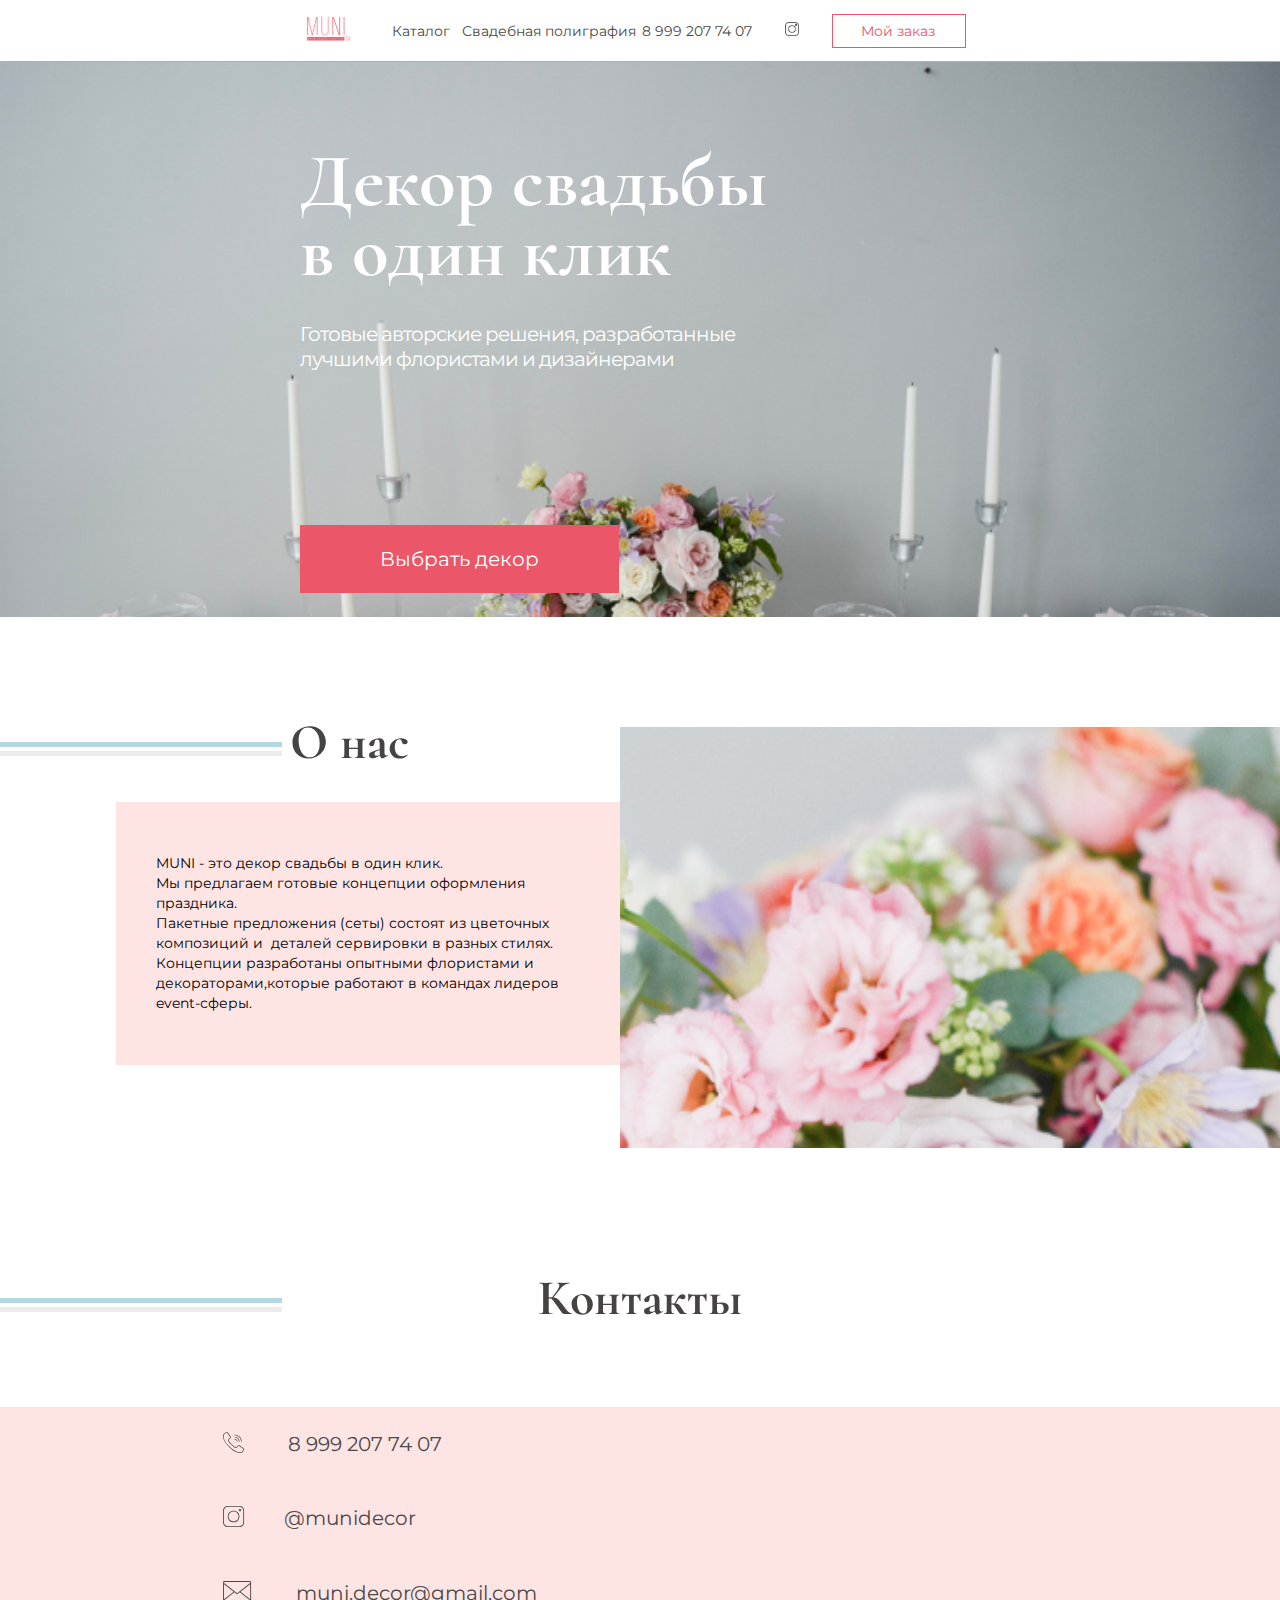
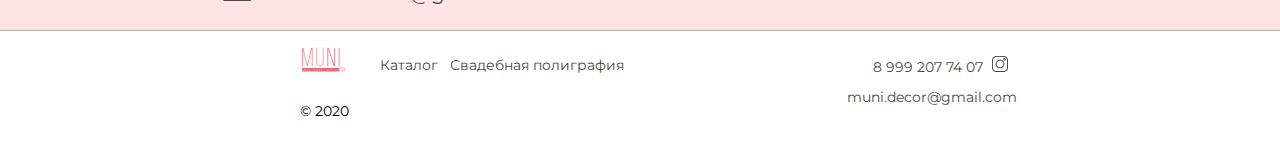
<file: index.html>
<!DOCTYPE html>
<html lang="en">

<head>
	<meta charset="UTF-8">
	<meta http-equiv="X-UA-Compatible" content="IE=edge">
	<meta name="viewport" content="width=device-width, initial-scale=1.0">
	<link rel="preconnect" href="https://fonts.gstatic.com">
	<link rel="preconnect" href="https://fonts.gstatic.com">
	<link
		href="https://fonts.googleapis.com/css2?family=Cormorant:wght@700&family=Montserrat:wght@400;500;700&family=Roboto:wght@400;500&display=swap"
		rel="stylesheet">
	<link rel="stylesheet" href="css/reset.css">
	<link rel="stylesheet" href="css/style.css">
	<link rel="stylesheet" href="css/media.css">
	<title>Main</title>
</head>

<body>
	<div class="wrapper">
		<header class="header">
			<div class="container">
				<div class="header__inner">
					<div class="header__inner-logo">
						<a class="logo" href="index.html"><img class="header__logo" src="images/main/logo.svg"
								alt="logo"></a>
					</div>
					<div class="header__inner-menu">
						<nav class="menu">
							<ul class="menu__list">
								<li class="menu__list-logo">
									<a class="logo" href="index.html"><img class="menu__logo"
											src="images/main/mobile-logo.svg" alt="logo"></a>
								</li>
								<li class="menu__list-item">
									<a class="menu__list-link" href="styles.html">Каталог</a>
								</li>
								<li class="menu__list-item">
									<a class="menu__list-link" href="polygraphy.html">Свадебная полиграфия</a>
								</li>
							</ul>
					</div>
					<div class="header__inner-phone">
						<a class="header__inner-phone-link" href="tel:89992077407">8 999 207 74 07 </a>
					</div>
					<div class="header__inner-insta">
						<a class="insta-link" href="https://www.instagram.com/munidecor/"><img class="header__insta"
								src="images/main/insta-logo.png" alt="instagram"></a>
					</div>
					<div class="header__inner-btn">
						<a class="header__inner-link" href="order.html">Мой заказ</a>
					</div>
					<div class="btn__hide"></div>
					<div class="menu__btn">
						<span></span>
					</div>
				</div>
			</div>
		</header>
		<section class="top">
			<div class="container">
				<div class="top__inner">
					<h1 class="top__inner-title">Декор свадьбы<br> в один клик</h1>
					<h3 class="top__inner-text">Готовые авторские решения, разработанные<br> лучшими флористами и
						дизайнерами
					</h3>
					<a class="top__inner-btn" href="styles.html">Выбрать декор</a>
				</div>
			</div>
		</section>
		<section class="about">
			<div class="about__wrapper">
				<div class="about__content">
					<h2 class="about__title">О нас</h2>
					<div class="about__description">
						<p class="about__text">MUNI - это декор свадьбы в один клик.&nbsp;</p>
						<p class="about__text">Мы предлагаем готовые концепции оформления&nbsp; праздника.</p>
						<p class="about__text">Пакетные предложения (сеты) состоят из цветочных&nbsp; композиций и&nbsp;
							деталей
							сервировки в разных стилях.</p>
						<p class="about__text">Концепции разработаны опытными флористами и декораторами,которые
							работают в командах лидеров event-сферы.</p>
					</div>
				</div>
				<div class="about__image">
				</div>
			</div>
		</section>
		<section class="contact">
			<div class="contact__wrapper">
				<div class="contact__title">Контакты</div>
				<div class="contact__content">
					<a class="contact__phone" href="index.html">8 999 207 74 07 </a>
					<a class="contact__instagram" href="https://www.instagram.com/munidecor/">@munidecor</a>
					<a class="contact__mail" href="index.html">muni.decor@gmail.com</a>
				</div>
			</div>
	</div>
	</section>
	<footer class="footer">
		<div class="container">
			<div class="footer__wrapper">
				<div class="footer__logo">
					<a class="logo" href="index.html"><img class="header__logo" src="images/main/logo.svg"
							alt="logo"></a>
				</div>
				<div class="footer__menu">
					<nav class="menu">
						<ul class="menu__list">
							<li class="menu__list-item">
								<a class="menu__list-link foot" href="styles.html">Каталог</a>
							</li>
							<li class="menu__list-item">
								<a class="menu__list-link foot" href="polygraphy.html">Свадебная полиграфия</a>
							</li>
						</ul>
				</div>
				<div class="footer__contacts">
					<div class="footer__phone">
						<a class="footer__phone-link" href="tel:89992077407">8 999 207 74 07 </a>
						<a class="footer__insta-link" href="https://www.instagram.com/munidecor/">
							<img src="images/main/insta16.png" alt="instagram"></a>
					</div>
					<div class="footer__mail">
						<a class="footer__link" href="index.html">muni.decor@gmail.com</a>
					</div>
				</div>
			</div>
			<div class="footer__year">
				<p class="footer__text">© 2020</p>
			</div>
		</div>
	</footer>
	</div>
	<script src="js/jquery.fancybox.min.js"></script>
	<script src="js/script.js"></script>
</body>

</html>
</file>
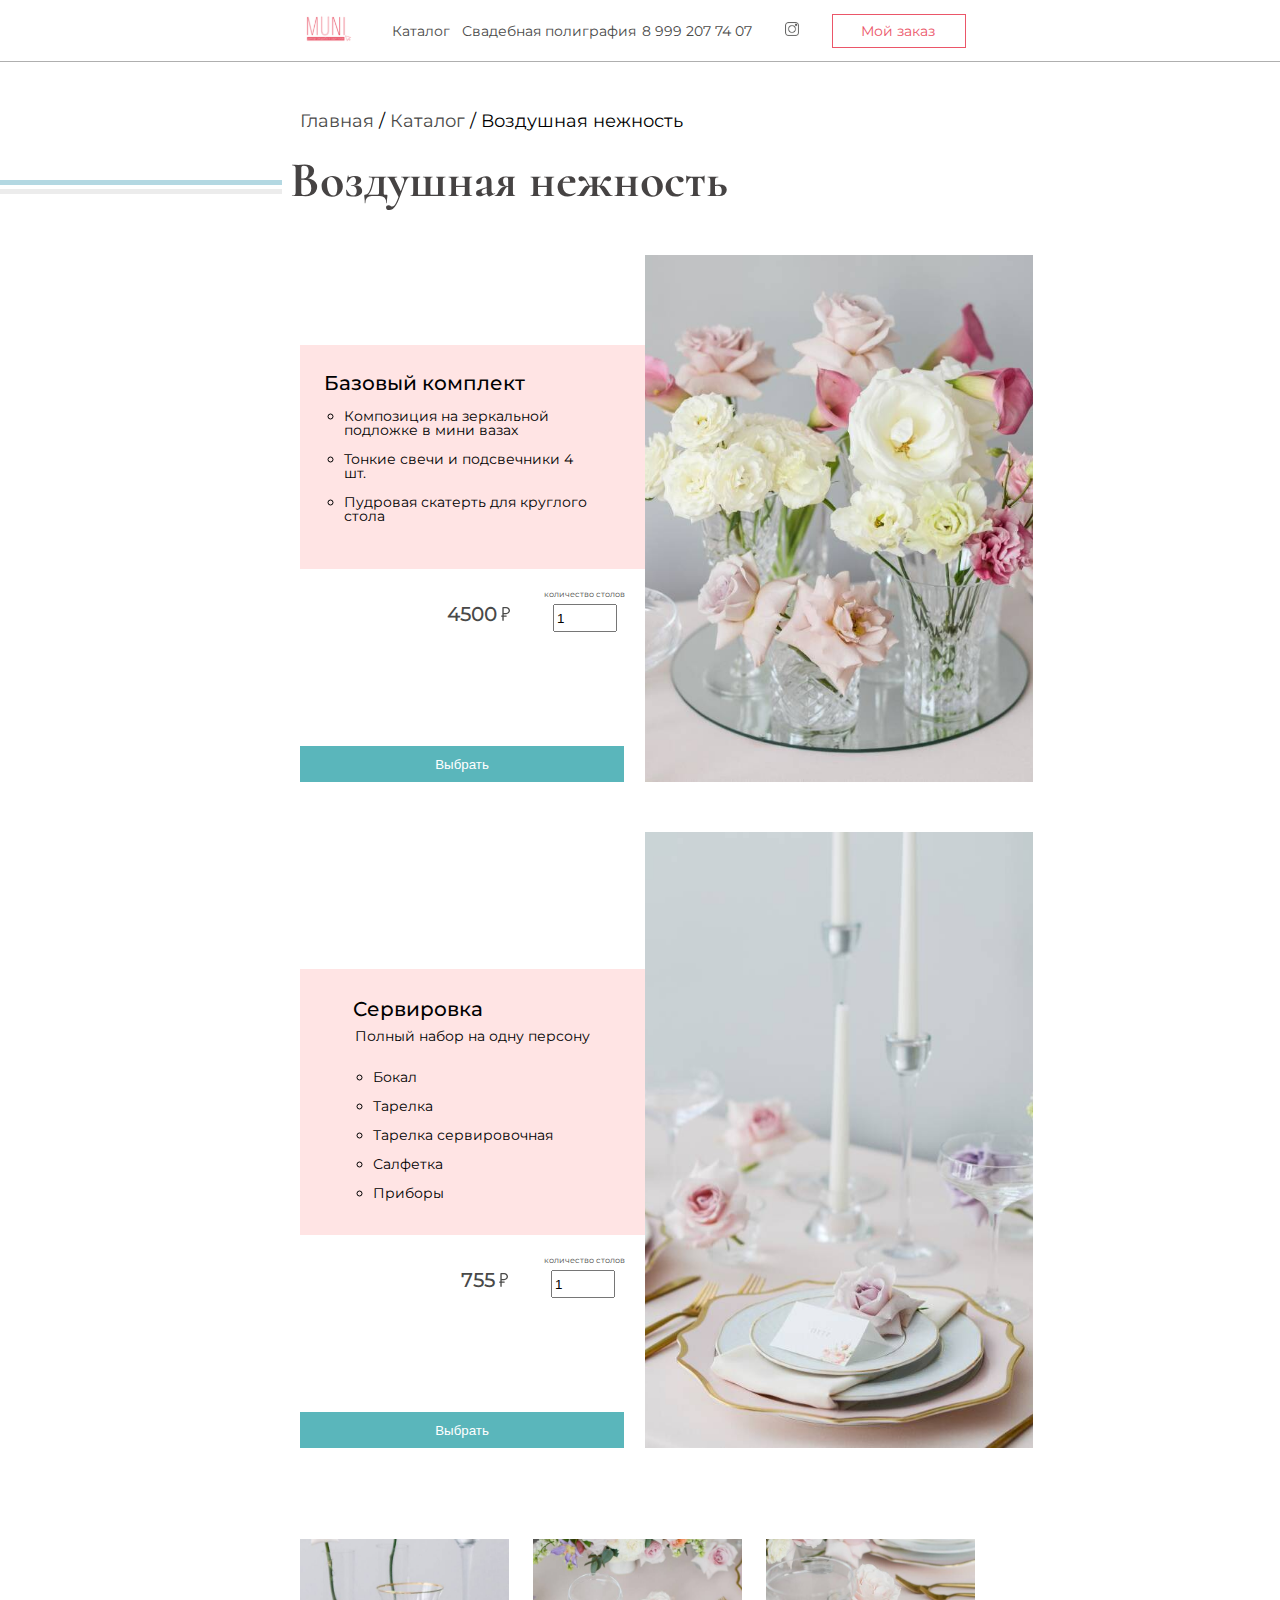
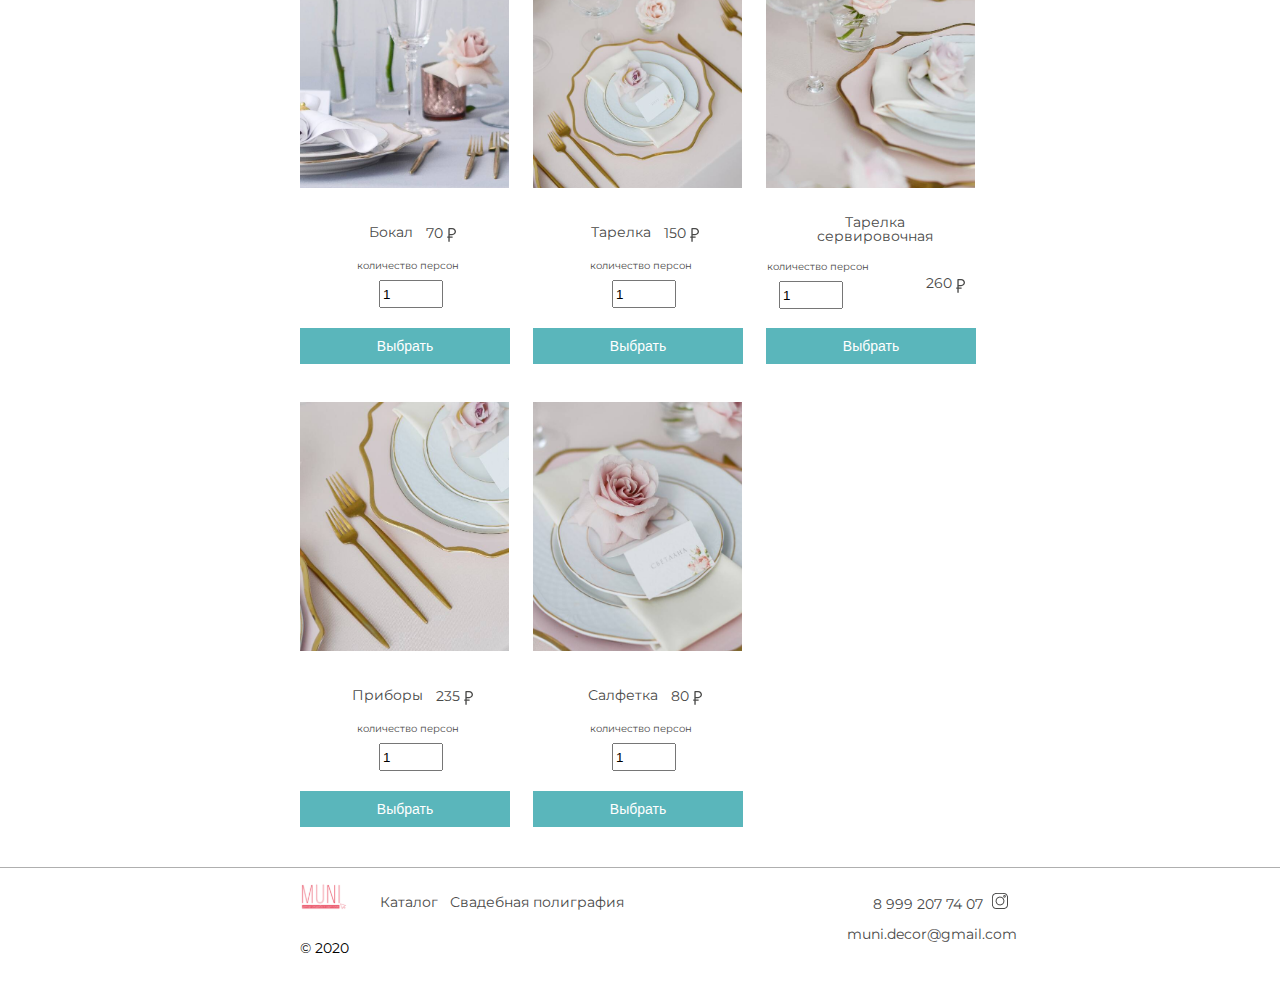
<file: air.html>
<!DOCTYPE html>
<html lang="en">
<head>
	<meta charset="UTF-8">
	<meta http-equiv="X-UA-Compatible" content="IE=edge">
	<meta name="viewport" content="width=device-width, initial-scale=1.0">
	<link rel="preconnect" href="https://fonts.gstatic.com">
	<link rel="preconnect" href="https://fonts.gstatic.com">
	<link
		href="https://fonts.googleapis.com/css2?family=Cormorant:wght@700&family=Montserrat:wght@400;500;700&family=Roboto:wght@400;500&display=swap"
		rel="stylesheet">
	<link rel="stylesheet" href="css/reset.css">
	<link rel="stylesheet" href="css/style.css">
	<link rel="stylesheet" href="css/media.css">
	<title>Air</title>
</head>
<body>
	<div class="wrapper">
		<header class="header">
			<div class="container">
				<div class="header__inner">
					<div class="header__inner-logo">
						<a class="logo" href="index.html"><img class="header__logo" src="images/main/logo.svg" alt="logo"></a>
					</div>
					<div class="header__inner-menu">
						<nav class="menu">
							<ul class="menu__list">
								<li class="menu__list-logo">
									<a class="logo" href="index.html"><img class="menu__logo" src="images/main/mobile-logo.svg"
											alt="logo"></a>
								</li>
								<li class="menu__list-item">
									<a class="menu__list-link" href="styles.html">Каталог</a>
								</li>
								<li class="menu__list-item">
									<a class="menu__list-link" href="polygraphy.html">Свадебная полиграфия</a>
								</li>
							</ul>
					</div>
					<div class="header__inner-phone">
						<a class="header__inner-phone-link" href="tel:89992077407">8 999 207 74 07 </a>
					</div>
					<div class="header__inner-insta">
						<a class="insta-link" href="https://www.instagram.com/munidecor/"><img class="header__insta"
								src="images/main/insta-logo.png" alt="instagram"></a>
					</div>
					<div class="header__inner-btn">
						<a class="header__inner-link" href="order.html">Мой заказ</a>
					</div>
					<div class="btn__hide"></div>
					<div class="menu__btn">
						<span></span>
					</div>
				</div>
			</div>
		</header>
		<section class="air__top">
			<div class="container">
				<div class="wed__nav">
					<a href="index.html" class="wed__nav-main">Главная</a>
					<span class="wed__nav-slash">/</span>
					<a href="styles.html" class="wed__nav-styles">Каталог</a>
					<span class="wed__nav-slash">/</span>
					<span class="wed__nav-styles">Воздушная нежность</span>
				</div>
			</div>
			<div class="styles">
				<h2 class="about__title title softness__title">Воздушная нежность</h2>
			</div>
	</div>
	</section>
	<section class="air__base">
		<div class="container">
			<div class="wed__base-inner">
				<div class="wed__base-content">
					<div class="wed__base-content-items">
						<div class="wed__base-wrapper">
						<h3 class="wed__base-title">Базовый комплект</h3>
						<ul class="wed__base-description">
							<li class="wed__base-item">Композиция на зеркальной подложке в мини вазах</li>
							<li class="wed__base-item">Тонкие свечи и подсвечники 4 шт. </li>
							<li class="wed__base-item">Пудровая скатерть для круглого стола</li>
						</ul>
					</div>
					</div>
					<div class="wed__base-inner-content">
						<h6 class="wed__base-inner-subtext">количество столов</h6>
						<div class="wed__base-price-content">
							<span class="wed__base-price">4500</span>
							<input class="wed__base-number" type="number" min="0" value="1">
						</div>
						<div class="wed__base-btn btn">
							<button class="wed__base-btn-link">Выбрать</button>
						</div>
					</div>
				</div>
				<img class="wed__base-image" src="images/air/air-base.jpg" alt="image">
			</div>
		</div>
	</section>
	<section class="air__service">
		<div class="container">
			<div class="wed__service-inner">
				<div class="modern__service-content">
					<div class="wed__service-content-items item-content">
						<div class="wed__service-wrapper">
						<h3 class="wed__service-title">Сервировка</h3>
						<h3 class="wed__service-subtitle">Полный набор на одну персону</h3>
						<ul class="wed__service-description">
							<li class="wed__service-item">Бокал</li>
							<li class="wed__service-item">Тарелка</li>
							<li class="wed__service-item">Тарелка сервировочная</li>
							<li class="wed__service-item">Салфетка</li>
							<li class="wed__service-item">Приборы</li>
						</ul>
						</div>
					</div>
					<div class="wed__service-inner-content">
						<h6 class="wed__service-inner-subtext">количество столов</h6>
						<div class="wed__service-price-content">
							<span class="wed__service-price">755</span>
							<input class="wed__service-number" type="number" min="0" value="1">
						</div>
						<div class="wed__service-btn btn">
							<button class="wed__service-btn-link">Выбрать</button>
						</div>
					</div>
				</div>
				<img class="wed__base-image" src="images/air/air-service.jpg" alt="image">
			</div>
		</div>
	</section>
	<section class="air__service-goods">
		<div class="container">
			<div class="wed__item-elements">
				<div class="wed__item-element">
					<img class="wed__items-img" src="images/modern/glass.jpg" alt="image">
					<div class="wed__items-inner-content">
						<h3 class="wed__items-inner-title">Бокал</h3>
						<div class="wed__items-price-content">
							<span class="wed__items-price">70</span>
						</div>
					</div>
					<h6 class="wed__items-inner-subtext">количество персон</h6>
					<input class="wed__items-number" type="number" min="0" value="1">
					<div class="wed__items-btn">
						<button class="wed__items-btn-link">Выбрать</button>
					</div>
				</div>
				<div class="wed__items-element">
					<img class="wed__items-img" src="images/modern/plate.jpg" alt="image">
					<div class="wed__items-inner-content">
						<h3 class="wed__items-inner-title">Тарелка</h3>
						<div class="wed__items-price-content">
							<span class="wed__items-price">150</span>
						</div>
					</div>
					<h6 class="wed__items-inner-subtext">количество персон</h6>
					<input class="wed__items-number" type="number" min="0" value="1">
					<div class="wed__items-btn">
						<button class="wed__items-btn-link">Выбрать</button>
					</div>
				</div>
				<div class="wed__items-element">
					<img class="wed__items-img" src="images/modern/service-plate.jpg" alt="image">
					<div class="wed__items-inner-content inner__content">
						<h3 class="wed__items-inner-title inner__title">Тарелка сервировочная</h3>
						<div class="wed__items-price-content">
							<span class="wed__items-price item__price">260</span>
						</div>
					</div>
					<h6 class="wed__items-inner-subtext subtext__inner">количество персон</h6>
					<input class="wed__items-number item__number" type="number" min="0" value="1">
					<div class="wed__items-btn">
						<button class="wed__items-btn-link">Выбрать</button>
					</div>
				</div>
				<div class="wed__items-element">
					<img class="wed__items-img" src="images/modern/cutlery.jpg" alt="image">
					<div class="wed__items-inner-content">
						<h3 class="wed__items-inner-title">Приборы</h3>
						<div class="wed__items-price-content">
							<span class="wed__items-price">235</span>
						</div>
					</div>
					<h6 class="wed__items-inner-subtext">количество персон</h6>
					<input class="wed__items-number" type="number" min="0" value="1">
					<div class="wed__items-btn">
						<button class="wed__items-btn-link">Выбрать</button>
					</div>
				</div>
				<div class="wed__items-element">
					<img class="wed__items-img" src="images/modern/napkin.jpg" alt="image">
					<div class="wed__items-inner-content">
						<h3 class="wed__items-inner-title">Салфетка</h3>
						<div class="wed__items-price-content">
							<span class="wed__items-price">80</span>
						</div>
					</div>
					<h6 class="wed__items-inner-subtext">количество персон</h6>
					<input class="wed__items-number" type="number" min="0" value="1">
					<div class="wed__items-btn">
						<button class="wed__items-btn-link">Выбрать</button>
					</div>
				</div>
			</div>
		</div>
	</section>
<footer class="footer">
		<div class="container">
			<div class="footer__wrapper">
				<div class="footer__logo">
					<a class="logo" href="index.html"><img class="header__logo" src="images/main/logo.svg" alt="logo"></a>
				</div>
				<div class="footer__menu">
					<nav class="menu">
						<ul class="menu__list">
							<li class="menu__list-item">
								<a class="menu__list-link foot" href="styles.html">Каталог</a>
							</li>
							<li class="menu__list-item">
								<a class="menu__list-link foot" href="polygraphy.html">Свадебная полиграфия</a>
							</li>
						</ul>
				</div>
				<div class="footer__contacts">
					<div class="footer__phone">
						<a class="footer__phone-link" href="tel:89992077407">8 999 207 74 07 </a>
						<a class="footer__insta-link" href="https://www.instagram.com/munidecor/">
							<img src="images/main/insta16.png" alt="instagram"></a>
					</div>
					<div class="footer__mail">
						<a class="footer__link" href="index.html">muni.decor@gmail.com</a>
					</div>
				</div>
			</div>
			<div class="footer__year">
				<p class="footer__text">© 2020</p>
			</div>
		</div>
	</footer>
		</div>
	<script src="js/jquery.fancybox.min.js"></script>
	<script src="js/script.js"></script>
</body>
</html>
</file>
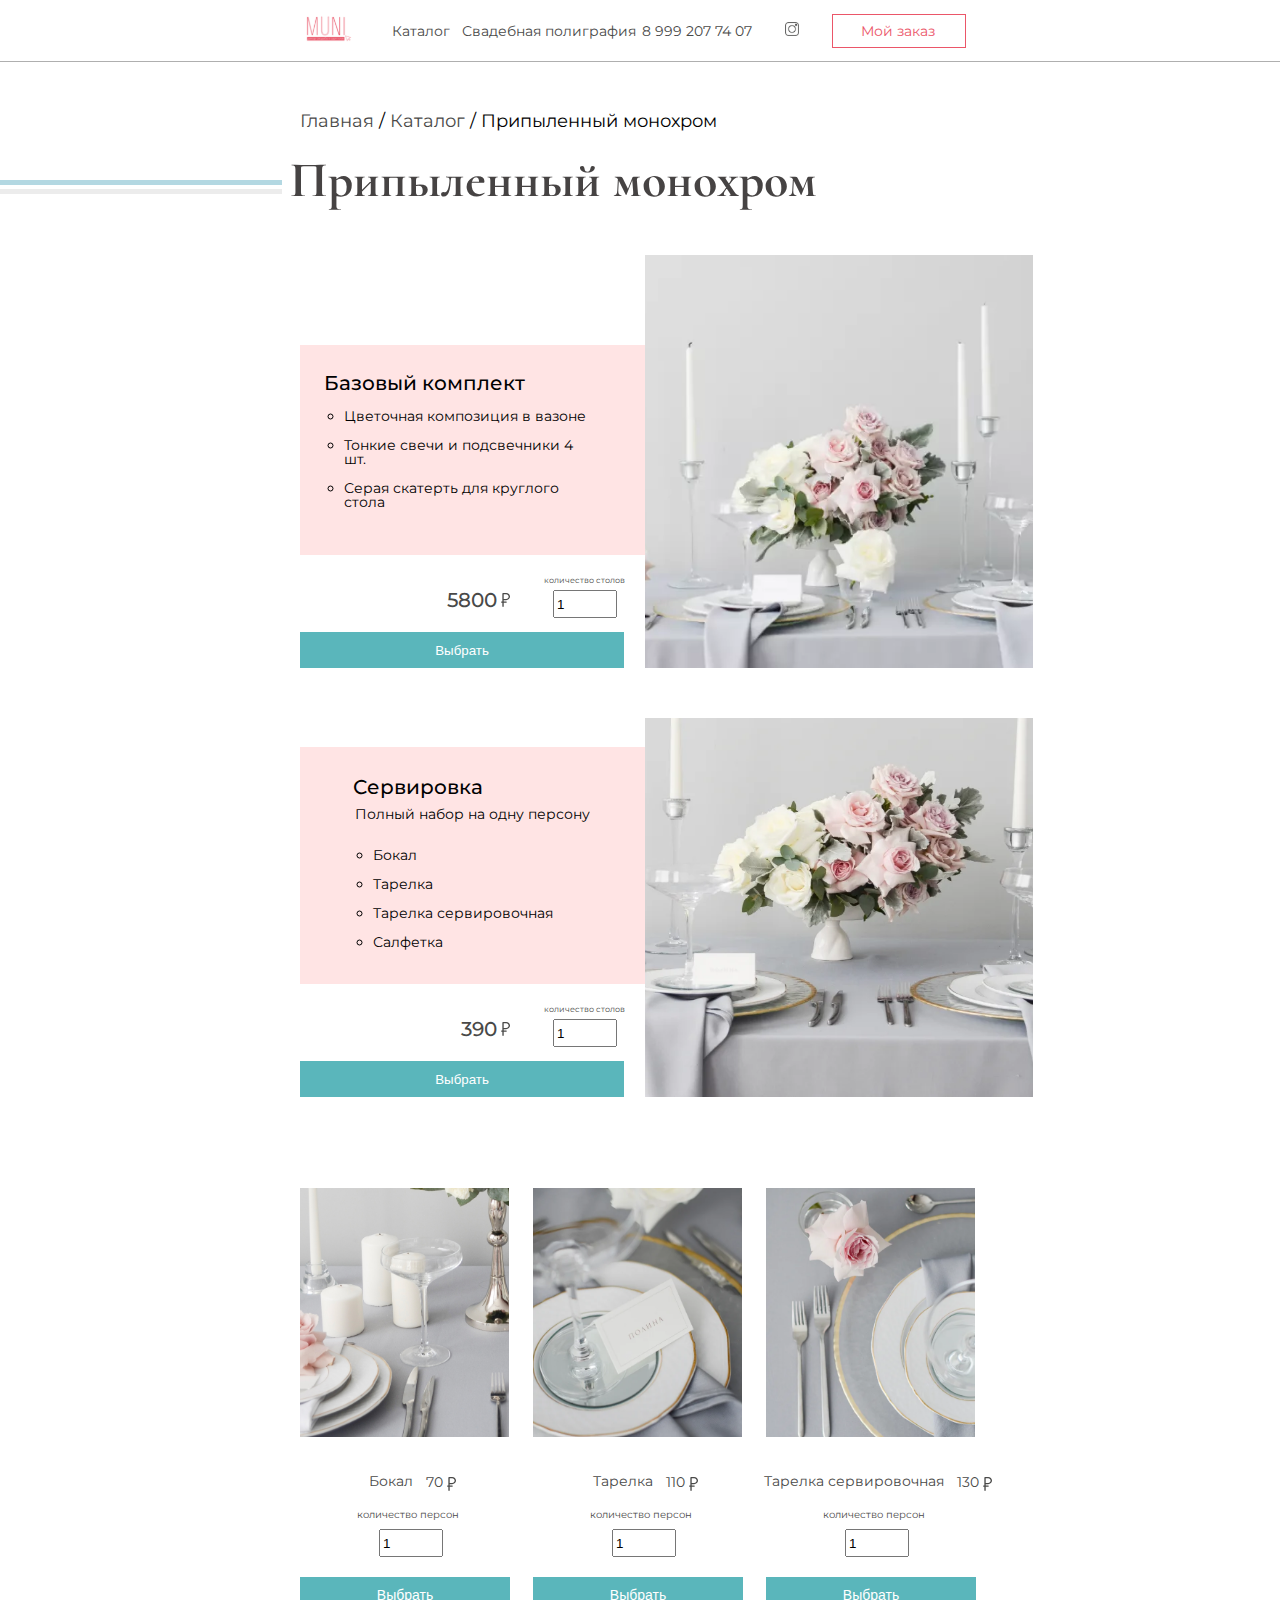
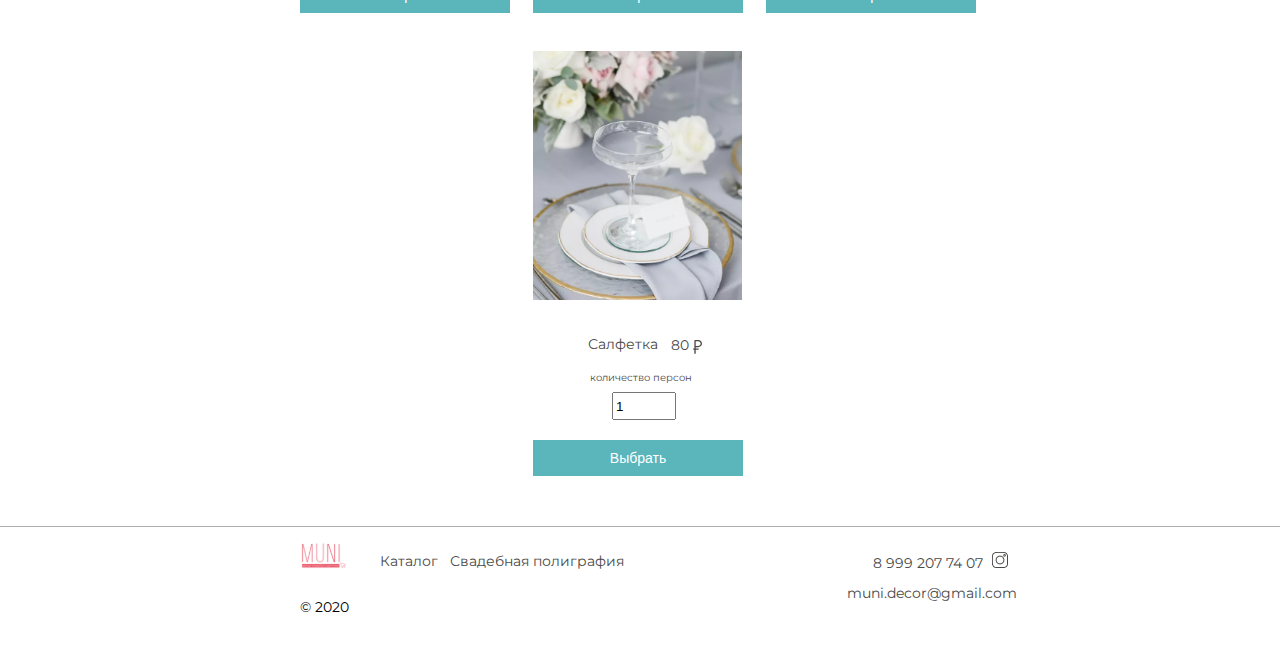
<file: dusty.html>
<!DOCTYPE html>
<html lang="en">

<head>
	<meta charset="UTF-8">
	<meta http-equiv="X-UA-Compatible" content="IE=edge">
	<meta name="viewport" content="width=device-width, initial-scale=1.0">
	<link rel="preconnect" href="https://fonts.gstatic.com">
	<link rel="preconnect" href="https://fonts.gstatic.com">
	<link
		href="https://fonts.googleapis.com/css2?family=Cormorant:wght@700&family=Montserrat:wght@400;500;700&family=Roboto:wght@400;500&display=swap"
		rel="stylesheet">
	<link rel="stylesheet" href="css/reset.css">
	<link rel="stylesheet" href="css/style.css">
	<link rel="stylesheet" href="css/media.css">
	<title>Dusty</title>
</head>

<body>
	<div class="wrapper">
		<header class="header">
			<div class="container">
				<div class="header__inner">
					<div class="header__inner-logo">
						<a class="logo" href="index.html"><img class="header__logo" src="images/main/logo.svg"
								alt="logo"></a>
					</div>
					<div class="header__inner-menu">
						<nav class="menu">
							<ul class="menu__list">
								<li class="menu__list-logo">
									<a class="logo" href="index.html"><img class="menu__logo"
											src="images/main/mobile-logo.svg" alt="logo"></a>
								</li>
								<li class="menu__list-item">
									<a class="menu__list-link" href="styles.html">Каталог</a>
								</li>
								<li class="menu__list-item">
									<a class="menu__list-link" href="polygraphy.html">Свадебная полиграфия</a>
								</li>
							</ul>
					</div>
					<div class="header__inner-phone">
						<a class="header__inner-phone-link" href="tel:89992077407">8 999 207 74 07 </a>
					</div>
					<div class="header__inner-insta">
						<a class="insta-link" href="https://www.instagram.com/munidecor/"><img class="header__insta"
								src="images/main/insta-logo.png" alt="instagram"></a>
					</div>
					<div class="header__inner-btn">
						<a class="header__inner-link" href="order.html">Мой заказ</a>
					</div>
					<div class="btn__hide"></div>
					<div class="menu__btn">
						<span></span>
					</div>
				</div>
			</div>
		</header>
		<section class="dusty__top">
			<div class="container">
				<div class="wed__nav">
					<a href="index.html" class="wed__nav-main">Главная</a>
					<span class="wed__nav-slash">/</span>
					<a href="styles.html" class="wed__nav-styles">Каталог</a>
					<span class="wed__nav-slash">/</span>
					<span class="wed__nav-styles">Припыленный монохром</span>
				</div>
			</div>
	</div>
	<div class="styles">
		<h2 class="about__title title dusty__title">Припыленный монохром</h2>
	</div>
	<section class="dusty__base">
		<div class="container">
			<div class="wed__base-inner">
				<div class="wed__base-content">
					<div class="wed__base-content-items">
						<div class="wed__base-wrapper">
							<h3 class="wed__base-title">Базовый комплект</h3>
							<ul class="wed__base-description">
								<li class="wed__base-item">Цветочная композиция в вазоне</li>
								<li class="wed__base-item">Тонкие свечи и подсвечники 4 шт. </li>
								<li class="wed__base-item">Серая скатерть для круглого стола</li>
							</ul>
						</div>
					</div>
					<div class="wed__base-inner-content">
						<h6 class="wed__base-inner-subtext">количество столов</h6>
						<div class="wed__base-price-content">
							<span class="wed__base-price">5800</span>
							<input class="wed__base-number" type="number" min="0" value="1">
						</div>
						<div class="wed__base-btn">
							<button class="wed__base-btn-link">Выбрать</button>
						</div>
					</div>
				</div>
				<img class="wed__base-image" src="images/dusty/dusty-base.webp" alt="image">
			</div>
		</div>
	</section>
	<section class="dusty__service">
		<div class="container">
			<div class="wed__service-inner">
				<div class="wed__service-content">
					<div class="wed__service-content-items">
						<div class="wed__service-wrapper">
							<h3 class="wed__service-title">Сервировка</h3>
							<h3 class="wed__service-subtitle">Полный набор на одну персону</h3>
							<ul class="wed__service-description">
								<li class="wed__service-item">Бокал</li>
								<li class="wed__service-item">Тарелка</li>
								<li class="wed__service-item">Тарелка сервировочная</li>
								<li class="wed__service-item">Салфетка</li>
							</ul>
						</div>
					</div>
					<div class="wed__service-inner-content">
						<h6 class="wed__service-inner-subtext">количество столов</h6>
						<div class="wed__service-price-content">
							<span class="wed__service-price">390</span>
							<input class="wed__service-number" type="number" min="0" value="1">
						</div>
						<div class="wed__service-btn">
							<button class="wed__service-btn-link">Выбрать</button>
						</div>
					</div>
				</div>
				<img class="wed__base-image" src="images/dusty/dusty-service.webp" alt="image">
			</div>
		</div>
	</section>
	<section class="wed__service-goods">
		<div class="container">
			<div class="wed__item-elements">
				<div class="wed__item-element">
					<img class="wed__items-img" src="images/violet/glass.jpg" alt="image">
					<div class="wed__items-inner-content">
						<h3 class="wed__items-inner-title">Бокал</h3>
						<div class="wed__items-price-content">
							<span class="wed__items-price">70</span>
						</div>
					</div>
					<h6 class="wed__items-inner-subtext">количество персон</h6>
					<input class="wed__items-number" type="number" min="0" value="1">
					<div class="wed__items-btn">
						<button class="wed__items-btn-link">Выбрать</button>
					</div>
				</div>
				<div class="wed__items-element">
					<img class="wed__items-img" src="images/dusty/plate.webp" alt="image">
					<div class="wed__items-inner-content">
						<h3 class="wed__items-inner-title">Тарелка</h3>
						<div class="wed__items-price-content">
							<span class="wed__items-price">110</span>
						</div>
					</div>
					<h6 class="wed__items-inner-subtext">количество персон</h6>
					<input class="wed__items-number" type="number" min="0" value="1">
					<div class="wed__items-btn">
						<button class="wed__items-btn-link">Выбрать</button>
					</div>
				</div>
				<div class="wed__items-element">
					<img class="wed__items-img" src="images/dusty/service-plate.webp" alt="image">
					<div class="wed__items-inner-content">
						<h3 class="wed__items-inner-title">Тарелка сервировочная</h3>
						<div class="wed__items-price-content">
							<span class="wed__items-price">130</span>
						</div>
					</div>
					<h6 class="wed__items-inner-subtext">количество персон</h6>
					<input class="wed__items-number" type="number" min="0" value="1">
					<div class="wed__items-btn">
						<button class="wed__items-btn-link">Выбрать</button>
					</div>
				</div>
				<div class="wed__items-element element__item">
					<img class="wed__items-img" src="images/dusty/napkin.webp" alt="image">
					<div class="wed__items-inner-content">
						<h3 class="wed__items-inner-title">Салфетка</h3>
						<div class="wed__items-price-content">
							<span class="wed__items-price">80</span>
						</div>
					</div>
					<h6 class="wed__items-inner-subtext">количество персон</h6>
					<input class="wed__items-number" type="number" min="0" value="1">
					<div class="wed__items-btn">
						<button class="wed__items-btn-link">Выбрать</button>
					</div>
				</div>
			</div>
		</div>
	</section>
	<footer class="footer">
		<div class="container">
			<div class="footer__wrapper">
				<div class="footer__logo">
					<a class="logo" href="index.html"><img class="header__logo" src="images/main/logo.svg"
							alt="logo"></a>
				</div>
				<div class="footer__menu">
					<nav class="menu">
						<ul class="menu__list">
							<li class="menu__list-item">
								<a class="menu__list-link foot" href="styles.html">Каталог</a>
							</li>
							<li class="menu__list-item">
								<a class="menu__list-link foot" href="polygraphy.html">Свадебная полиграфия</a>
							</li>
						</ul>
				</div>
				<div class="footer__contacts">
					<div class="footer__phone">
						<a class="footer__phone-link" href="tel:89992077407">8 999 207 74 07 </a>
						<a class="footer__insta-link" href="https://www.instagram.com/munidecor/">
							<img src="images/main/insta16.png" alt="instagram"></a>
					</div>
					<div class="footer__mail">
						<a class="footer__link" href="index.html">muni.decor@gmail.com</a>
					</div>
				</div>
			</div>
			<div class="footer__year">
				<p class="footer__text">© 2020</p>
			</div>
		</div>
	</footer>
	</div>
	<script src="js/jquery.fancybox.min.js"></script>
	<script src="js/script.js"></script>
</body>

</html
</file>
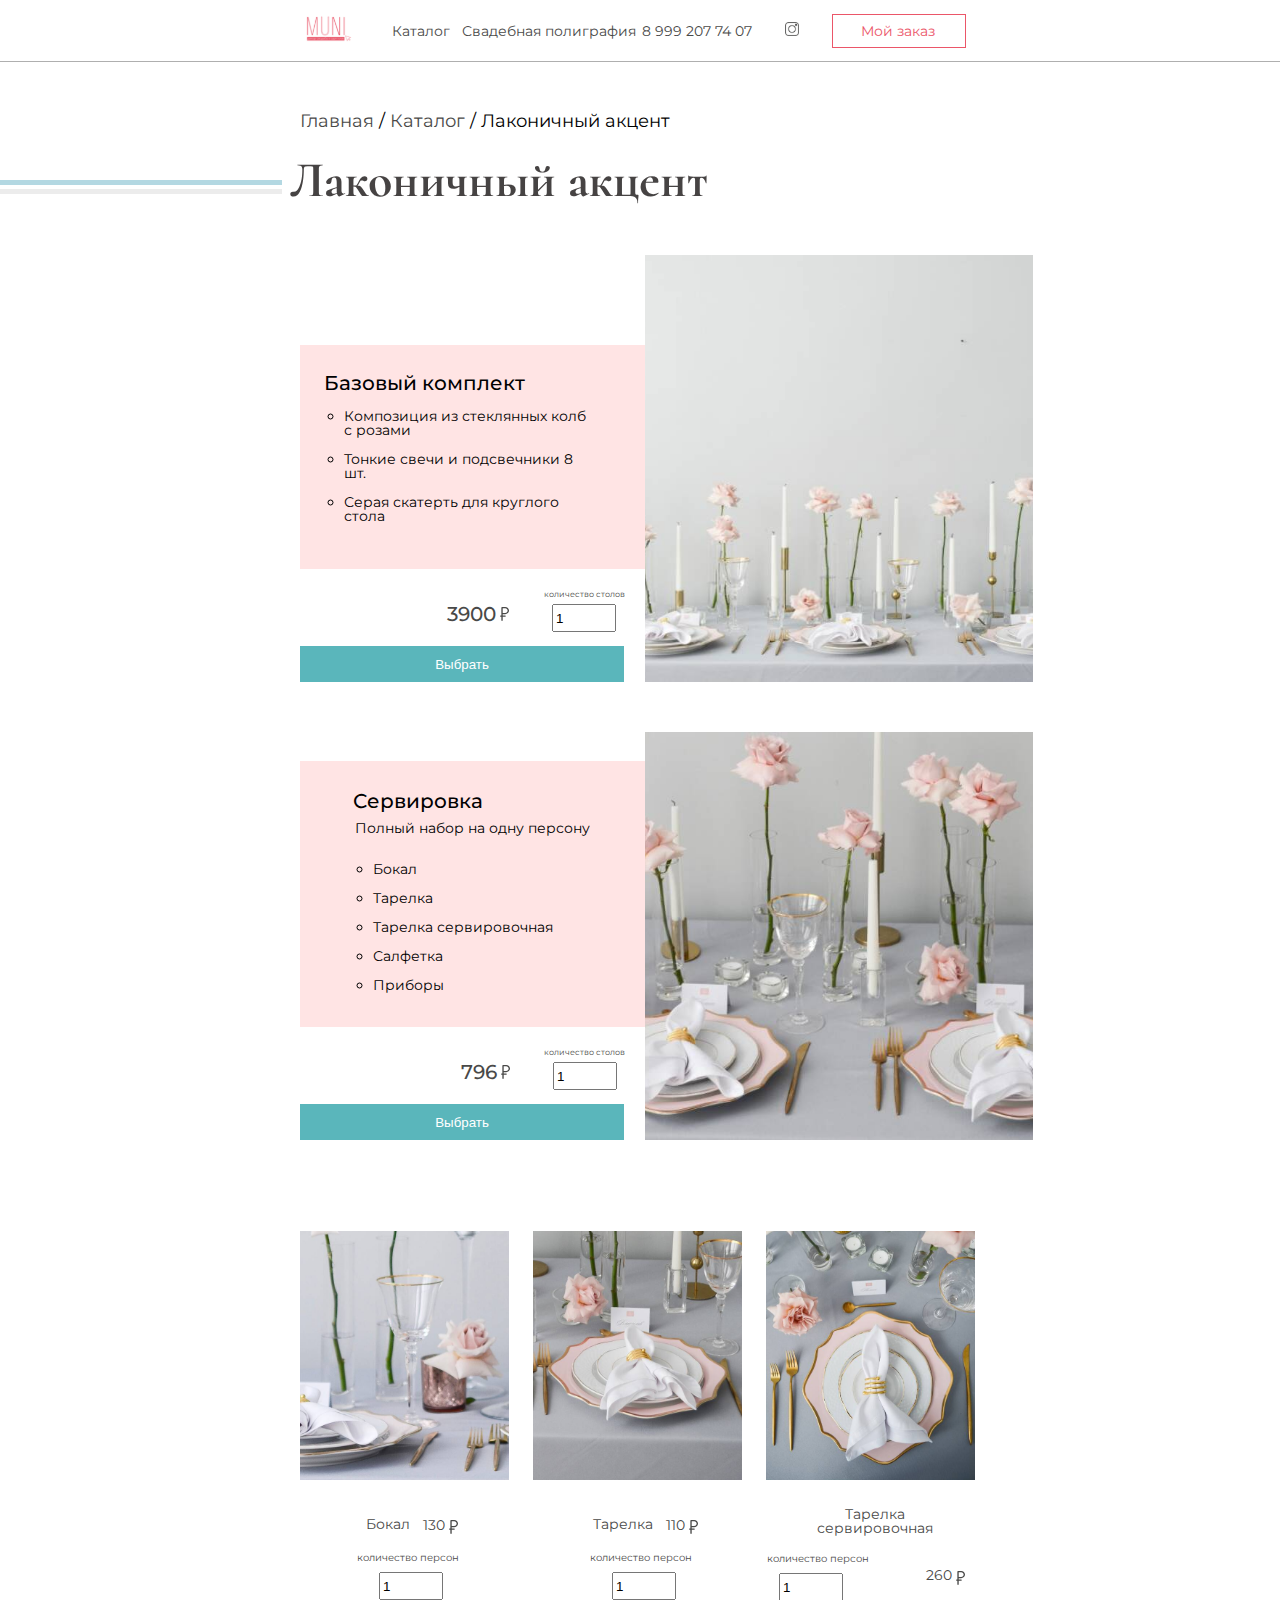
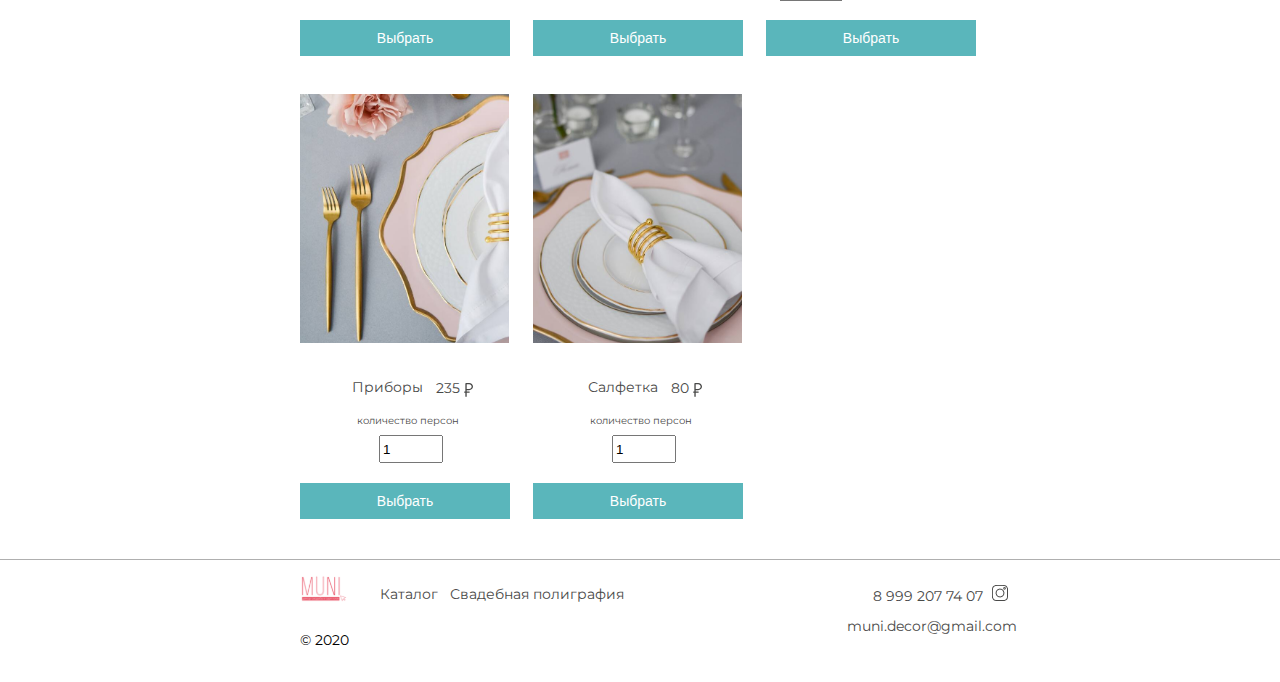
<file: laconic.html>
<!DOCTYPE html>
<html lang="en">

<head>
	<meta charset="UTF-8">
	<meta http-equiv="X-UA-Compatible" content="IE=edge">
	<meta name="viewport" content="width=device-width, initial-scale=1.0">
	<link rel="preconnect" href="https://fonts.gstatic.com">
	<link rel="preconnect" href="https://fonts.gstatic.com">
	<link
		href="https://fonts.googleapis.com/css2?family=Cormorant:wght@700&family=Montserrat:wght@400;500;700&family=Roboto:wght@400;500&display=swap"
		rel="stylesheet">
	<link rel="stylesheet" href="css/reset.css">
	<link rel="stylesheet" href="css/style.css">
	<link rel="stylesheet" href="css/media.css">
	<title>laconic</title>
</head>

<body>
	<div class="wrapper">
		<header class="header">
			<div class="container">
				<div class="header__inner">
					<div class="header__inner-logo">
						<a class="logo" href="index.html"><img class="header__logo" src="images/main/logo.svg"
								alt="logo"></a>
					</div>
					<div class="header__inner-menu">
						<nav class="menu">
							<ul class="menu__list">
								<li class="menu__list-logo">
									<a class="logo" href="index.html"><img class="menu__logo"
											src="images/main/mobile-logo.svg" alt="logo"></a>
								</li>
								<li class="menu__list-item">
									<a class="menu__list-link" href="styles.html">Каталог</a>
								</li>
								<li class="menu__list-item">
									<a class="menu__list-link" href="polygraphy.html">Свадебная полиграфия</a>
								</li>
							</ul>
					</div>
					<div class="header__inner-phone">
						<a class="header__inner-phone-link" href="tel:89992077407">8 999 207 74 07 </a>
					</div>
					<div class="header__inner-insta">
						<a class="insta-link" href="https://www.instagram.com/munidecor/"><img class="header__insta"
								src="images/main/insta-logo.png" alt="instagram"></a>
					</div>
					<div class="header__inner-btn">
						<a class="header__inner-link" href="order.html">Мой заказ</a>
					</div>
					<div class="btn__hide"></div>
					<div class="menu__btn">
						<span></span>
					</div>
				</div>
			</div>
		</header>
		<section class="laconic__top">
			<div class="container">
				<div class="wed__nav">
					<a class="wed__nav-main" href="index.html">Главная</a>
					<span class="wed__nav-slash">/</span>
					<a class="wed__nav-styles" href="styles.html">Каталог</a>
					<span class="wed__nav-slash">/</span>
					<span class="wed__nav-styles">Лаконичный акцент</span>
				</div>
			</div>
	</div>
	<div class="styles">
		<h2 class="about__title title softness__title">Лаконичный акцент</h2>
	</div>
	</section>
	<section class="laconic__base">
		<div class="container">
			<div class="wed__base-inner">
				<div class="wed__base-content">
					<div class="wed__base-content-items">
						<div class="wed__base-wrapper">
							<h3 class="wed__base-title">Базовый комплект</h3>
							<ul class="wed__base-description">
								<li class="wed__base-item">Композиция из стеклянных колб с розами</li>
								<li class="wed__base-item">Тонкие свечи и подсвечники 8 шт. </li>
								<li class="wed__base-item">Серая скатерть для круглого стола</li>
							</ul>
						</div>
					</div>
					<div class="wed__base-inner-content">
						<h6 class="wed__base-inner-subtext">количество столов</h6>
						<div class="wed__base-price-content">
							<span class="wed__base-price">3900</span>
							<input class="wed__base-number" type="number" min="0" value="1">
						</div>
						<div class="wed__base-btn">
							<button class="wed__base-btn-link">Выбрать</button>
						</div>
					</div>
				</div>
				<img class="wed__base-image" src="images/laconic/laconic-base.jpg" alt="image">
			</div>
		</div>
	</section>
	<section class="laconic__service">
		<div class="container">
			<div class="wed__service-inner">
				<div class="wed__service-content">
					<div class="wed__service-content-items">
						<div class="wed__service-wrapper">
							<h3 class="wed__service-title">Сервировка</h3>
							<h3 class="wed__service-subtitle">Полный набор на одну персону</h3>
							<ul class="wed__service-description">
								<li class="wed__service-item">Бокал</li>
								<li class="wed__service-item">Тарелка</li>
								<li class="wed__service-item">Тарелка сервировочная</li>
								<li class="wed__service-item">Салфетка</li>
								<li class="wed__service-item">Приборы</li>
							</ul>
						</div>
					</div>
					<div class="wed__service-inner-content">
						<h6 class="wed__service-inner-subtext">количество столов</h6>
						<div class="wed__service-price-content">
							<span class="wed__service-price">796</span>
							<input class="wed__service-number" type="number" min="0" value="1">
						</div>
						<div class="wed__service-btn">
							<button class="wed__service-btn-link">Выбрать</button>
						</div>
					</div>
				</div>
				<img class="wed__base-image" src="images/laconic/laconic-service.jpg" alt="image">
			</div>
		</div>
	</section>
	<section class="laconic__service-goods">
		<div class="container">
			<div class="wed__item-elements">
				<div class="wed__item-element">
					<img class="wed__items-img" src="images/laconic/glass.jpg" alt="image">
					<div class="wed__items-inner-content">
						<h3 class="wed__items-inner-title">Бокал</h3>
						<div class="wed__items-price-content">
							<span class="wed__items-price">130</span>
						</div>
					</div>
					<h6 class="wed__items-inner-subtext">количество персон</h6>
					<input class="wed__items-number" type="number" min="0" value="1">
					<div class="wed__items-btn">
						<button class="wed__items-btn-link">Выбрать</button>
					</div>
				</div>
				<div class="wed__items-element">
					<img class="wed__items-img" src="images/laconic/plate.jpg" alt="image">
					<div class="wed__items-inner-content">
						<h3 class="wed__items-inner-title">Тарелка</h3>
						<div class="wed__items-price-content">
							<span class="wed__items-price">110</span>
						</div>
					</div>
					<h6 class="wed__items-inner-subtext">количество персон</h6>
					<input class="wed__items-number" type="number" min="0" value="1">
					<div class="wed__items-btn">
						<button class="wed__items-btn-link">Выбрать</button>
					</div>
				</div>
				<div class="wed__items-element">
					<img class="wed__items-img" src="images/laconic/service-plate.jpg" alt="image">
					<div class="wed__items-inner-content inner__content">
						<h3 class="wed__items-inner-title inner__title">Тарелка сервировочная</h3>
						<div class="wed__items-price-content">
							<span class="wed__items-price item__price">260</span>
						</div>
					</div>
					<h6 class="wed__items-inner-subtext subtext__inner">количество персон</h6>
					<input class="wed__items-number item__number" type="number" min="0" value="1">
					<div class="wed__items-btn">
						<button class="wed__items-btn-link">Выбрать</button>
					</div>
				</div>
				<div class="wed__items-element">
					<img class="wed__items-img" src="images/laconic/cutlery.jpg" alt="image">
					<div class="wed__items-inner-content">
						<h3 class="wed__items-inner-title">Приборы</h3>
						<div class="wed__items-price-content">
							<span class="wed__items-price">235</span>
						</div>
					</div>
					<h6 class="wed__items-inner-subtext">количество персон</h6>
					<input class="wed__items-number" type="number" min="0" value="1">
					<div class="wed__items-btn">
						<button class="wed__items-btn-link">Выбрать</button>
					</div>
				</div>
				<div class="wed__items-element">
					<img class="wed__items-img" src="images/laconic/napkin.jpg" alt="image">
					<div class="wed__items-inner-content">
						<h3 class="wed__items-inner-title">Салфетка</h3>
						<div class="wed__items-price-content">
							<span class="wed__items-price">80</span>
						</div>
					</div>
					<h6 class="wed__items-inner-subtext">количество персон</h6>
					<input class="wed__items-number" type="number" min="0" value="1">
					<div class="wed__items-btn">
						<button class="wed__items-btn-link">Выбрать</button>
					</div>
				</div>
			</div>
		</div>
	</section>
	<footer class="footer">
		<div class="container">
			<div class="footer__wrapper">
				<div class="footer__logo">
					<a class="logo" href="index.html"><img class="header__logo" src="images/main/logo.svg"
							alt="logo"></a>
				</div>
				<div class="footer__menu">
					<nav class="menu">
						<ul class="menu__list">
							<li class="menu__list-item">
								<a class="menu__list-link foot" href="styles.html">Каталог</a>
							</li>
							<li class="menu__list-item">
								<a class="menu__list-link foot" href="polygraphy.html">Свадебная полиграфия</a>
							</li>
						</ul>
				</div>
				<div class="footer__contacts">
					<div class="footer__phone">
						<a class="footer__phone-link" href="tel:89992077407">8 999 207 74 07 </a>
						<a class="footer__insta-link" href="https://www.instagram.com/munidecor/">
							<img src="images/main/insta16.png" alt="instagram"></a>
					</div>
					<div class="footer__mail">
						<a class="footer__link" href="index.html">muni.decor@gmail.com</a>
					</div>
				</div>
			</div>
			<div class="footer__year">
				<p class="footer__text">© 2020</p>
			</div>
		</div>
	</footer>
	</div>
	<script src="js/jquery.fancybox.min.js"></script>
	<script src="js/script.js"></script>
</body>

</html>
</file>
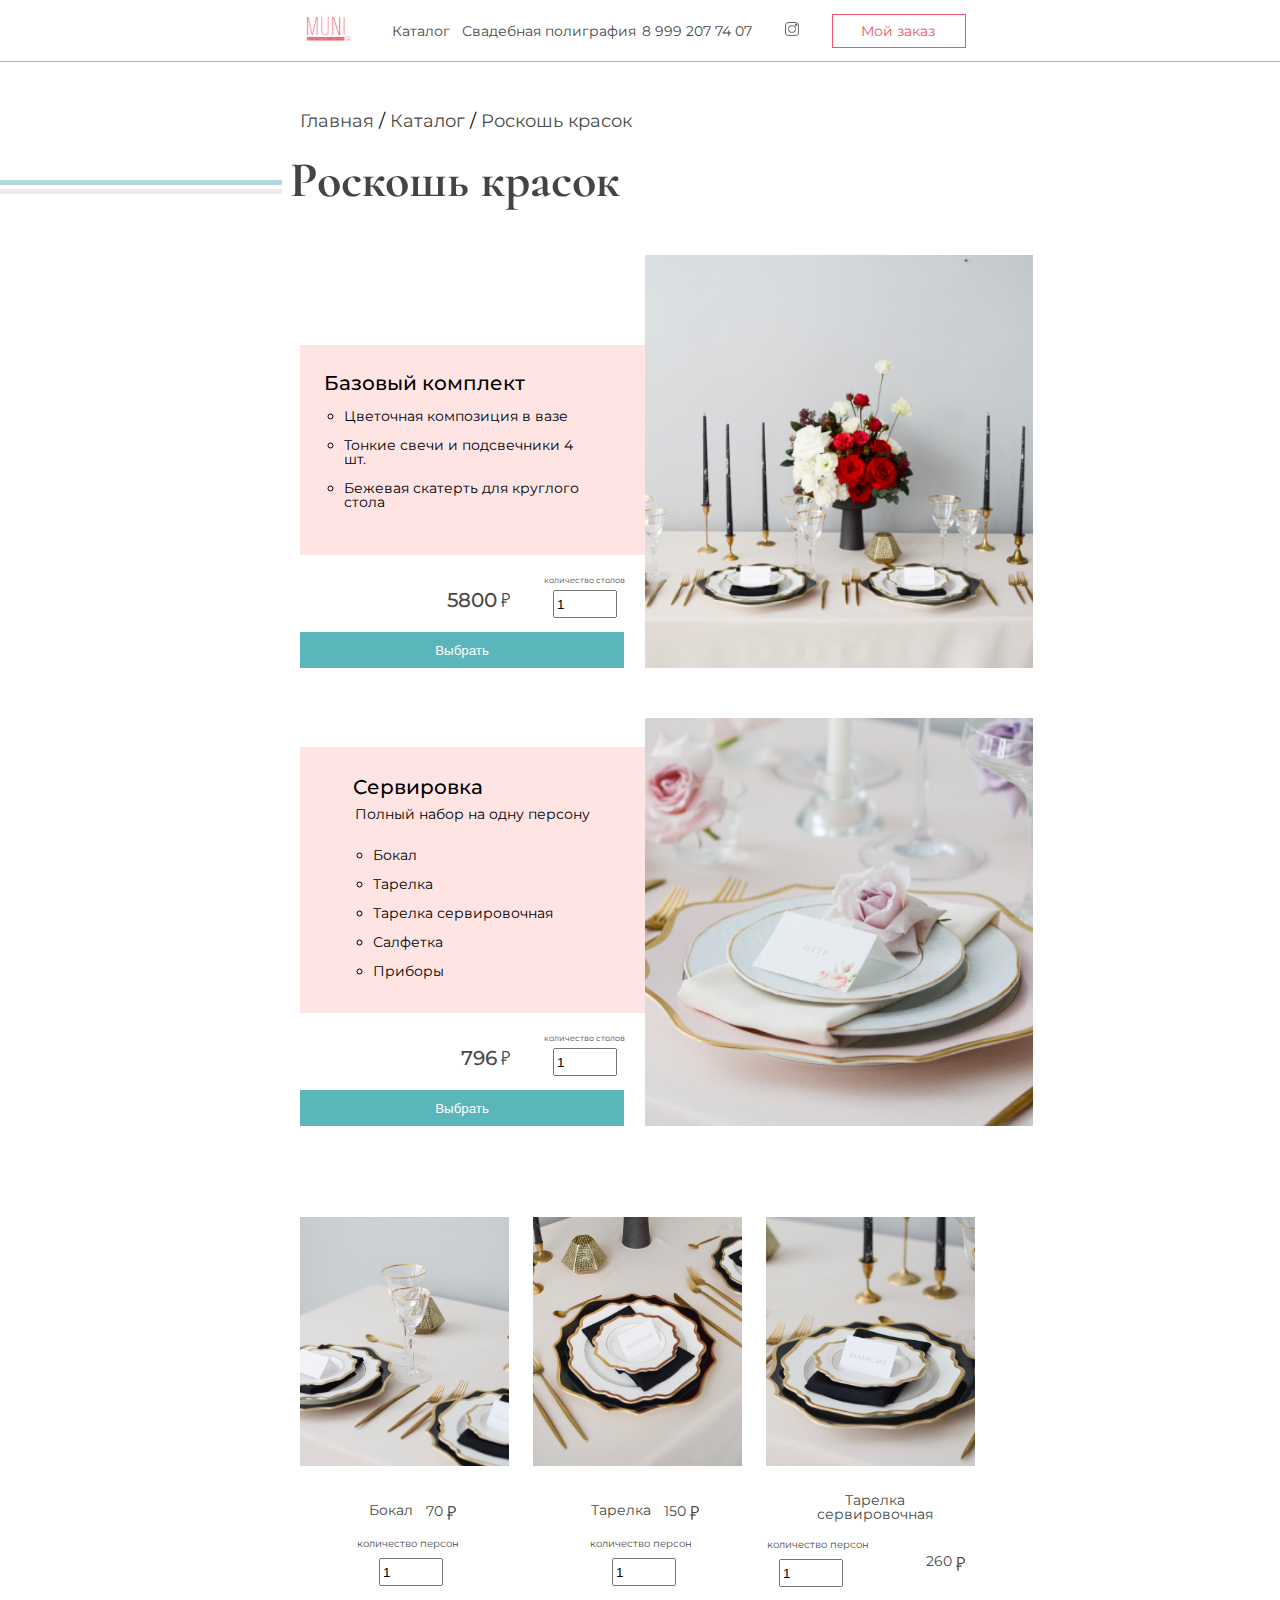
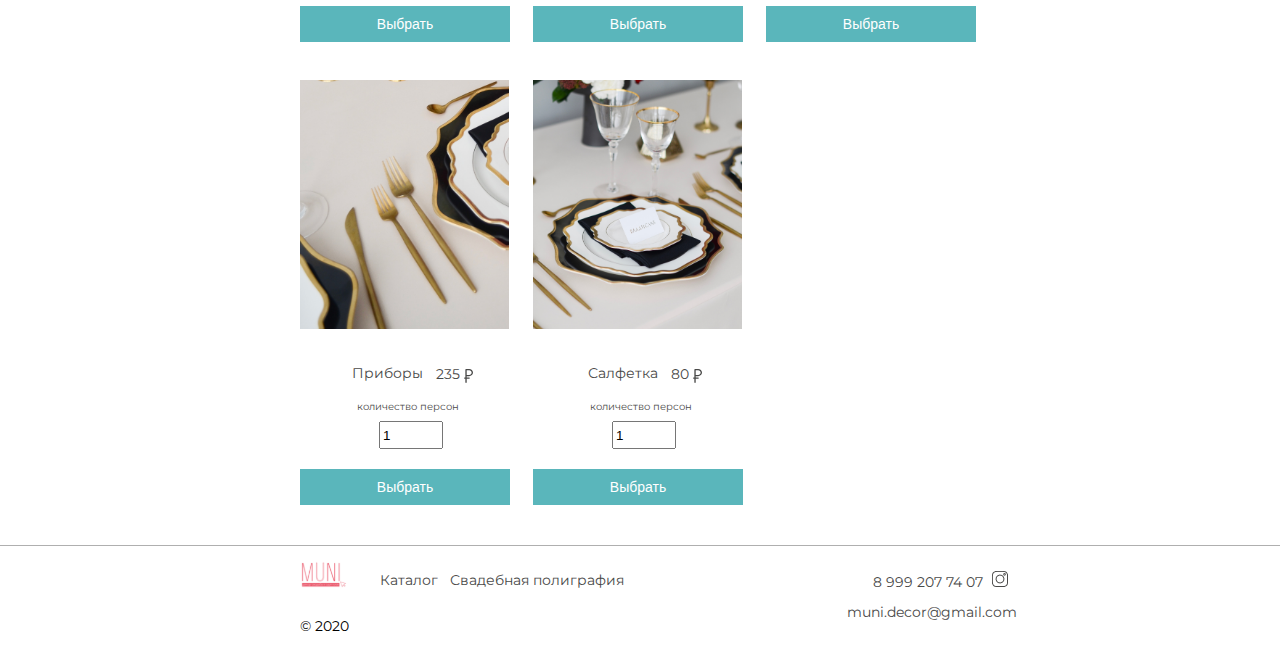
<file: luxury.html>
<!DOCTYPE html>
<html lang="en">

<head>
	<meta charset="UTF-8">
	<meta http-equiv="X-UA-Compatible" content="IE=edge">
	<meta name="viewport" content="width=device-width, initial-scale=1.0">
	<link rel="preconnect" href="https://fonts.gstatic.com">
	<link rel="preconnect" href="https://fonts.gstatic.com">
	<link
		href="https://fonts.googleapis.com/css2?family=Cormorant:wght@700&family=Montserrat:wght@400;500;700&family=Roboto:wght@400;500&display=swap"
		rel="stylesheet">
	<link rel="stylesheet" href="css/reset.css">
	<link rel="stylesheet" href="css/style.css">
	<link rel="stylesheet" href="css/media.css">
	<title>Luxury</title>
</head>

<body>
	<div class="wrapper">
		<header class="header">
			<div class="container">
				<div class="header__inner">
					<div class="header__inner-logo">
						<a class="logo" href="index.html"><img class="header__logo" src="images/main/logo.svg"
								alt="logo"></a>
					</div>
					<div class="header__inner-menu">
						<nav class="menu">
							<ul class="menu__list">
								<li class="menu__list-logo">
									<a class="logo" href="index.html"><img class="menu__logo"
											src="images/main/mobile-logo.svg" alt="logo"></a>
								</li>
								<li class="menu__list-item">
									<a class="menu__list-link" href="styles.html">Каталог</a>
								</li>
								<li class="menu__list-item">
									<a class="menu__list-link" href="polygraphy.html">Свадебная полиграфия</a>
								</li>
							</ul>
					</div>
					<div class="header__inner-phone">
						<a class="header__inner-phone-link" href="tel:89992077407">8 999 207 74 07 </a>
					</div>
					<div class="header__inner-insta">
						<a class="insta-link" href="https://www.instagram.com/munidecor/"><img class="header__insta"
								src="images/main/insta-logo.png" alt="instagram"></a>
					</div>
					<div class="header__inner-btn">
						<a class="header__inner-link" href="order.html">Мой заказ</a>
					</div>
					<div class="btn__hide"></div>
					<div class="menu__btn">
						<span></span>
					</div>
				</div>
			</div>
		</header>
		<section class="luxury__top">
			<div class="container">
				<div class="wed__nav">
					<a href="index.html" class="wed__nav-main">Главная</a>
					<span class="wed__nav-slash">/</span>
					<a href="styles.html" class="wed__nav-styles">Каталог</a>
					<span class="wed__nav-slash">/</span>
					<a href="#" class="wed__nav-styles">Роскошь красок</a>
				</div>
			</div>
			<div class="styles">
				<h2 class="about__title title luxury__title">Роскошь красок</h2>
			</div>
	</div>
	</section>
	<section class="luxury__base">
		<div class="container">
			<div class="wed__base-inner">
				<div class="wed__base-content">
					<div class="wed__base-content-items">
						<div class="wed__base-wrapper">
							<h3 class="wed__base-title">Базовый комплект</h3>
							<ul class="wed__base-description">
								<li class="wed__base-item">Цветочная композиция в вазе</li>
								<li class="wed__base-item">Тонкие свечи и подсвечники 4 шт. </li>
								<li class="wed__base-item">Бежевая скатерть для круглого стола</li>
							</ul>
						</div>
					</div>
					<div class="wed__base-inner-content">
						<h6 class="wed__base-inner-subtext">количество столов</h6>
						<div class="wed__base-price-content">
							<span class="wed__base-price">5800</span>
							<input class="wed__base-number" type="number" min="0" value="1">
						</div>
						<div class="wed__base-btn">
							<button class="wed__base-btn-link">Выбрать</button>
						</div>
					</div>
				</div>
				<img class="wed__base-image" src="images/luxury/base-set.jpg" alt="image">
			</div>
		</div>
	</section>
	<section class="luxury__service">
		<div class="container">
			<div class="wed__service-inner">
				<div class="wed__service-content">
					<div class="wed__service-content-items">
						<div class="wed__service-wrapper">
							<h3 class="wed__service-title">Сервировка</h3>
							<h3 class="wed__service-subtitle">Полный набор на одну персону</h3>
							<ul class="wed__service-description">
								<li class="wed__service-item">Бокал</li>
								<li class="wed__service-item">Тарелка</li>
								<li class="wed__service-item">Тарелка сервировочная</li>
								<li class="wed__service-item">Салфетка</li>
								<li class="wed__service-item">Приборы</li>
							</ul>
						</div>
					</div>
					<div class="wed__service-inner-content">
						<h6 class="wed__service-inner-subtext">количество столов</h6>
						<div class="wed__service-price-content">
							<span class="wed__service-price">796</span>
							<input class="wed__service-number" type="number" min="0" value="1">
						</div>
						<div class="wed__service-btn">
							<button class="wed__service-btn-link">Выбрать</button>
						</div>
					</div>
				</div>
				<img class="wed__base-image" src="images/softness/service.jpg" alt="image">
			</div>
		</div>
	</section>
	<section class="wed__service-goods">
		<div class="container">
			<div class="wed__item-elements">
				<div class="wed__item-element">
					<img class="wed__items-img" src="images/luxury/glass.jpg" alt="image">
					<div class="wed__items-inner-content">
						<h3 class="wed__items-inner-title">Бокал</h3>
						<div class="wed__items-price-content">
							<span class="wed__items-price">70</span>
						</div>
					</div>
					<h6 class="wed__items-inner-subtext">количество персон</h6>
					<input class="wed__items-number" type="number" min="0" value="1">
					<div class="wed__items-btn">
						<button class="wed__items-btn-link">Выбрать</button>
					</div>
				</div>
				<div class="wed__items-element">
					<img class="wed__items-img" src="images/luxury/plate.jpg" alt="image">
					<div class="wed__items-inner-content">
						<h3 class="wed__items-inner-title">Тарелка</h3>
						<div class="wed__items-price-content">
							<span class="wed__items-price">150</span>
						</div>
					</div>
					<h6 class="wed__items-inner-subtext">количество персон</h6>
					<input class="wed__items-number" type="number" min="0" value="1">
					<div class="wed__items-btn">
						<button class="wed__items-btn-link">Выбрать</button>
					</div>
				</div>
				<div class="wed__items-element">
					<img class="wed__items-img" src="images/luxury/service-plate.jpg" alt="image">
					<div class="wed__items-inner-content inner__content">
						<h3 class="wed__items-inner-title inner__title">Тарелка сервировочная</h3>
						<div class="wed__items-price-content">
							<span class="wed__items-price item__price">260</span>
						</div>
					</div>
					<h6 class="wed__items-inner-subtext subtext__inner">количество персон</h6>
					<input class="wed__items-number item__number" type="number" min="0" value="1">
					<div class="wed__items-btn">
						<button class="wed__items-btn-link">Выбрать</button>
					</div>
				</div>
				<div class="wed__items-element">
					<img class="wed__items-img" src="images/luxury/cutlery.jpg" alt="image">
					<div class="wed__items-inner-content">
						<h3 class="wed__items-inner-title">Приборы</h3>
						<div class="wed__items-price-content">
							<span class="wed__items-price">235</span>
						</div>
					</div>
					<h6 class="wed__items-inner-subtext">количество персон</h6>
					<input class="wed__items-number" type="number" min="0" value="1">
					<div class="wed__items-btn">
						<button class="wed__items-btn-link">Выбрать</button>
					</div>
				</div>
				<div class="wed__items-element">
					<img class="wed__items-img" src="images/luxury/napkin.jpg" alt="image">
					<div class="wed__items-inner-content">
						<h3 class="wed__items-inner-title">Салфетка</h3>
						<div class="wed__items-price-content">
							<span class="wed__items-price">80</span>
						</div>
					</div>
					<h6 class="wed__items-inner-subtext">количество персон</h6>
					<input class="wed__items-number" type="number" min="0" value="1">
					<div class="wed__items-btn">
						<button class="wed__items-btn-link">Выбрать</button>
					</div>
				</div>
			</div>
		</div>
	</section>
	<footer class="footer">
		<div class="container">
			<div class="footer__wrapper">
				<div class="footer__logo">
					<a class="logo" href="index.html"><img class="header__logo" src="images/main/logo.svg"
							alt="logo"></a>
				</div>
				<div class="footer__menu">
					<nav class="menu">
						<ul class="menu__list">
							<li class="menu__list-item">
								<a class="menu__list-link foot" href="styles.html">Каталог</a>
							</li>
							<li class="menu__list-item">
								<a class="menu__list-link foot" href="polygraphy.html">Свадебная полиграфия</a>
							</li>
						</ul>
				</div>
				<div class="footer__contacts">
					<div class="footer__phone">
						<a class="footer__phone-link" href="tel:89992077407">8 999 207 74 07 </a>
						<a class="footer__insta-link" href="https://www.instagram.com/munidecor/">
							<img src="images/main/insta16.png" alt="instagram"></a>
					</div>
					<div class="footer__mail">
						<a class="footer__link" href="index.html">muni.decor@gmail.com</a>
					</div>
				</div>
			</div>
			<div class="footer__year">
				<p class="footer__text">© 2020</p>
			</div>
		</div>
	</footer>
	</div>
	<script src="js/jquery.fancybox.min.js"></script>
	<script src="js/script.js"></script>
</body>

</html>
</file>
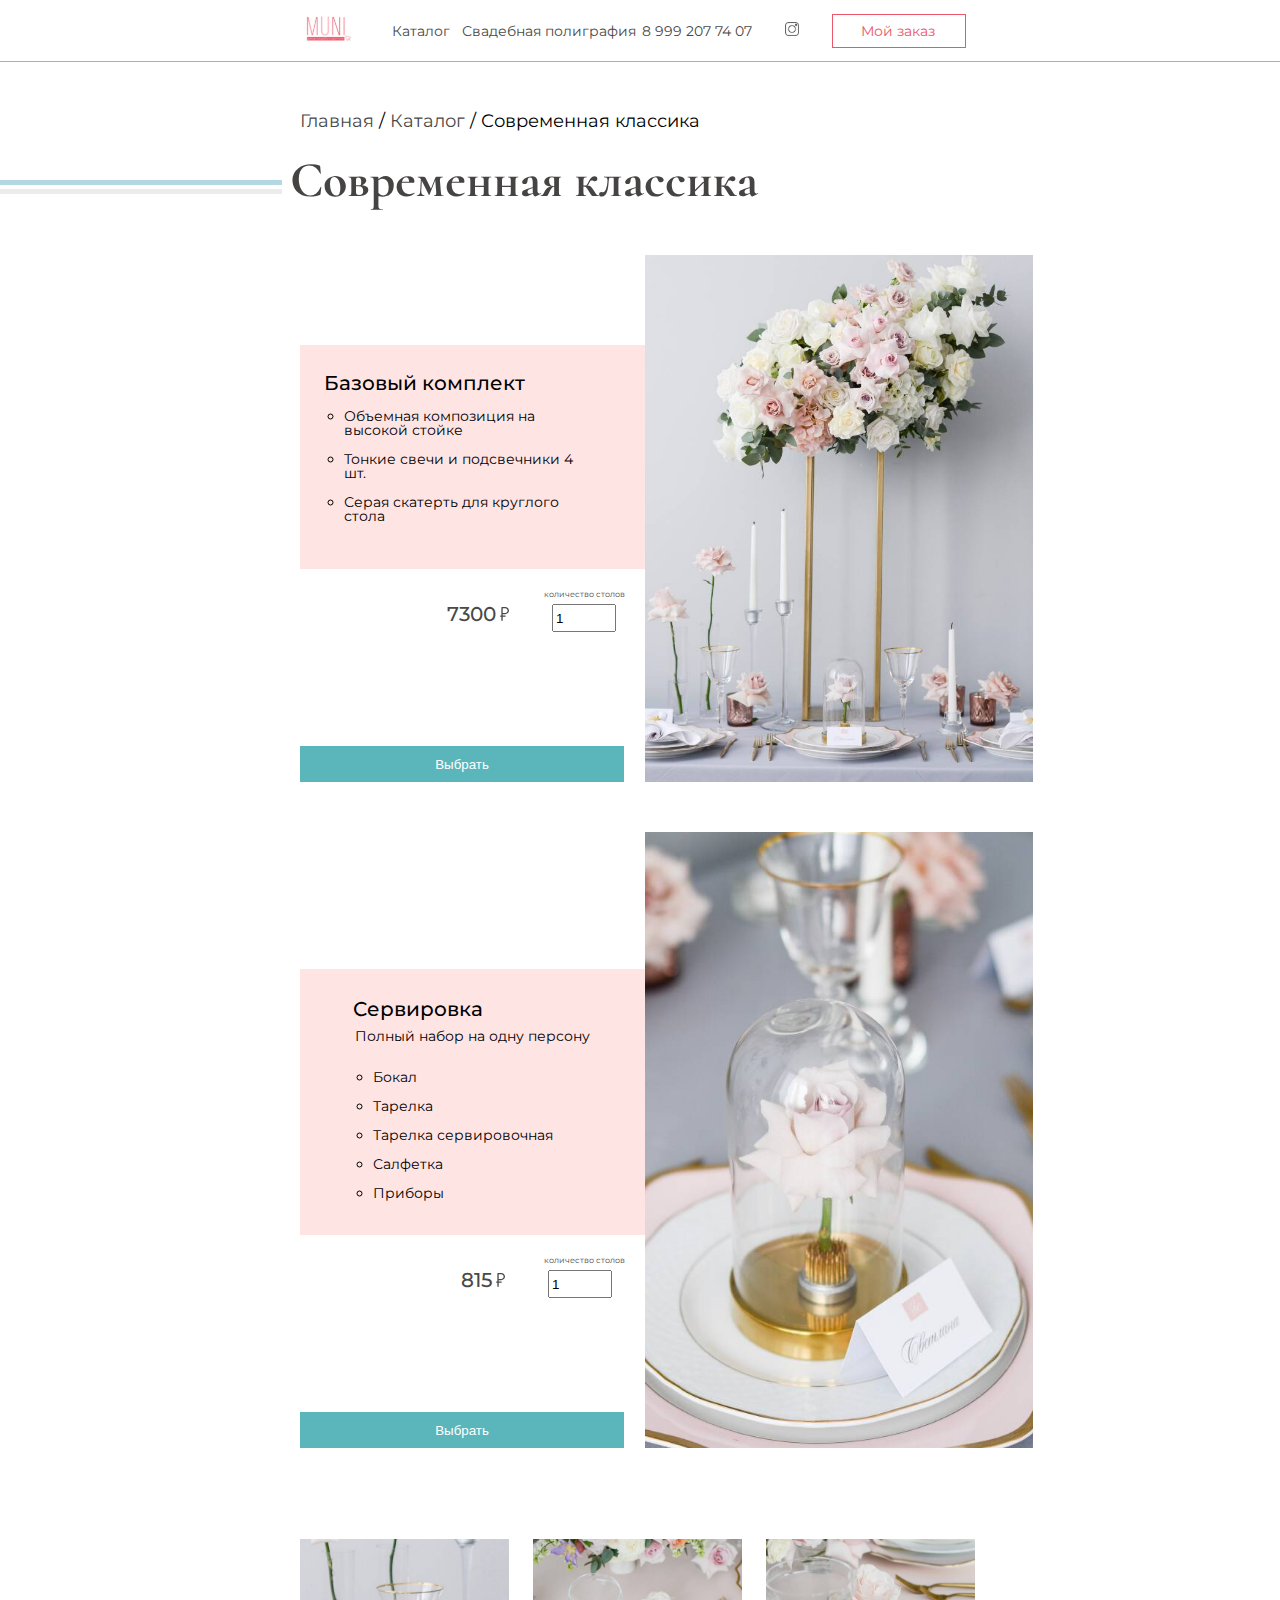
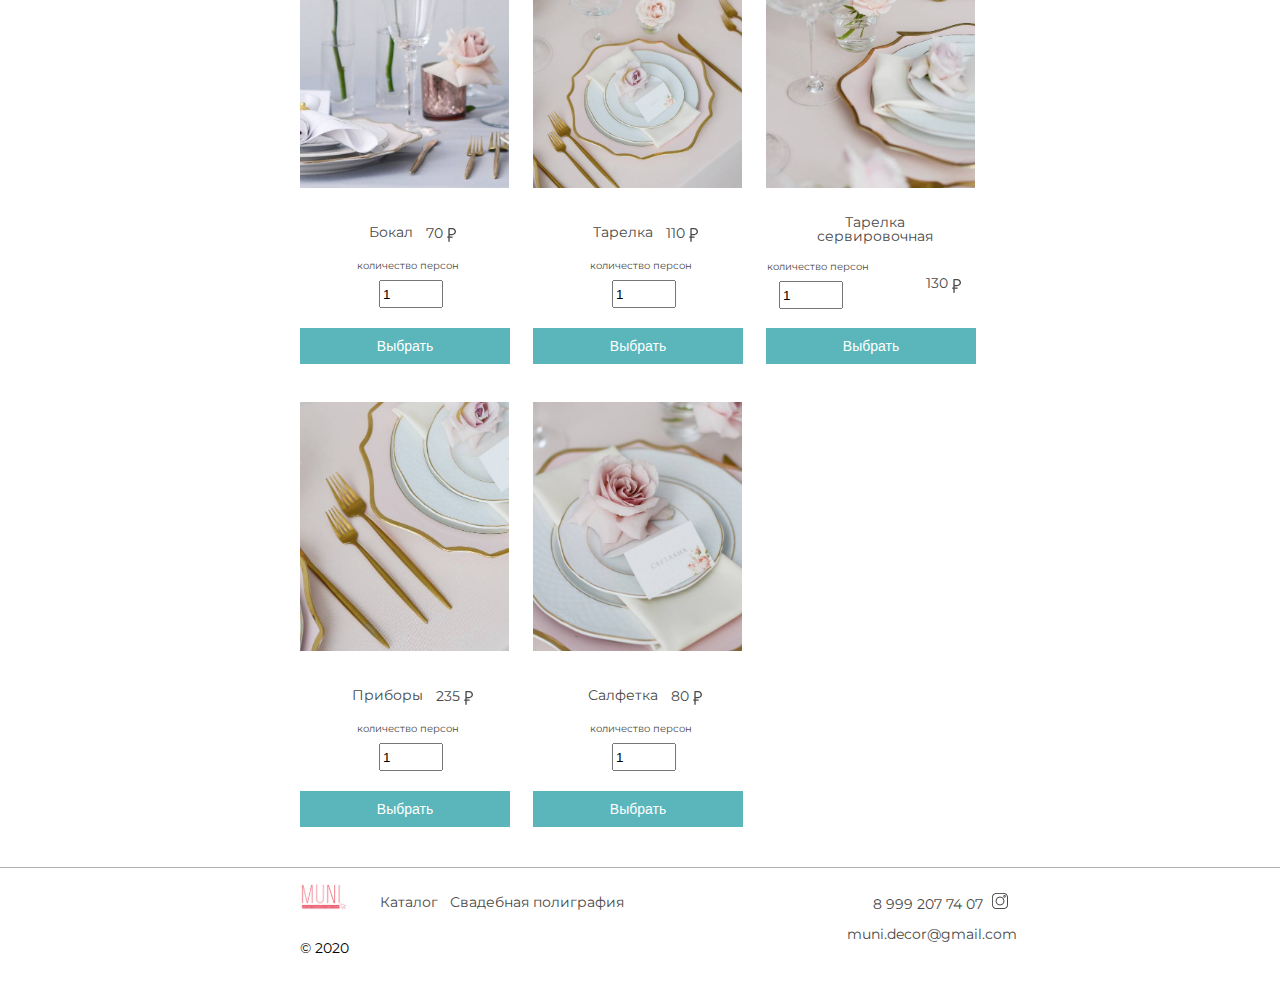
<file: moderm.html>
<!DOCTYPE html>
<html lang="en">

<head>
	<meta charset="UTF-8">
	<meta http-equiv="X-UA-Compatible" content="IE=edge">
	<meta name="viewport" content="width=device-width, initial-scale=1.0">
	<link rel="preconnect" href="https://fonts.gstatic.com">
	<link rel="preconnect" href="https://fonts.gstatic.com">
	<link
		href="https://fonts.googleapis.com/css2?family=Cormorant:wght@700&family=Montserrat:wght@400;500;700&family=Roboto:wght@400;500&display=swap"
		rel="stylesheet">
	<link rel="stylesheet" href="css/reset.css">
	<link rel="stylesheet" href="css/style.css">
	<link rel="stylesheet" href="css/media.css">
	<title>Modern</title>
</head>

<body>
	<div class="wrapper">
		<header class="header">
			<div class="container">
				<div class="header__inner">
					<div class="header__inner-logo">
						<a class="logo" href="index.html"><img class="header__logo" src="images/main/logo.svg"
								alt="logo"></a>
					</div>
					<div class="header__inner-menu">
						<nav class="menu">
							<ul class="menu__list">
								<li class="menu__list-logo">
									<a class="logo" href="index.html"><img class="menu__logo"
											src="images/main/mobile-logo.svg" alt="logo"></a>
								</li>
								<li class="menu__list-item">
									<a class="menu__list-link" href="styles.html">Каталог</a>
								</li>
								<li class="menu__list-item">
									<a class="menu__list-link" href="polygraphy.html">Свадебная полиграфия</a>
								</li>
							</ul>
					</div>
					<div class="header__inner-phone">
						<a class="header__inner-phone-link" href="tel:89992077407">8 999 207 74 07 </a>
					</div>
					<div class="header__inner-insta">
						<a class="insta-link" href="https://www.instagram.com/munidecor/"><img class="header__insta"
								src="images/main/insta-logo.png" alt="instagram"></a>
					</div>
					<div class="header__inner-btn">
						<a class="header__inner-link" href="order.html">Мой заказ</a>
					</div>
					<div class="btn__hide"></div>
					<div class="menu__btn">
						<span></span>
					</div>
				</div>
			</div>
		</header>
		<section class="modern__top">
			<div class="container">
				<div class="wed__nav">
					<a href="index.html" class="wed__nav-main">Главная</a>
					<span class="wed__nav-slash">/</span>
					<a href="styles.html" class="wed__nav-styles">Каталог</a>
					<span class="wed__nav-slash">/</span>
					<span class="wed__nav-styles">Современная классика</span>
				</div>
			</div>
	</div>
	<div class="styles">
		<h2 class="about__title title softness__title">Современная классика</h2>
	</div>
	</section>
	<section class="modern__base">
		<div class="container">
			<div class="wed__base-inner">
				<div class="wed__base-content">
					<div class="wed__base-content-items">
						<div class="wed__base-wrapper">
							<h3 class="wed__base-title">Базовый комплект</h3>
							<ul class="wed__base-description">
								<li class="wed__base-item">Объемная композиция на высокой стойке</li>
								<li class="wed__base-item">Тонкие свечи и подсвечники 4 шт. </li>
								<li class="wed__base-item">Серая скатерть для круглого стола</li>
							</ul>
						</div>
					</div>
					<div class="wed__base-inner-content">
						<h6 class="wed__base-inner-subtext">количество столов</h6>
						<div class="wed__base-price-content">
							<span class="wed__base-price">7300</span>
							<input class="wed__base-number" type="number" min="0" value="1">
						</div>
						<div class="wed__base-btn btn">
							<button class="wed__base-btn-link ">Выбрать</button>
						</div>
					</div>
				</div>
				<img class="wed__base-image" src="images/modern/modern-base.jpg" alt="image">
			</div>
		</div>
	</section>
	<section class="modern__service">
		<div class="container">
			<div class="wed__service-inner">
				<div class="modern__service-content">
					<div class="wed__service-content-items item-content">
						<div class="wed__service-wrapper">
							<h3 class="wed__service-title">Сервировка</h3>
							<h3 class="wed__service-subtitle">Полный набор на одну персону</h3>
							<ul class="wed__service-description">
								<li class="wed__service-item">Бокал</li>
								<li class="wed__service-item">Тарелка</li>
								<li class="wed__service-item">Тарелка сервировочная</li>
								<li class="wed__service-item">Салфетка</li>
								<li class="wed__service-item">Приборы</li>
							</ul>
						</div>
					</div>
					<div class="wed__service-inner-content">
						<h6 class="wed__service-inner-subtext">количество столов</h6>
						<div class="wed__service-price-content">
							<span class="wed__service-price">815</span>
							<input class="wed__service-number" type="number" min="0" value="1">
						</div>
						<div class="wed__service-btn btn">
							<button class="wed__service-btn-link">Выбрать</button>
						</div>
					</div>
				</div>
				<img class="wed__base-image" src="images/modern/modern-service.jpg" alt="image">
			</div>
		</div>
	</section>
	<section class="modern__service-goods">
		<div class="container">
			<div class="wed__item-elements">
				<div class="wed__item-element">
					<img class="wed__items-img" src="images/modern/glass.jpg" alt="image">
					<div class="wed__items-inner-content">
						<h3 class="wed__items-inner-title">Бокал</h3>
						<div class="wed__items-price-content">
							<span class="wed__items-price">70</span>
						</div>
					</div>
					<h6 class="wed__items-inner-subtext">количество персон</h6>
					<input class="wed__items-number" type="number" min="0" value="1">
					<div class="wed__items-btn">
						<button class="wed__items-btn-link">Выбрать</button>
					</div>
				</div>
				<div class="wed__items-element">
					<img class="wed__items-img" src="images/modern/plate.jpg" alt="image">
					<div class="wed__items-inner-content">
						<h3 class="wed__items-inner-title">Тарелка</h3>
						<div class="wed__items-price-content">
							<span class="wed__items-price">110</span>
						</div>
					</div>
					<h6 class="wed__items-inner-subtext">количество персон</h6>
					<input class="wed__items-number" type="number" min="0" value="1">
					<div class="wed__items-btn">
						<button class="wed__items-btn-link">Выбрать</button>
					</div>
				</div>
				<div class="wed__items-element">
					<img class="wed__items-img" src="images/modern/service-plate.jpg" alt="image">
					<div class="wed__items-inner-content inner__content">
						<h3 class="wed__items-inner-title inner__title">Тарелка сервировочная</h3>
						<div class="wed__items-price-content">
							<span class="wed__items-price item__price">130</span>
						</div>
					</div>
					<h6 class="wed__items-inner-subtext subtext__inner">количество персон</h6>
					<input class="wed__items-number item__number" type="number" min="0" value="1">
					<div class="wed__items-btn">
						<button class="wed__items-btn-link">Выбрать</button>
					</div>
				</div>
				<div class="wed__items-element">
					<img class="wed__items-img" src="images/modern/cutlery.jpg" alt="image">
					<div class="wed__items-inner-content">
						<h3 class="wed__items-inner-title">Приборы</h3>
						<div class="wed__items-price-content">
							<span class="wed__items-price">235</span>
						</div>
					</div>
					<h6 class="wed__items-inner-subtext">количество персон</h6>
					<input class="wed__items-number" type="number" min="0" value="1">
					<div class="wed__items-btn">
						<button class="wed__items-btn-link">Выбрать</button>
					</div>
				</div>
				<div class="wed__items-element">
					<img class="wed__items-img" src="images/modern/napkin.jpg" alt="image">
					<div class="wed__items-inner-content">
						<h3 class="wed__items-inner-title">Салфетка</h3>
						<div class="wed__items-price-content">
							<span class="wed__items-price">80</span>
						</div>
					</div>
					<h6 class="wed__items-inner-subtext">количество персон</h6>
					<input class="wed__items-number" type="number" min="0" value="1">
					<div class="wed__items-btn">
						<button class="wed__items-btn-link">Выбрать</button>
					</div>
				</div>
			</div>
		</div>
	</section>
	<footer class="footer">
		<div class="container">
			<div class="footer__wrapper">
				<div class="footer__logo">
					<a class="logo" href="index.html"><img class="header__logo" src="images/main/logo.svg"
							alt="logo"></a>
				</div>
				<div class="footer__menu">
					<nav class="menu">
						<ul class="menu__list">
							<li class="menu__list-item">
								<a class="menu__list-link foot" href="styles.html">Каталог</a>
							</li>
							<li class="menu__list-item">
								<a class="menu__list-link foot" href="polygraphy.html">Свадебная полиграфия</a>
							</li>
						</ul>
				</div>
				<div class="footer__contacts">
					<div class="footer__phone">
						<a class="footer__phone-link" href="tel:89992077407">8 999 207 74 07 </a>
						<a class="footer__insta-link" href="https://www.instagram.com/munidecor/">
							<img src="images/main/insta16.png" alt="instagram"></a>
					</div>
					<div class="footer__mail">
						<a class="footer__link" href="index.html">muni.decor@gmail.com</a>
					</div>
				</div>
			</div>
			<div class="footer__year">
				<p class="footer__text">© 2020</p>
			</div>
		</div>
	</footer>
	</div>
	<script src="js/jquery.fancybox.min.js"></script>
	<script src="js/script.js"></script>
</body>

</html>
</file>
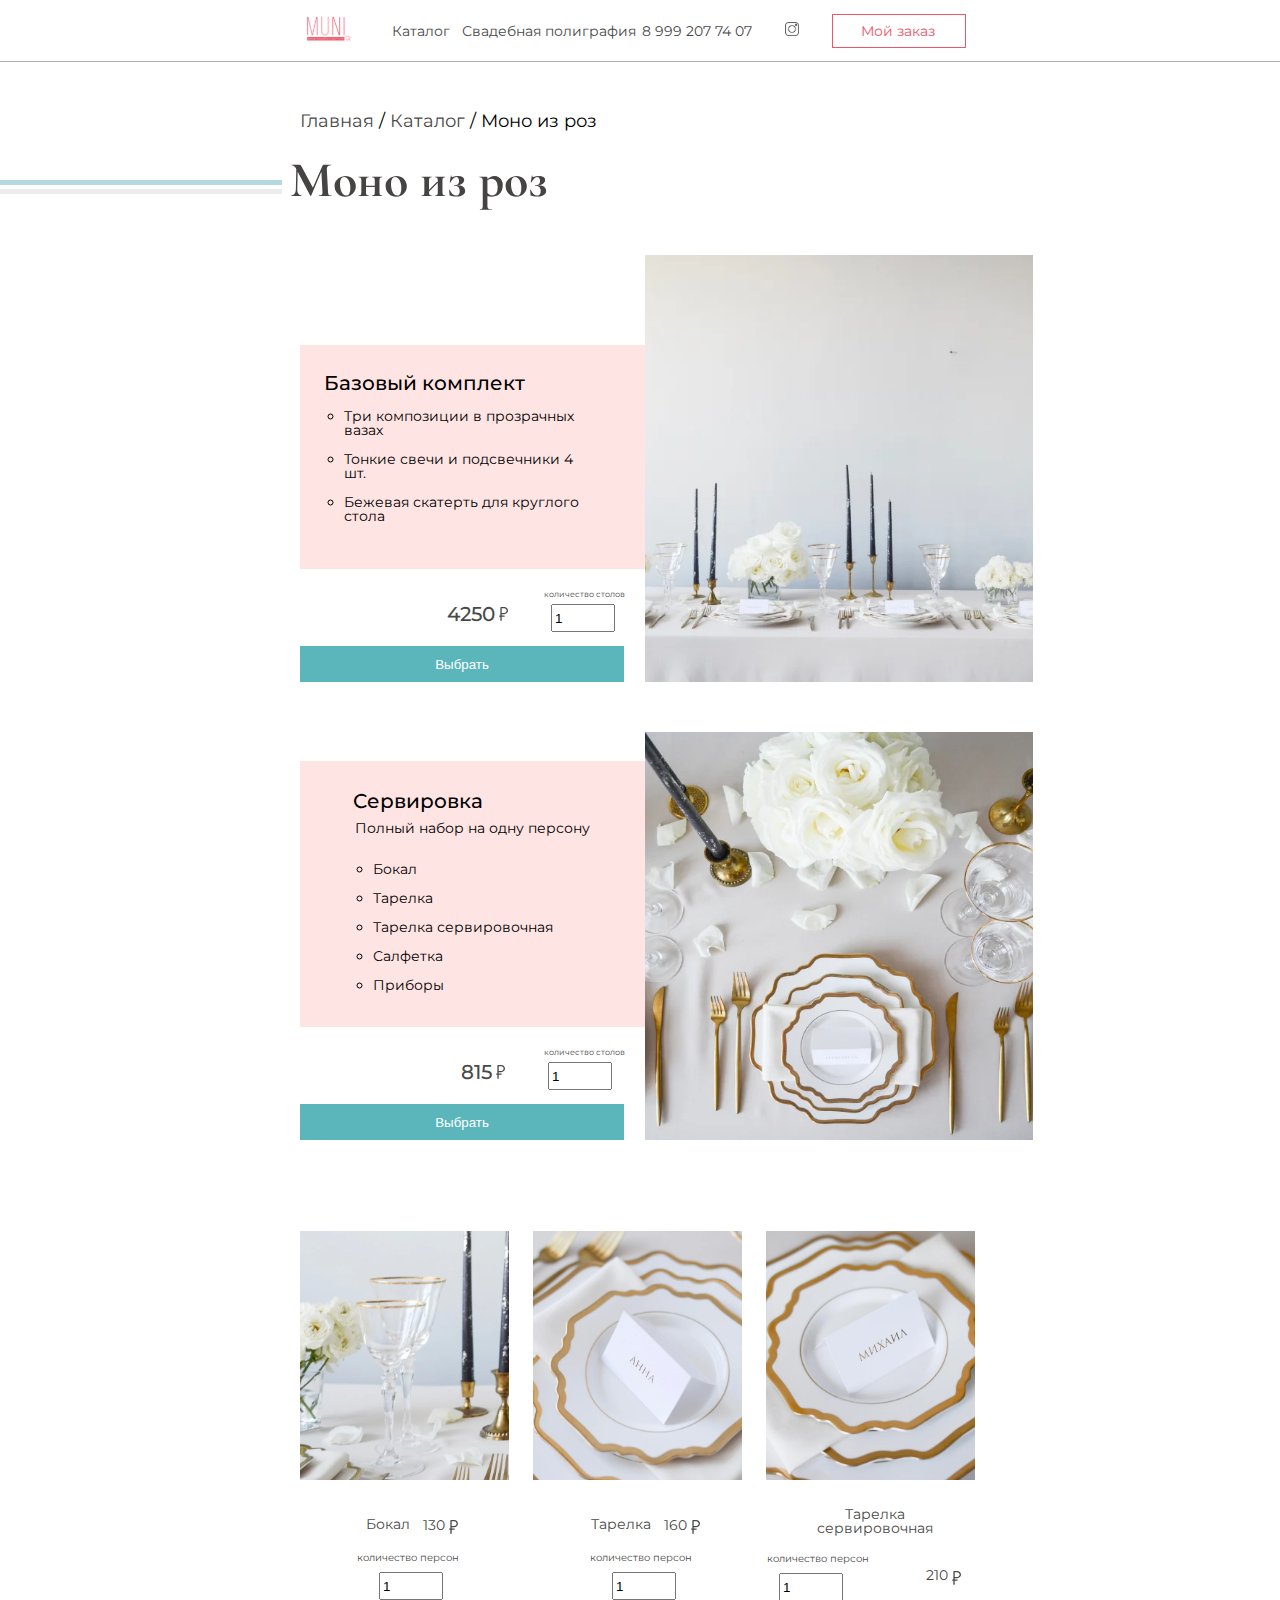
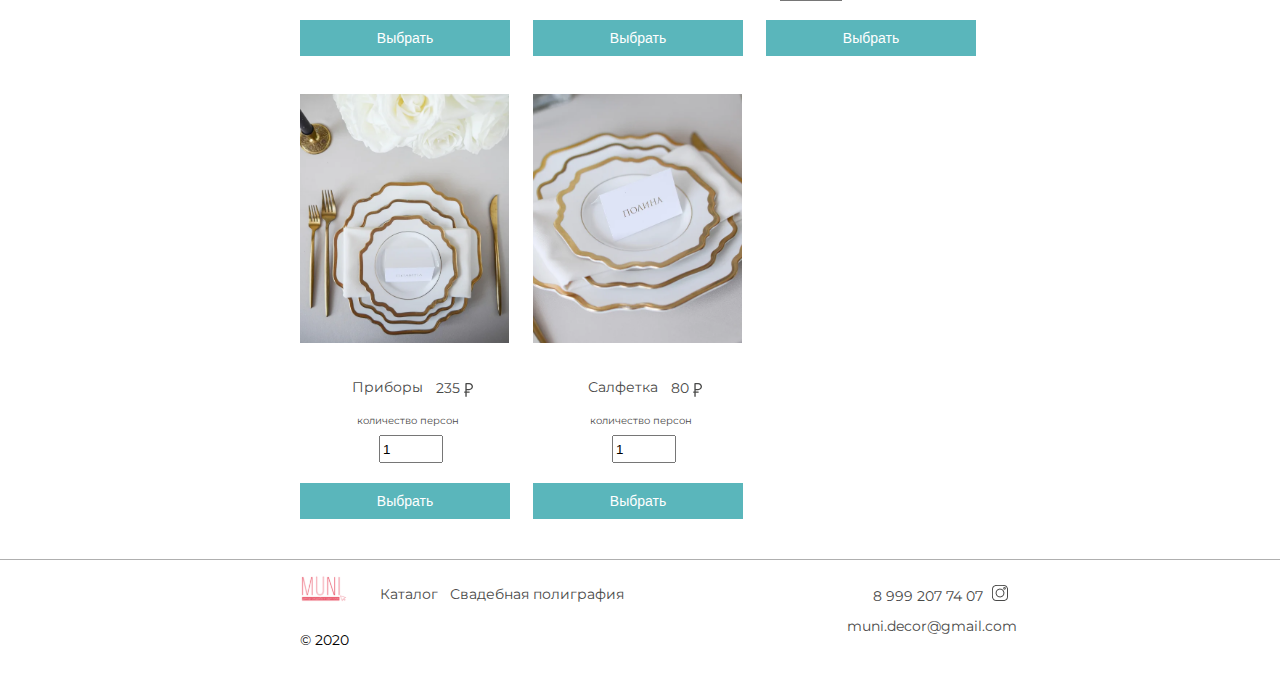
<file: mono.html>
<!DOCTYPE html>
<html lang="en">

<head>
	<meta charset="UTF-8">
	<meta http-equiv="X-UA-Compatible" content="IE=edge">
	<meta name="viewport" content="width=device-width, initial-scale=1.0">
	<link rel="preconnect" href="https://fonts.gstatic.com">
	<link rel="preconnect" href="https://fonts.gstatic.com">
	<link
		href="https://fonts.googleapis.com/css2?family=Cormorant:wght@700&family=Montserrat:wght@400;500;700&family=Roboto:wght@400;500&display=swap"
		rel="stylesheet">
	<link rel="stylesheet" href="css/reset.css">
	<link rel="stylesheet" href="css/style.css">
	<link rel="stylesheet" href="css/media.css">
	<title>Mono</title>
</head>

<body>
	<div class="wrapper">
		<header class="header">
			<div class="container">
				<div class="header__inner">
					<div class="header__inner-logo">
						<a class="logo" href="index.html"><img class="header__logo" src="images/main/logo.svg"
								alt="logo"></a>
					</div>
					<div class="header__inner-menu">
						<nav class="menu">
							<ul class="menu__list">
								<li class="menu__list-logo">
									<a class="logo" href="index.html"><img class="menu__logo"
											src="images/main/mobile-logo.svg" alt="logo"></a>
								</li>
								<li class="menu__list-item">
									<a class="menu__list-link" href="styles.html">Каталог</a>
								</li>
								<li class="menu__list-item">
									<a class="menu__list-link" href="polygraphy.html">Свадебная полиграфия</a>
								</li>
							</ul>
					</div>
					<div class="header__inner-phone">
						<a class="header__inner-phone-link" href="tel:89992077407">8 999 207 74 07 </a>
					</div>
					<div class="header__inner-insta">
						<a class="insta-link" href="https://www.instagram.com/munidecor/"><img class="header__insta"
								src="images/main/insta-logo.png" alt="instagram"></a>
					</div>
					<div class="header__inner-btn">
						<a class="header__inner-link" href="order.html">Мой заказ</a>
					</div>
					<div class="btn__hide"></div>
					<div class="menu__btn">
						<span></span>
					</div>
				</div>
			</div>
		</header>
		<section class="mono__top">
			<div class="container">
				<div class="wed__nav">
					<a href="index.html" class="wed__nav-main">Главная</a>
					<span class="wed__nav-slash">/</span>
					<a href="styles.html" class="violet__nav-styles">Каталог</a>
					<span class="wed__nav-slash">/</span>
					<span class="wed__nav-styles">Моно из роз</span>
				</div>
			</div>
			<div class="styles">
				<h2 class="about__title title softness__title">Моно из роз</h2>
			</div>
	</div>
	</section>
	<section class="mono__base">
		<div class="container">
			<div class="wed__base-inner">
				<div class="wed__base-content">
					<div class="wed__base-content-items">
						<div class="wed__base-wrapper">
							<h3 class="wed__base-title">Базовый комплект</h3>
							<ul class="wed__base-description">
								<li class="wed__base-item">Три композиции в прозрачных вазах</li>
								<li class="wed__base-item">Тонкие свечи и подсвечники 4 шт. </li>
								<li class="wed__base-item">Бежевая скатерть для круглого стола</li>
							</ul>
						</div>
					</div>
					<div class="wed__base-inner-content">
						<h6 class="wed__base-inner-subtext">количество столов</h6>
						<div class="wed__base-price-content">
							<span class="wed__base-price">4250</span>
							<input class="wed__base-number" type="number" min="0" value="1">
						</div>
						<div class="wed__base-btn">
							<button class="wed__base-btn-link">Выбрать</button>
						</div>
					</div>
				</div>
				<img class="wed__base-image" src="images/mono/mono-base.webp" alt="image">
			</div>
		</div>
	</section>
	<section class="mono__service">
		<div class="container">
			<div class="wed__service-inner">
				<div class="wed__service-content">
					<div class="wed__service-content-items">
						<div class="wed__service-wrapper">
							<h3 class="wed__service-title">Сервировка</h3>
							<h3 class="wed__service-subtitle">Полный набор на одну персону</h3>
							<ul class="wed__service-description">
								<li class="wed__service-item">Бокал</li>
								<li class="wed__service-item">Тарелка</li>
								<li class="wed__service-item">Тарелка сервировочная</li>
								<li class="wed__service-item">Салфетка</li>
								<li class="wed__service-item">Приборы</li>
							</ul>
						</div>
					</div>
					<div class="wed__service-inner-content">
						<h6 class="wed__service-inner-subtext">количество столов</h6>
						<div class="wed__service-price-content">
							<span class="wed__service-price">815</span>
							<input class="wed__service-number" type="number" min="0" value="1">
						</div>
						<div class="wed__service-btn">
							<button class="wed__service-btn-link">Выбрать</button>
						</div>
					</div>
				</div>
				<img class="wed__base-image" src="images/mono/mono-service.webp" alt="image">
			</div>
		</div>
	</section>
	<section class="mono__service-goods">
		<div class="container">
			<div class="wed__item-elements">
				<div class="wed__item-element">
					<img class="wed__items-img" src="images/mono/glass.webp" alt="image">
					<div class="wed__items-inner-content">
						<h3 class="wed__items-inner-title">Бокал</h3>
						<div class="wed__items-price-content">
							<span class="wed__items-price">130</span>
						</div>
					</div>
					<h6 class="wed__items-inner-subtext">количество персон</h6>
					<input class="wed__items-number" type="number" min="0" value="1">
					<div class="wed__items-btn">
						<button class="wed__items-btn-link">Выбрать</button>
					</div>
				</div>
				<div class="wed__items-element">
					<img class="wed__items-img" src="images/mono/plate.webp" alt="image">
					<div class="wed__items-inner-content">
						<h3 class="wed__items-inner-title">Тарелка</h3>
						<div class="wed__items-price-content">
							<span class="wed__items-price">160</span>
						</div>
					</div>
					<h6 class="wed__items-inner-subtext">количество персон</h6>
					<input class="wed__items-number" type="number" min="0" value="1">
					<div class="wed__items-btn">
						<button class="wed__items-btn-link">Выбрать</button>
					</div>
				</div>
				<div class="wed__items-element">
					<img class="wed__items-img" src="images/mono/service-plate.webp" alt="image">
					<div class="wed__items-inner-content inner__content">
						<h3 class="wed__items-inner-title inner__title">Тарелка сервировочная</h3>
						<div class="wed__items-price-content">
							<span class="wed__items-price item__price">210</span>
						</div>
					</div>
					<h6 class="wed__items-inner-subtext subtext__inner">количество персон</h6>
					<input class="wed__items-number item__number" type="number" min="0" value="1">
					<div class="wed__items-btn">
						<button class="wed__items-btn-link">Выбрать</button>
					</div>
				</div>
				<div class="wed__items-element">
					<img class="wed__items-img" src="images/mono/cutlery.webp" alt="image">
					<div class="wed__items-inner-content">
						<h3 class="wed__items-inner-title">Приборы</h3>
						<div class="wed__items-price-content">
							<span class="wed__items-price">235</span>
						</div>
					</div>
					<h6 class="wed__items-inner-subtext">количество персон</h6>
					<input class="wed__items-number" type="number" min="0" value="1">
					<div class="wed__items-btn">
						<button class="wed__items-btn-link">Выбрать</button>
					</div>
				</div>
				<div class="wed__items-element">
					<img class="wed__items-img" src="images/mono/napkin.webp" alt="image">
					<div class="wed__items-inner-content">
						<h3 class="wed__items-inner-title">Салфетка</h3>
						<div class="wed__items-price-content">
							<span class="wed__items-price">80</span>
						</div>
					</div>
					<h6 class="wed__items-inner-subtext">количество персон</h6>
					<input class="wed__items-number" type="number" min="0" value="1">
					<div class="wed__items-btn">
						<button class="wed__items-btn-link">Выбрать</button>
					</div>
				</div>
			</div>
		</div>
	</section>
	<footer class="footer">
		<div class="container">
			<div class="footer__wrapper">
				<div class="footer__logo">
					<a class="logo" href="index.html"><img class="header__logo" src="images/main/logo.svg"
							alt="logo"></a>
				</div>
				<div class="footer__menu">
					<nav class="menu">
						<ul class="menu__list">
							<li class="menu__list-item">
								<a class="menu__list-link foot" href="styles.html">Каталог</a>
							</li>
							<li class="menu__list-item">
								<a class="menu__list-link foot" href="polygraphy.html">Свадебная полиграфия</a>
							</li>
						</ul>
				</div>
				<div class="footer__contacts">
					<div class="footer__phone">
						<a class="footer__phone-link" href="tel:89992077407">8 999 207 74 07 </a>
						<a class="footer__insta-link" href="https://www.instagram.com/munidecor/">
							<img src="images/main/insta16.png" alt="instagram"></a>
					</div>
					<div class="footer__mail">
						<a class="footer__link" href="index.html">muni.decor@gmail.com</a>
					</div>
				</div>
			</div>
			<div class="footer__year">
				<p class="footer__text">© 2020</p>
			</div>
		</div>
	</footer>
	</div>
	<script src="js/jquery.fancybox.min.js"></script>
	<script src="js/script.js"></script>
</body>

</html>
</file>
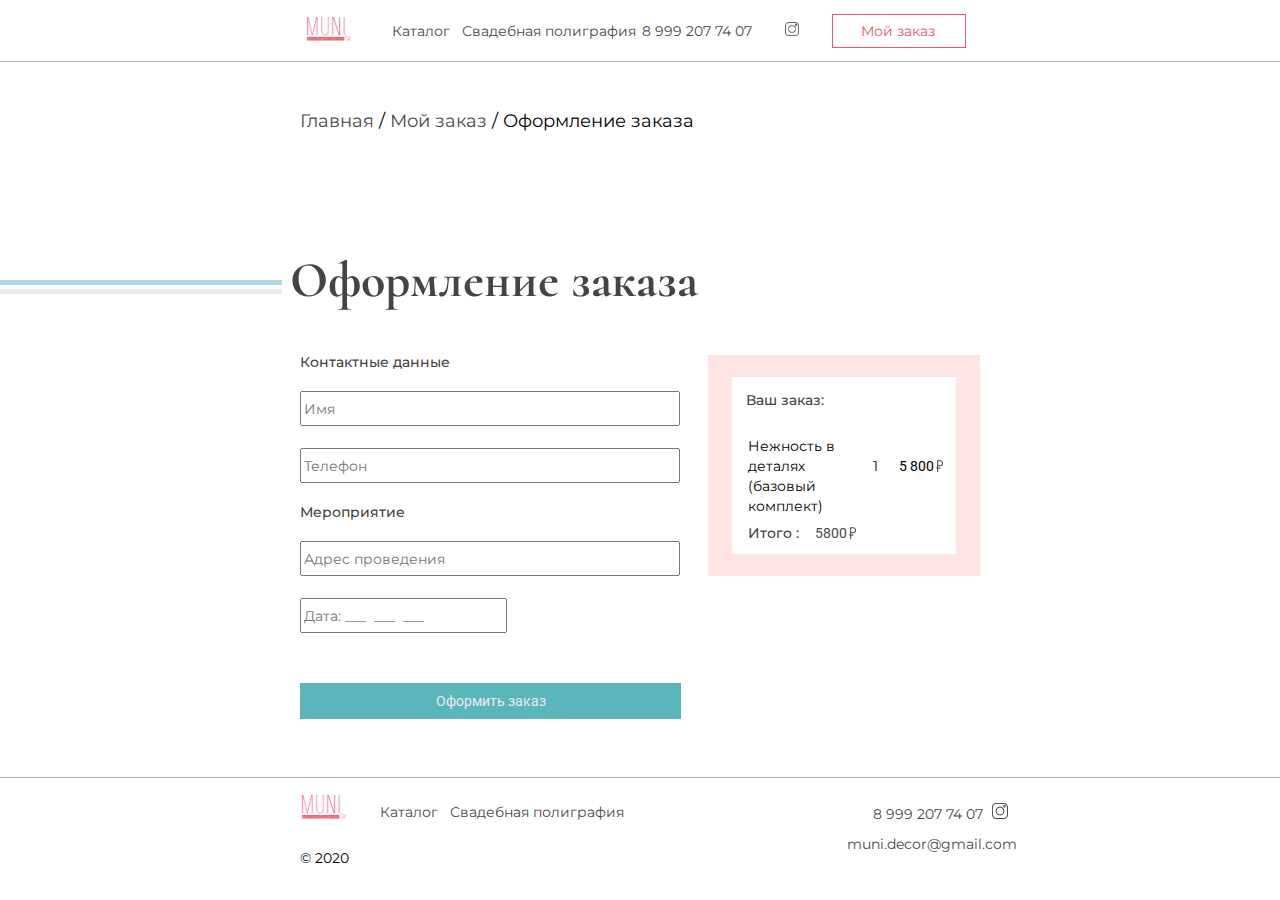
<file: order-confirm.html>
<!DOCTYPE html>
<html lang="en">
<head>
	<meta charset="UTF-8">
	<meta http-equiv="X-UA-Compatible" content="IE=edge">
	<meta name="viewport" content="width=device-width, initial-scale=1.0">
	<link rel="preconnect" href="https://fonts.gstatic.com">
	<link rel="preconnect" href="https://fonts.gstatic.com">
	<link
		href="https://fonts.googleapis.com/css2?family=Cormorant:wght@700&family=Montserrat:wght@400;500;700&family=Roboto:wght@400;500&display=swap"
		rel="stylesheet">
	<link rel="stylesheet" href="css/reset.css">
	<link rel="stylesheet" href="css/style.css">
	<link rel="stylesheet" href="css/media.css">
	<title>Confirm</title>
</head>
<body>

	<div class="wrapper">
		<div class="page">
		<header class="header">
			<div class="container">
				<div class="header__inner">
					<div class="header__inner-logo">
						<a class="logo" href="index.html"><img class="header__logo" src="images/main/logo.svg" alt="logo"></a>
					</div>
					<div class="header__inner-menu">
						<nav class="menu">
							<ul class="menu__list">
								<li class="menu__list-logo">
									<a class="logo" href="index.html"><img class="menu__logo" src="images/main/mobile-logo.svg"
											alt="logo"></a>
								</li>
								<li class="menu__list-item">
									<a class="menu__list-link" href="styles.html">Каталог</a>
								</li>
								<li class="menu__list-item">
									<a class="menu__list-link" href="polygraphy.html">Свадебная полиграфия</a>
								</li>
							</ul>
					</div>
					<div class="header__inner-phone">
						<a class="header__inner-phone-link" href="tel:89992077407">8 999 207 74 07 </a>
					</div>
					<div class="header__inner-insta">
						<a class="insta-link" href="https://www.instagram.com/munidecor/"><img class="header__insta"
								src="images/main/insta-logo.png" alt="instagram"></a>
					</div>
					<div class="header__inner-btn">
						<a class="header__inner-link" href="order.html">Мой заказ</a>
					</div>
					<div class="btn__hide"></div>
					<div class="menu__btn">
						<span></span>
					</div>
				</div>
			</div>
		</header>

<div id="popup" class="popup">
	<a href="#header" class="popup__area"></a>
	<a href="#header" class="popup__close">X</a>
					<div class="popup__wrapper">
				<div class="popup__content">
					<h2 class="popup__title">Спасибо за заказ!</h2>
					<p class="popup__text">Наш менеджер свяжется с вами для уточнения деталей</p>
				</div>
				<div class="popup__img">
					<img class="popup__image" src="images/order/popup.png"></img>
				</div>
			</div>
		</div>

		<section class="confirm__top">
			<div class="container">
				<div class="wed__nav">
					<a href="index.html" class="wed__nav-main">Главная</a>
					<span class="wed__nav-slash">/</span>
					<a href="order.html" class="wed__nav-styles">Мой заказ</a>
					<span class="wed__nav-slash">/</span>
					<span class="wed__nav-styles">Оформление заказа</span>
				</div>
			</div>
</section>

	<div class="styles">
		<h2 class="about__title title order">Оформление заказа</h2>
	</div>

	<section class="confirm__content">
		<div class="container">
			<div class="confirm__content-inner">
				<div class="confirm__content-item">
					<h3 class="confirm__content-title">Контактные данные</h3>
					<input class="confirm__input-name" type="text" placeholder="Имя">
					<input class="confirm__input-phone" type="text" placeholder="Телефон">
					<h3 class="confirm__content-title">Мероприятие</h3>
					<input class="confirm__input-adress" type="text" placeholder="Адрес проведения">
					<input class="confirm__input-date" type="text" placeholder="Дата: ___  ___  ___">
				</div>
				<div class="confirm__content-price">
					<h3 class="confirm__content-order">Ваш заказ:</h3>
					<div class="confirm__content-items">
						<p class="confirm__content-text">Нежность&nbsp;в деталях
							(базовый комплект)</p>
						<span class="confirm__content-quantity">1</span>
						<span class="confirm__content-subtotal">5 800 </span>
					</div>
					<div class="confirm__content-total">
						<h3 class="confirm__content-price-title">Итого :</h3>
						<span class="wed__items-price confirm__content-price-total">5800</span>
					</div>
				</div>
			</div>
			<div class="confirm__content-esc">
				<a href="#popup">
				<button class="confirm__content-price-btn">Оформить заказ</button>
				</a>
			</div>
		</div>
	</section>

	<footer class="footer">
		<div class="container">
			<div class="footer__wrapper">
				<div class="footer__logo">
					<a class="logo" href="index.html"><img class="header__logo" src="images/main/logo.svg" alt="logo"></a>
				</div>
				<div class="footer__menu">
					<nav class="menu">
						<ul class="menu__list">
							<li class="menu__list-item">
								<a class="menu__list-link foot" href="styles.html">Каталог</a>
							</li>
							<li class="menu__list-item">
								<a class="menu__list-link foot" href="polygraphy.html">Свадебная полиграфия</a>
							</li>
						</ul>
				</div>
				<div class="footer__contacts">
					<div class="footer__phone">
						<a class="footer__phone-link" href="tel:89992077407">8 999 207 74 07 </a>
						<a class="footer__insta-link" href="https://www.instagram.com/munidecor/">
							<img src="images/main/insta16.png" alt="instagram"></a>
					</div>
					<div class="footer__mail">
						<a class="footer__link" href="index.html">muni.decor@gmail.com</a>
					</div>
				</div>
			</div>
			<div class="footer__year">
				<p class="footer__text">© 2020</p>
			</div>
		</div>
	</footer>

		</div>
	</div>
	<script src="js/jquery.fancybox.min.js"></script>
	<script src="js/script.js"></script>
</body>
</html>
</file>
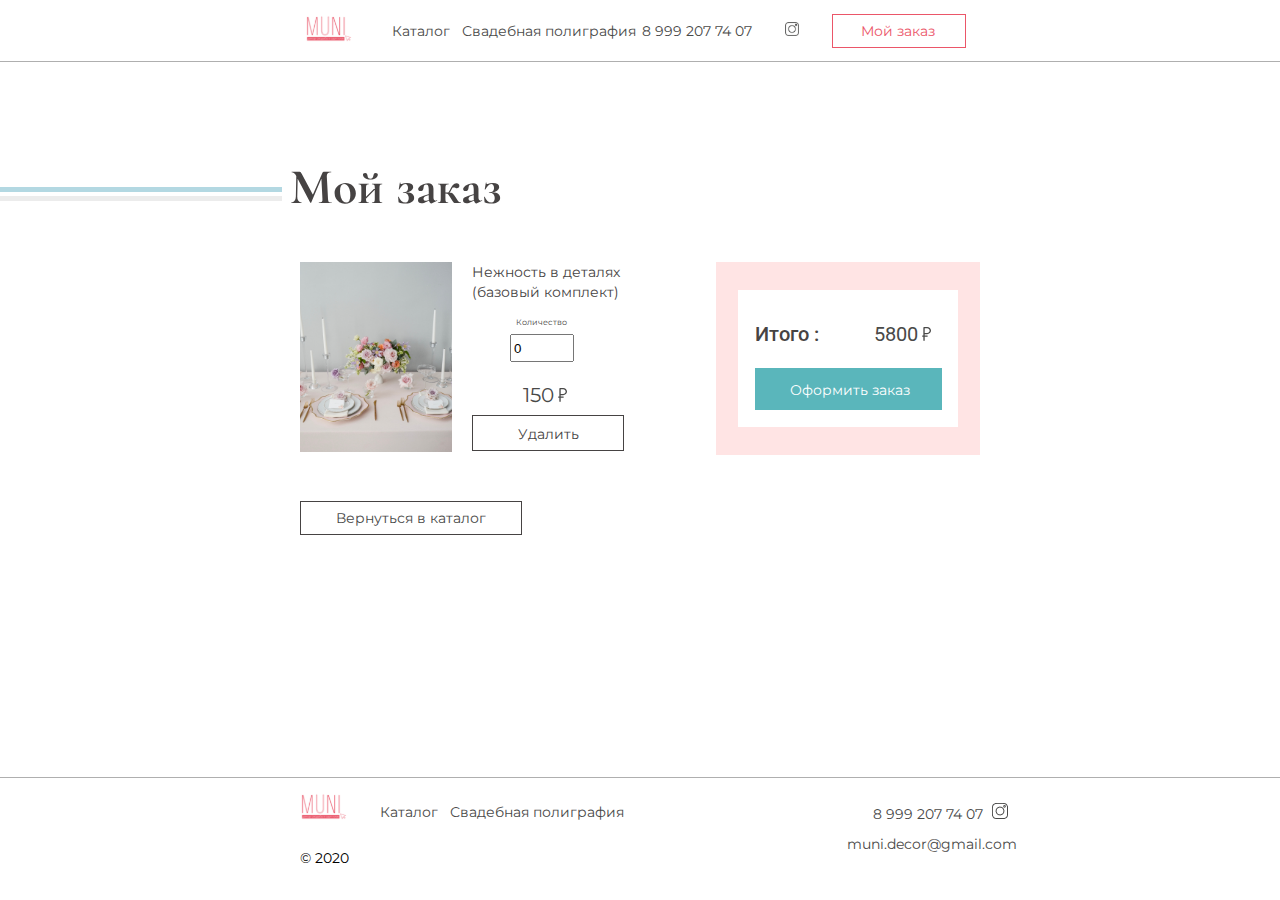
<file: order.html>
<!DOCTYPE html>
<html lang="en">

<head>
	<meta charset="UTF-8">
	<meta http-equiv="X-UA-Compatible" content="IE=edge">
	<meta name="viewport" content="width=device-width, initial-scale=1.0">
	<link rel="preconnect" href="https://fonts.gstatic.com">
	<link rel="preconnect" href="https://fonts.gstatic.com">
	<link
		href="https://fonts.googleapis.com/css2?family=Cormorant:wght@700&family=Montserrat:wght@400;500;700&family=Roboto:wght@400;500&display=swap"
		rel="stylesheet">
	<link rel="stylesheet" href="css/reset.css">
	<link rel="stylesheet" href="css/style.css">
	<link rel="stylesheet" href="css/media.css">
	<title>Order</title>
</head>

<body>
		<div class="wrapper">
		<div class="page">
			<header class="header">
				<div class="container">
					<div class="header__inner">
						<div class="header__inner-logo">
							<a class="logo" href="index.html"><img class="header__logo" src="images/main/logo.svg"
									alt="logo"></a>
						</div>
						<div class="header__inner-menu">
							<nav class="menu">
								<ul class="menu__list">
									<li class="menu__list-logo">
										<a class="logo" href="index.html"><img class="menu__logo"
												src="images/main/mobile-logo.svg" alt="logo"></a>
									</li>
									<li class="menu__list-item">
										<a class="menu__list-link" href="styles.html">Каталог</a>
									</li>
									<li class="menu__list-item">
										<a class="menu__list-link" href="polygraphy.html">Свадебная полиграфия</a>
									</li>
								</ul>
						</div>
						<div class="header__inner-phone">
							<a class="header__inner-phone-link" href="tel:89992077407">8 999 207 74 07 </a>
						</div>
						<div class="header__inner-insta">
							<a class="insta-link" href="https://www.instagram.com/munidecor/"><img class="header__insta"
									src="images/main/insta-logo.png" alt="instagram"></a>
						</div>
						<div class="header__inner-btn">
							<a class="header__inner-link" href="order.html">Мой заказ</a>
						</div>
						<div class="btn__hide"></div>
						<div class="menu__btn">
							<span></span>
						</div>
					</div>
				</div>
			</header>
			<div class="styles">
				<h2 class="about__title title order">Мой заказ</h2>
			</div>
			</section>
			<section class="order__content">
				<div class="container">
					<div class="order__content-inner">
						<div class="order__content-item">
							<div class="order__content-image">
								<img class="order__content-img" src="images/order/order.png" alt="order-image">
							</div>
							<div class="order__content-text">
								<h6 class="order__content-title">Нежность в деталях <br>(базовый комплект)</h6>
								<h6 class="order__content-subtext">Количество</h6>
								<input class="order__input" type="number" min="1" value="0">
								<span class="wed__items-price order">150</span>
								<button class="order__content-btn">Удалить</button>
							</div>
						</div>
						<div class="order__content-price">
							<h3 class="order__content-price-title">Итого :</h3>
							<span class="wed__items-price order__content-price-total">5800</span>
							<a class="order__content-price-btn" href="order-confirm.html">Оформить заказ</a>
						</div>
					</div>
					<div class="order__content-esc">
						<a class="order__content-link" href="styles.html">Вернуться в каталог</a>
					</div>
				</div>
			</section>
			<footer class="footer">
				<div class="container">
					<div class="footer__wrapper">
						<div class="footer__logo">
							<a class="logo" href="index.html"><img class="header__logo" src="images/main/logo.svg"
									alt="logo"></a>
						</div>
						<div class="footer__menu">
							<nav class="menu">
								<ul class="menu__list">
									<li class="menu__list-item">
										<a class="menu__list-link foot" href="styles.html">Каталог</a>
									</li>
									<li class="menu__list-item">
										<a class="menu__list-link foot" href="polygraphy.html">Свадебная полиграфия</a>
									</li>
								</ul>
						</div>
						<div class="footer__contacts">
							<div class="footer__phone">
								<a class="footer__phone-link" href="tel:89992077407">8 999 207 74 07 </a>
								<a class="footer__insta-link" href="https://www.instagram.com/munidecor/">
									<img src="images/main/insta16.png" alt="instagram"></a>
							</div>
							<div class="footer__mail">
								<a class="footer__link" href="index.html">muni.decor@gmail.com</a>
							</div>
						</div>
					</div>
					<div class="footer__year">
						<p class="footer__text">© 2020</p>
					</div>
				</div>
			</footer>
		</div>
	</div>
	<script src="js/jquery.fancybox.min.js"></script>
	<script src="js/script.js"></script>
</body>

</html>
</file>
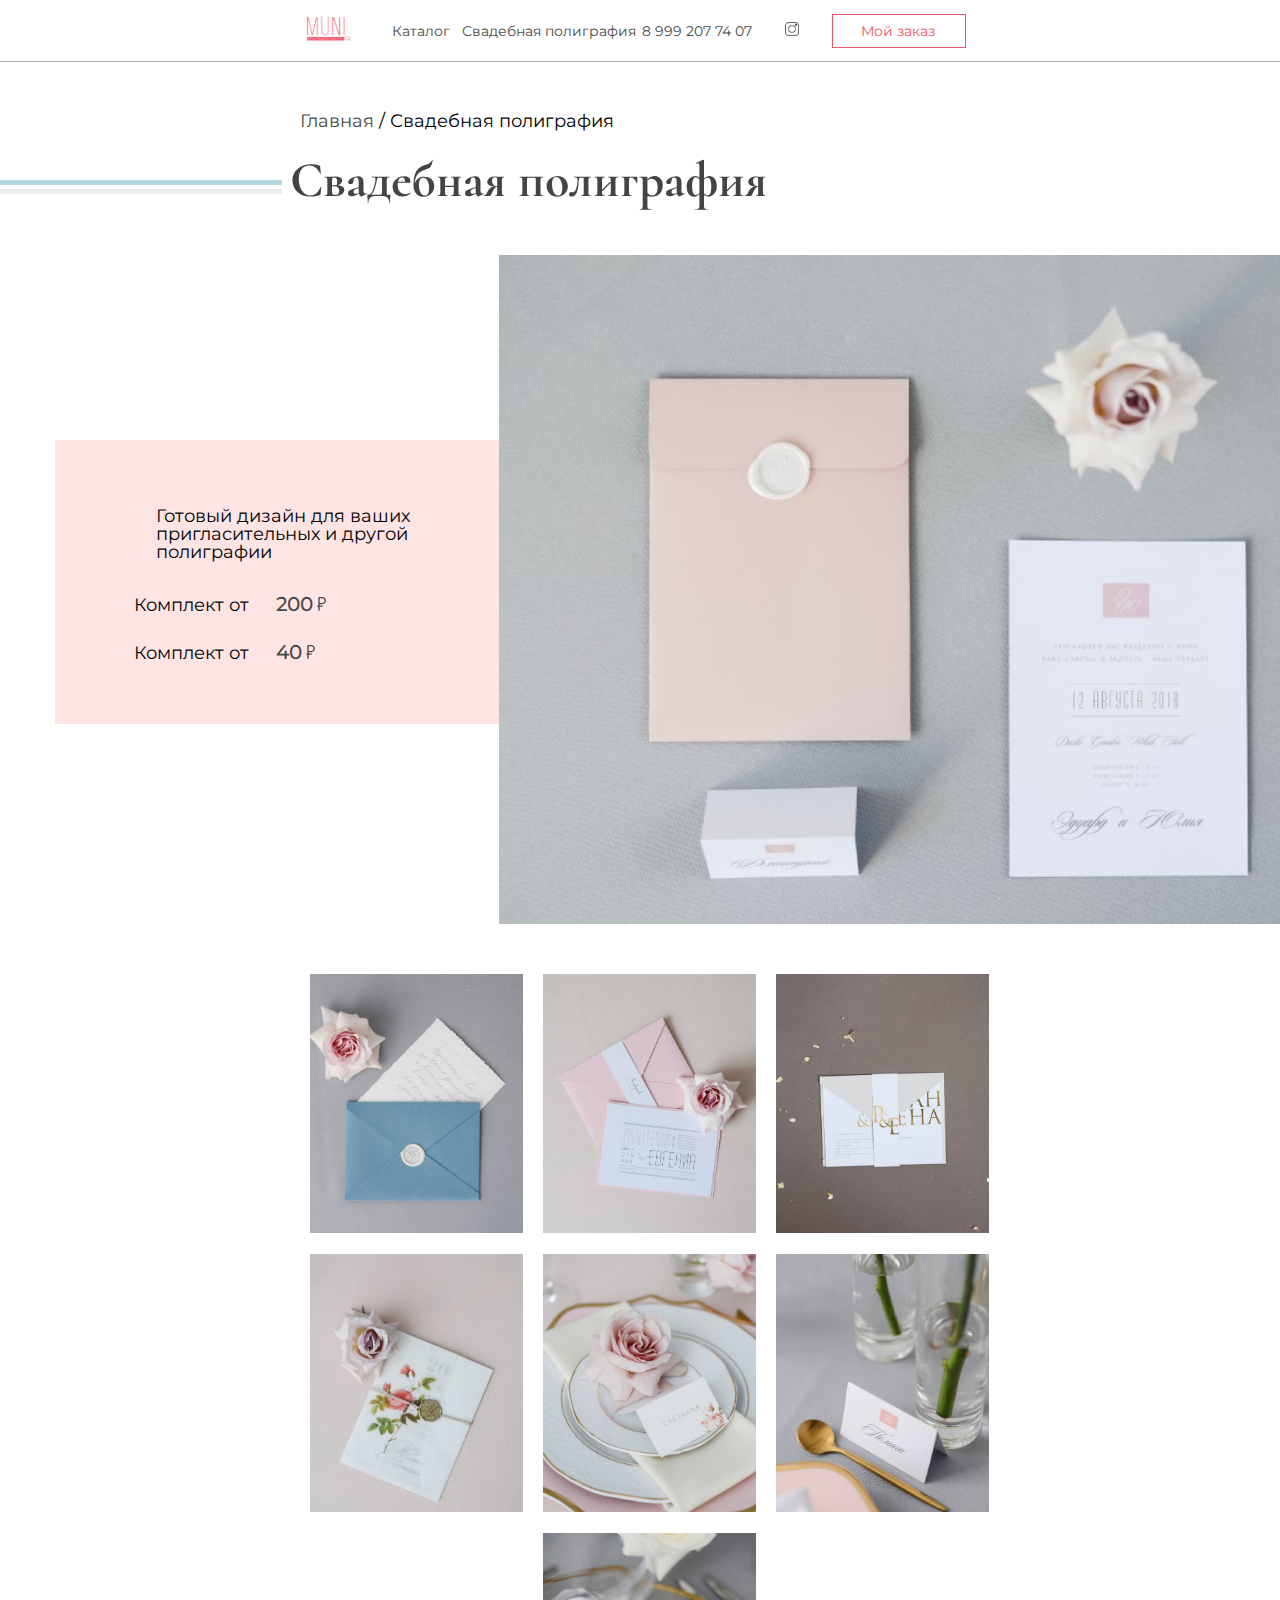
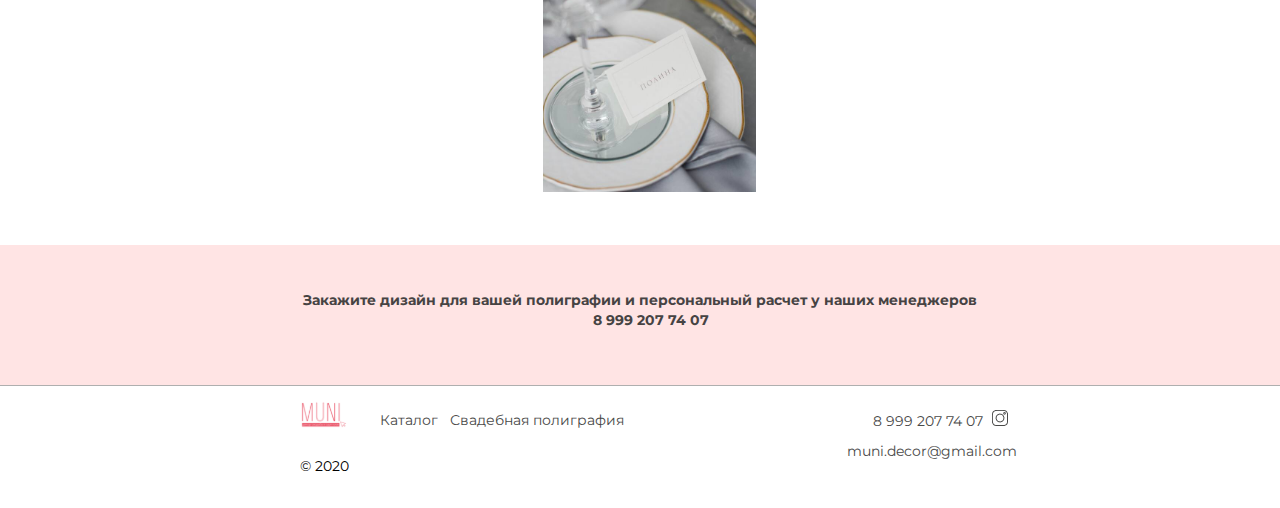
<file: polygraphy.html>
<!DOCTYPE html>
<html lang="en">

<head>
	<meta charset="UTF-8">
	<meta http-equiv="X-UA-Compatible" content="IE=edge">
	<meta name="viewport" content="width=device-width, initial-scale=1.0">
	<link rel="preconnect" href="https://fonts.gstatic.com">
	<link rel="preconnect" href="https://fonts.gstatic.com">
	<link
		href="https://fonts.googleapis.com/css2?family=Cormorant:wght@700&family=Montserrat:wght@400;500;700&family=Roboto:wght@400;500&display=swap"
		rel="stylesheet">
	<link rel="stylesheet" href="css/reset.css">
	<link rel="stylesheet" href="css/style.css">
	<link rel="stylesheet" href="css/media.css">
	<title>Polygraphy</title>
</head>

<body>
	<div class="wrapper">
		<header class="header">
			<div class="container">
				<div class="header__inner">
					<div class="header__inner-logo">
						<a class="logo" href="index.html"><img class="header__logo" src="images/main/logo.svg"
								alt="logo"></a>
					</div>
					<div class="header__inner-menu">
						<nav class="menu">
							<ul class="menu__list">
								<li class="menu__list-logo">
									<a class="logo" href="index.html"><img class="menu__logo"
											src="images/main/mobile-logo.svg" alt="logo"></a>
								</li>
								<li class="menu__list-item">
									<a class="menu__list-link" href="styles.html">Каталог</a>
								</li>
								<li class="menu__list-item">
									<a class="menu__list-link" href="polygraphy.html">Свадебная полиграфия</a>
								</li>
							</ul>
					</div>
					<div class="header__inner-phone">
						<a class="header__inner-phone-link" href="tel:89992077407">8 999 207 74 07 </a>
					</div>
					<div class="header__inner-insta">
						<a class="insta-link" href="https://www.instagram.com/munidecor/"><img class="header__insta"
								src="images/main/insta-logo.png" alt="instagram"></a>
					</div>
					<div class="header__inner-btn">
						<a class="header__inner-link" href="order.html">Мой заказ</a>
					</div>
					<div class="btn__hide"></div>
					<div class="menu__btn">
						<span></span>
					</div>
				</div>
			</div>
		</header>
		<section class="polygraphy__top">
			<div class="container">
				<div class="wed__nav">
					<a href="index.html" class="wed__nav-main">Главная</a>
					<span class="wed__nav-slash">/</span>
					<span class="wed__nav-styles">Свадебная полиграфия</span>
				</div>
			</div>
			<div class="styles">
				<h2 class="about__title title polygraphy__title">Свадебная полиграфия</h2>
			</div>
	</div>
	</div>
	<section class="polygraphy__design">
		<div class="polygraphy__service-inner">
			<div class="polygraphy__service-content">
				<p class="polygraphy__design-title">Готовый дизайн для ваших<br class="polygraphy__design-wrap">
					пригласительных и другой полиграфии</p>
				<div class="polygraphy__design-item">
					<p class="polygraphy__design-element">Комплект от</p>
					<div class="polygraphy__design-price">
						<span class="wed__service-price polygraphy__design-price">200</span>
					</div>
				</div>
				<div class="polygraphy__design-item">
					<p class="polygraphy__design-element">Комплект от</p>
					<div class="polygraphy__design-price">
						<span class="wed__service-price polygraphy__design-price">40</span>
					</div>
				</div>
			</div>
			<div class="polygraphy__image"></div>
		</div>
		</div>
	</section>
	<section class="polygraphy__goods">
		<div class="container">
			<div class="polygraphy__content">
				<div class="polygraphy__content-item">
					<img class="polygraphy__content-image" src="images/polygraphy/sign1.jpg" alt="image">
				</div>
				<div class="polygraphy__content-item">
					<img class="polygraphy__content-image" src="images/polygraphy/sign2.jpg" alt="image">
				</div>
				<div class="polygraphy__content-item">
					<img class="polygraphy__content-image" src="images/polygraphy/sign3.jpg" alt="image">
				</div>
				<div class="polygraphy__content-item">
					<img class="polygraphy__content-image" src="images/polygraphy/sign4.jpg" alt="image">
				</div>
				<div class="polygraphy__content-item">
					<img class="polygraphy__content-image" src="images/polygraphy/sign5.jpg" alt="image">
				</div>
				<div class="polygraphy__content-item">
					<img class="polygraphy__content-image" src="images/polygraphy/sign6.jpg" alt="image">
				</div>
				<div class="polygraphy__content-item">
					<img class="polygraphy__content-image" src="images/polygraphy/sign7.jpg" alt="image">
				</div>
			</div>
		</div>
	</section>
	<section class="polygraphy__contacts">
		<div class="section">
			<div class="polygraphy__contacts-inner">
				<div class="polygraphy__contacts-wrapper">
					<h6 class="polygraphy__contact-text">Закажите дизайн для вашей полиграфии
						и персональный расчет у наших менеджеров</h6>
					<a class="polygraphy__contact-link" href="tel:89992077407">8 999 207 74 07 </a>

				</div>
			</div>
		</div>
	</section>
	<footer class="footer">
		<div class="container">
			<div class="footer__wrapper">
				<div class="footer__logo">
					<a class="logo" href="index.html"><img class="header__logo" src="images/main/logo.svg"
							alt="logo"></a>
				</div>
				<div class="footer__menu">
					<nav class="menu">
						<ul class="menu__list">
							<li class="menu__list-item">
								<a class="menu__list-link foot" href="styles.html">Каталог</a>
							</li>
							<li class="menu__list-item">
								<a class="menu__list-link foot" href="polygraphy.html">Свадебная полиграфия</a>
							</li>
						</ul>
				</div>
				<div class="footer__contacts">
					<div class="footer__phone">
						<a class="footer__phone-link" href="tel:89992077407">8 999 207 74 07 </a>
						<a class="footer__insta-link" href="https://www.instagram.com/munidecor/">
							<img src="images/main/insta16.png" alt="instagram"></a>
					</div>
					<div class="footer__mail">
						<a class="footer__link" href="index.html">muni.decor@gmail.com</a>
					</div>
				</div>
			</div>
			<div class="footer__year">
				<p class="footer__text">© 2020</p>
			</div>
		</div>
	</footer>
	</div>
	<script src="js/jquery.fancybox.min.js"></script>
	<script src="js/script.js"></script>
</body>

</html>
</file>
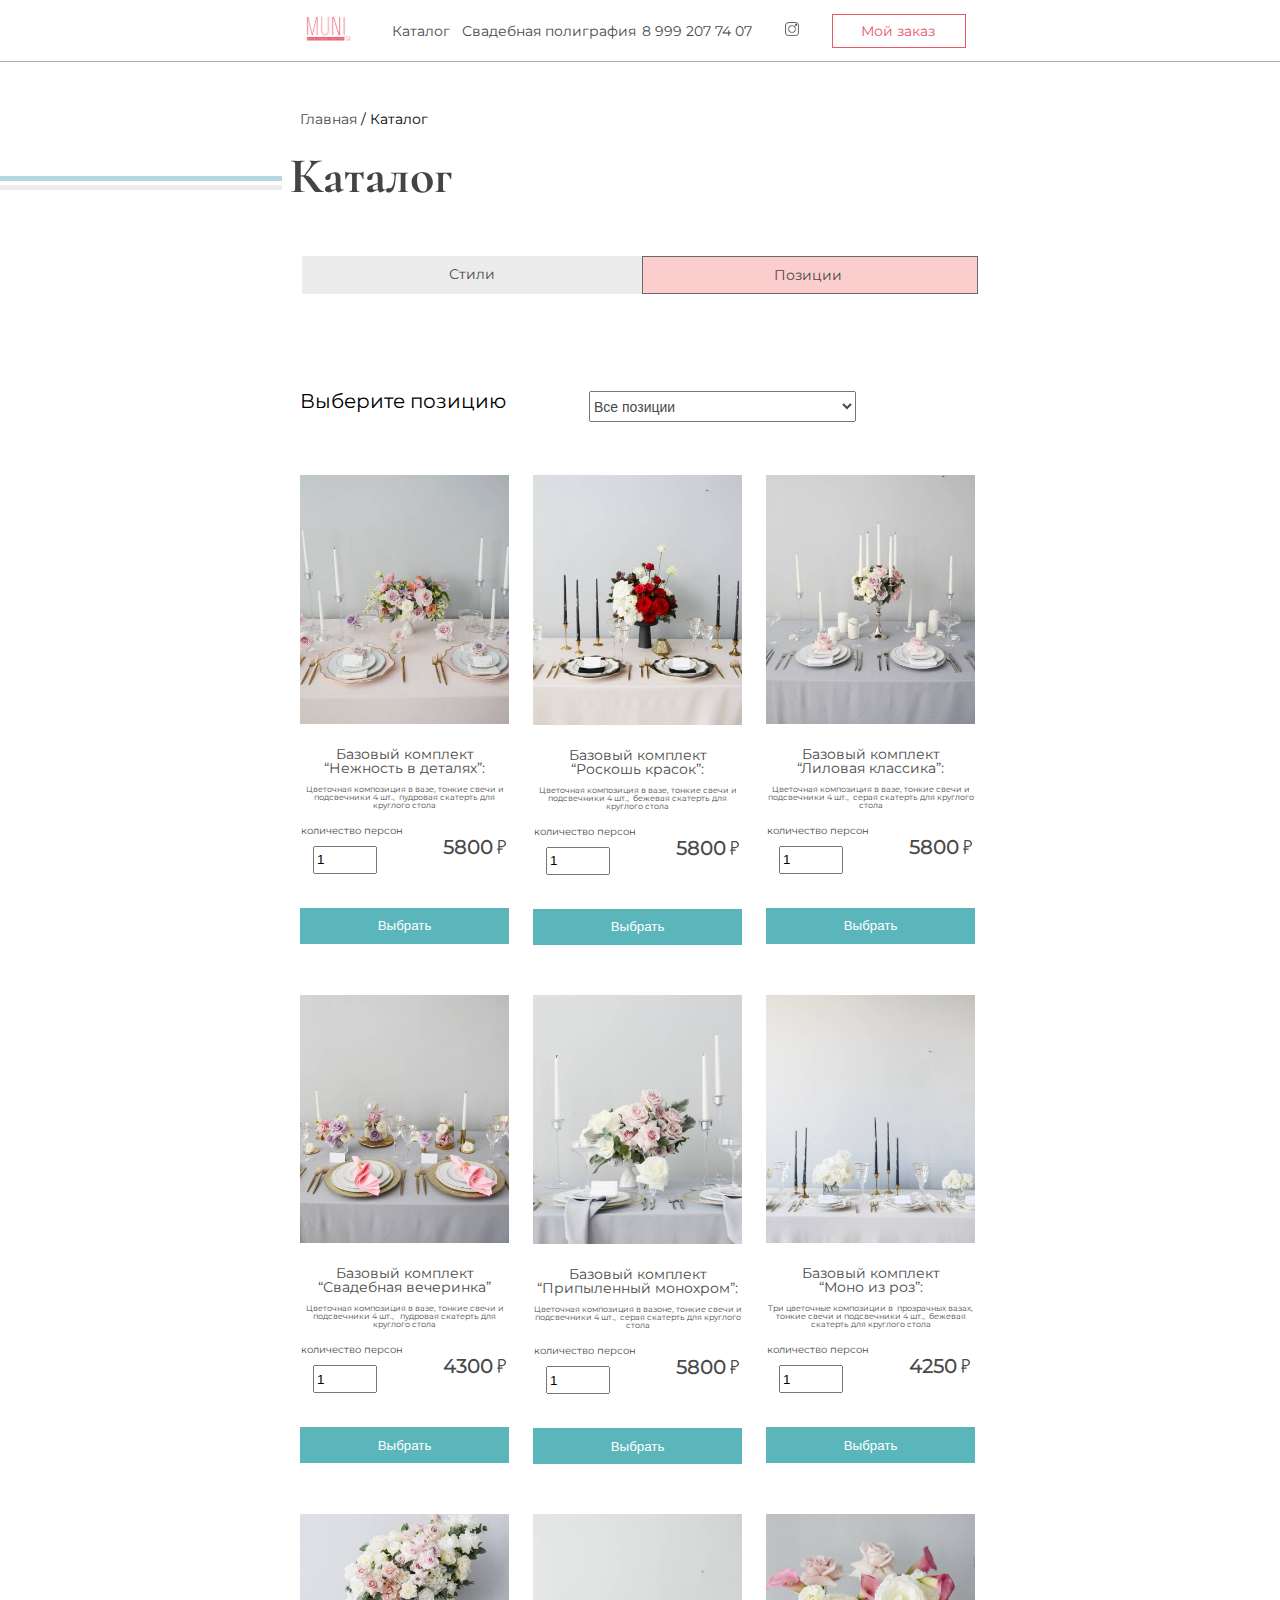
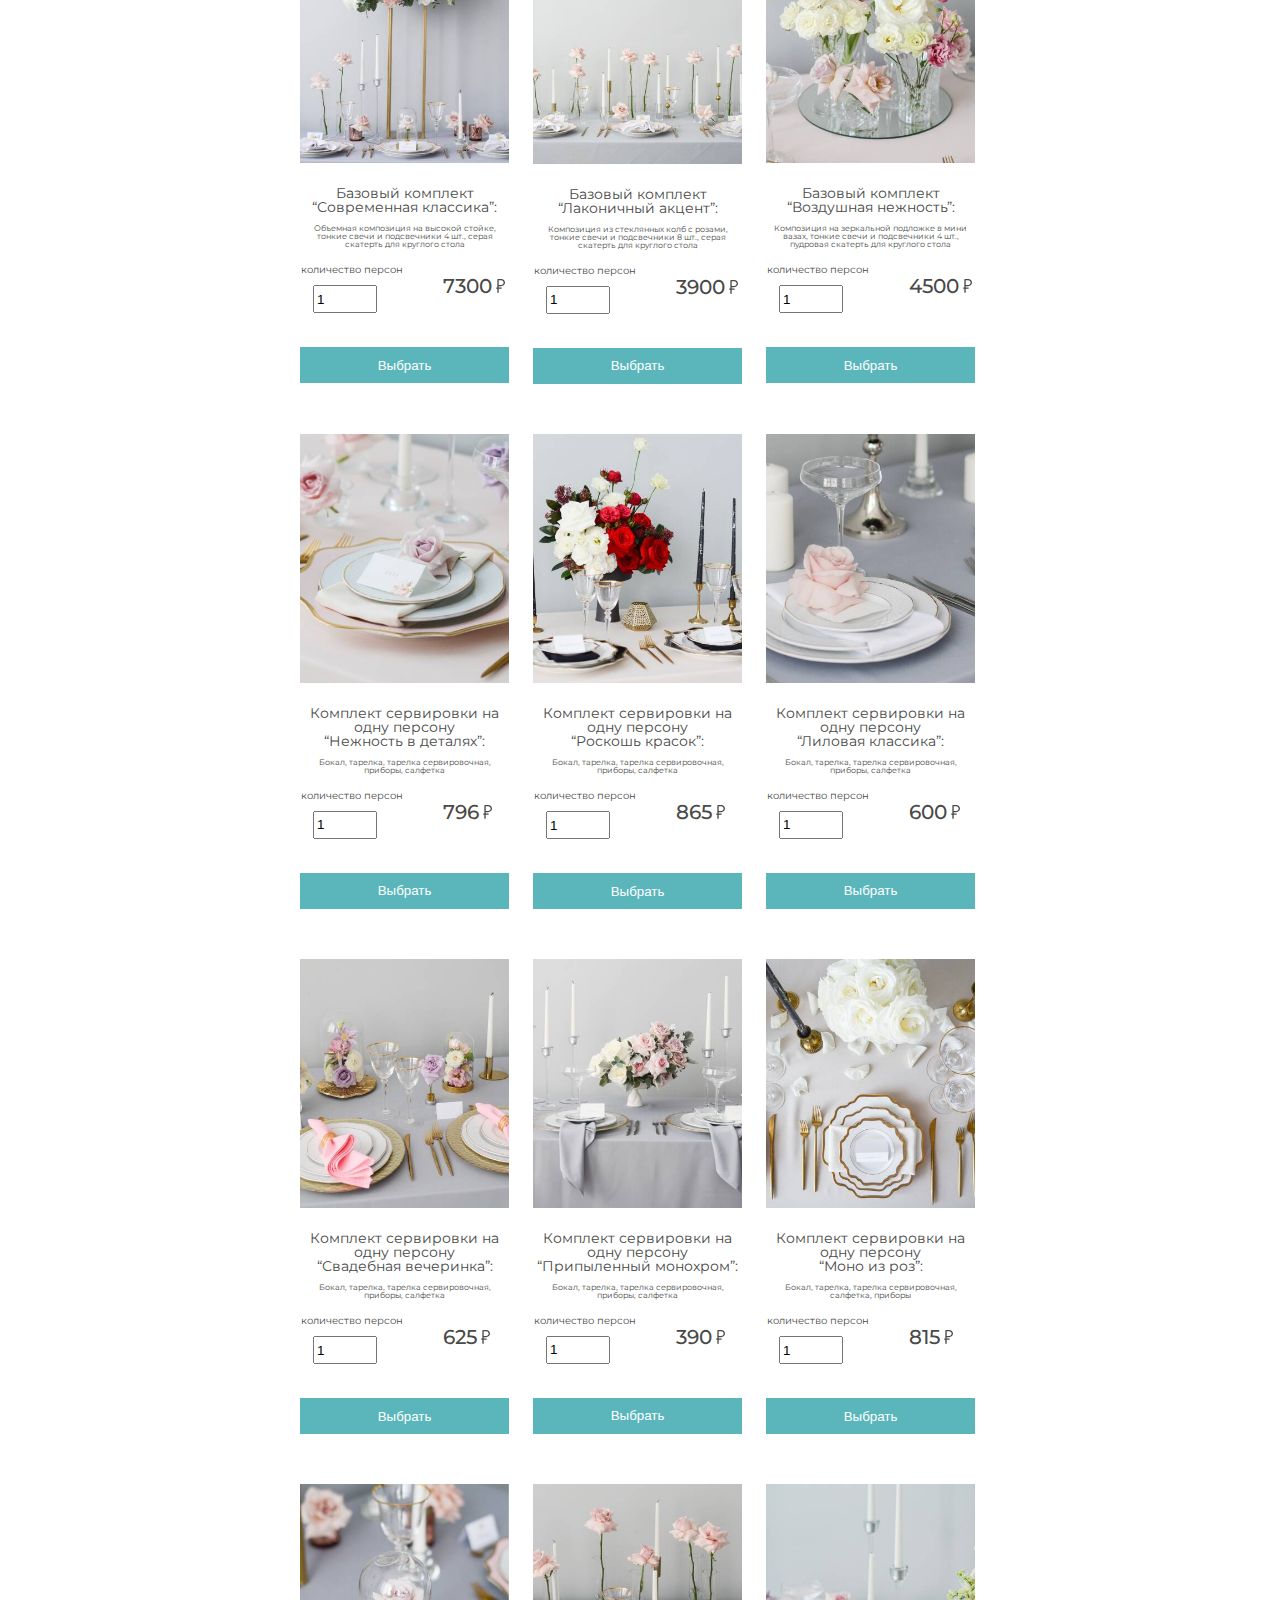
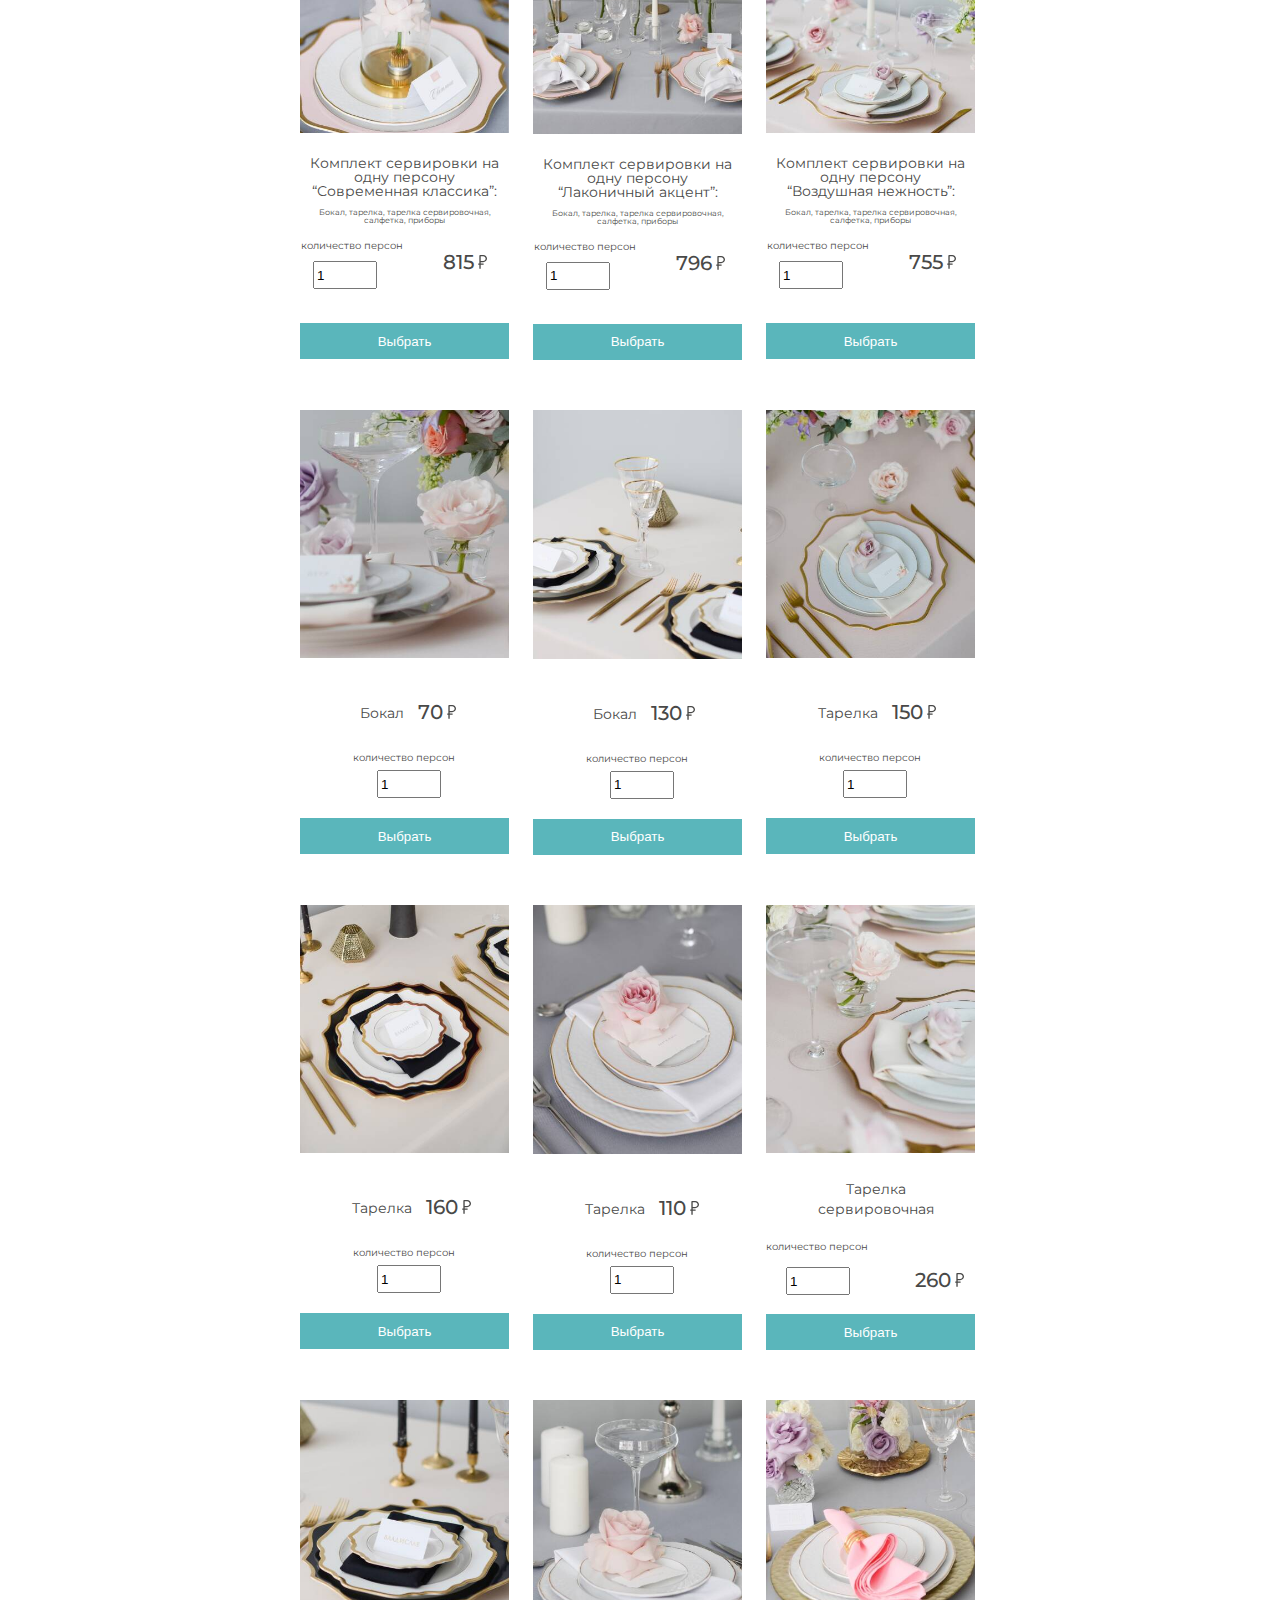
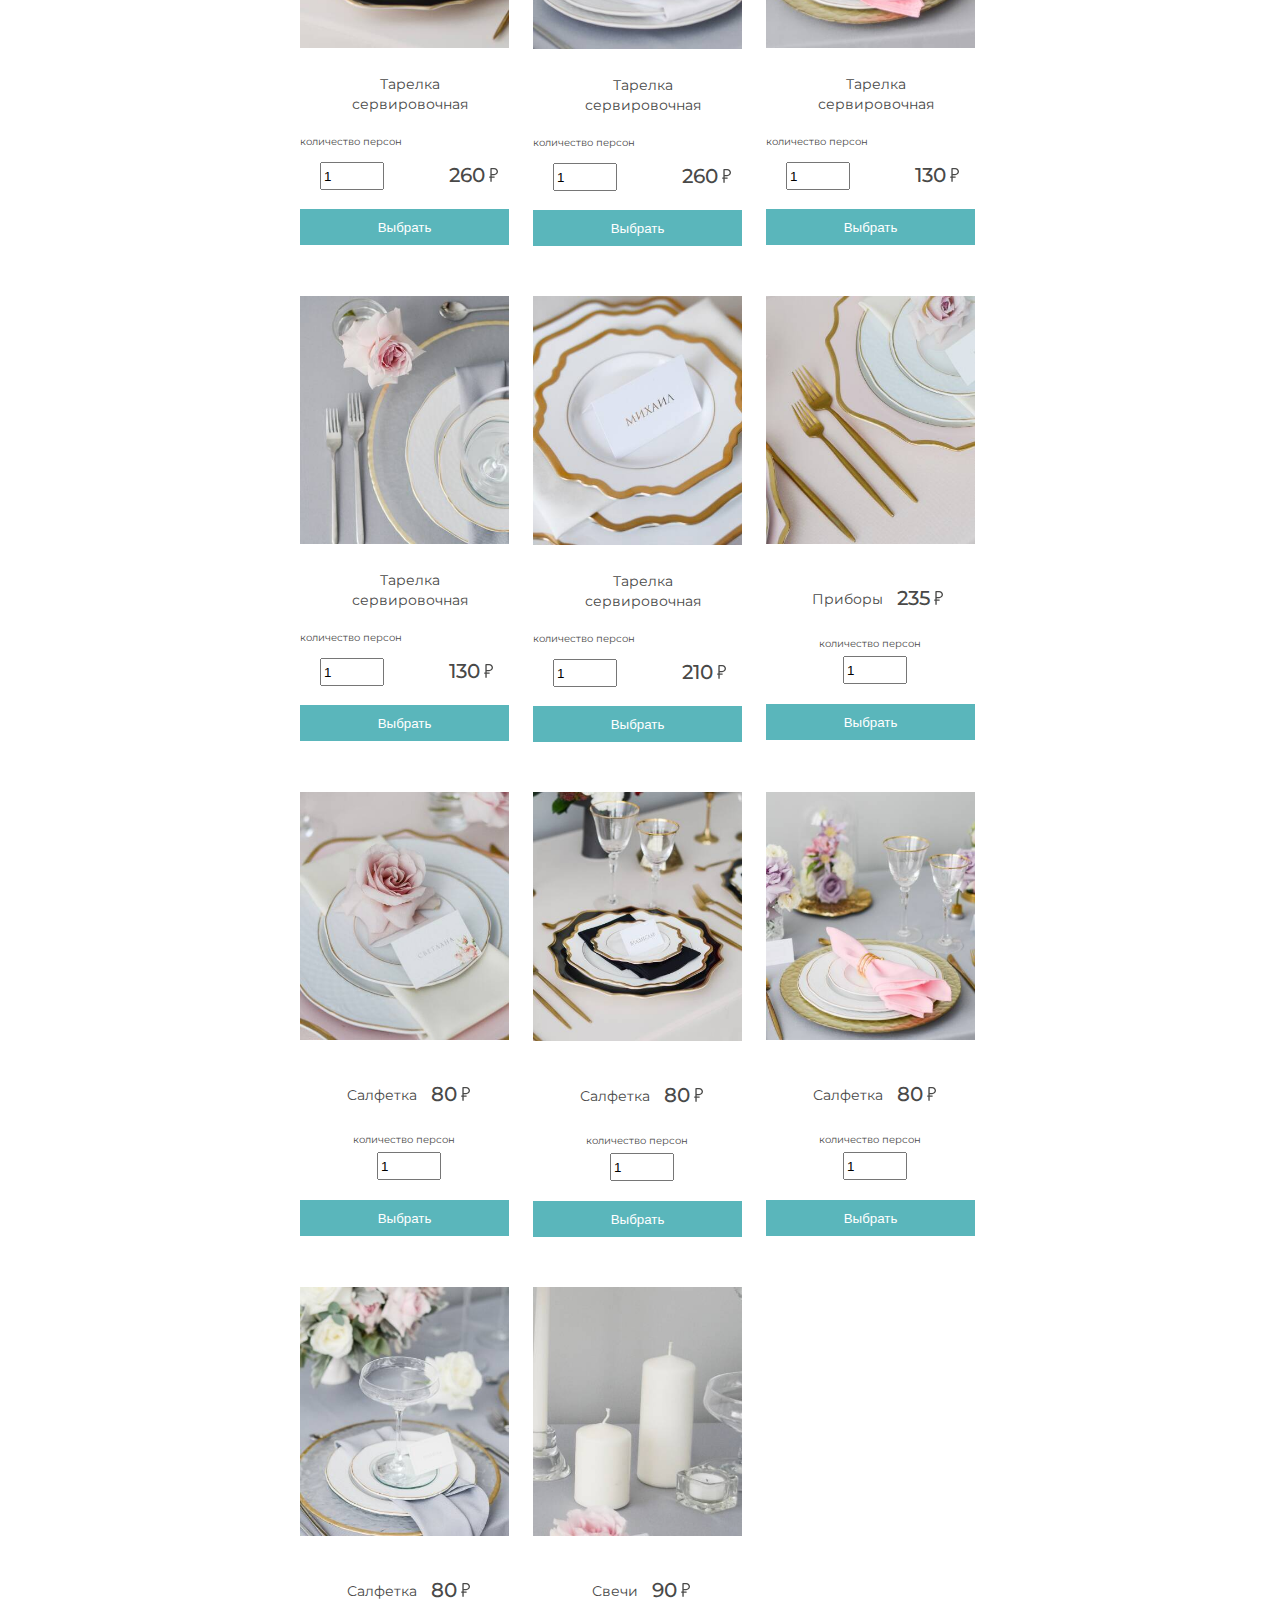
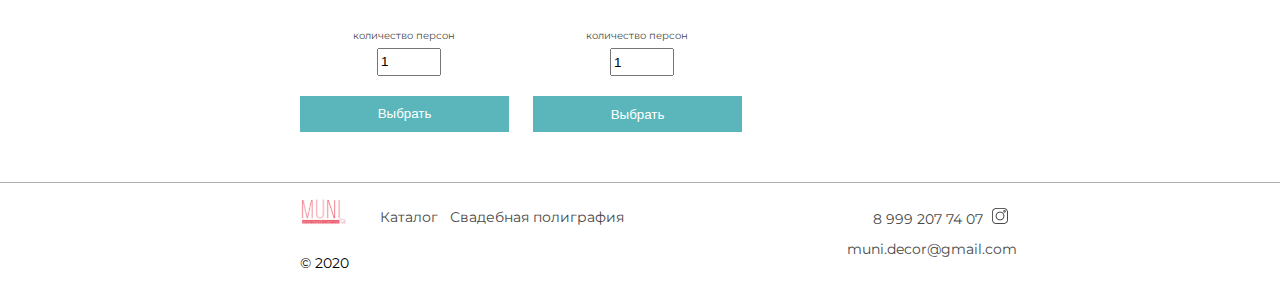
<file: positions.html>
<!DOCTYPE html>
<html lang="en">

<head>
	<meta charset="UTF-8">
	<meta http-equiv="X-UA-Compatible" content="IE=edge">
	<meta name="viewport" content="width=device-width, initial-scale=1.0">
	<link rel="preconnect" href="https://fonts.gstatic.com">
	<link rel="preconnect" href="https://fonts.gstatic.com">
	<link
		href="https://fonts.googleapis.com/css2?family=Cormorant:wght@700&family=Montserrat:wght@400;500;700&family=Roboto:wght@400;500&display=swap"
		rel="stylesheet">
	<link rel="stylesheet" href="css/reset.css">
	<link rel="stylesheet" href="css/style.css">
	<link rel="stylesheet" href="css/media.css">
	<title>Positions</title>
</head>

<head>
	<meta charset="UTF-8">
	<meta http-equiv="X-UA-Compatible" content="IE=edge">
	<meta name="viewport" content="width=device-width, initial-scale=1.0">
	<link rel="preconnect" href="https://fonts.gstatic.com">
	<link rel="preconnect" href="https://fonts.gstatic.com">
	<link
		href="https://fonts.googleapis.com/css2?family=Cormorant:wght@700&family=Montserrat:wght@400;500;700&family=Roboto:wght@400;500&display=swap"
		rel="stylesheet">
	<link rel="stylesheet" href="css/reset.css">
	<link rel="stylesheet" href="css/style.css">
	<link rel="stylesheet" href="css/media.css">
	<title>Main</title>
</head>

<body>
	<div class="wrapper">
		<header class="header">
			<div class="container">
				<div class="header__inner">
					<div class="header__inner-logo">
						<a class="logo" href="index.html"><img class="header__logo" src="images/main/logo.svg"
								alt="logo"></a>
					</div>
					<div class="header__inner-menu">
						<nav class="menu">
							<ul class="menu__list">
								<li class="menu__list-logo">
									<a class="logo" href="index.html"><img class="menu__logo"
											src="images/main/mobile-logo.svg" alt="logo"></a>
								</li>
								<li class="menu__list-item">
									<a class="menu__list-link" href="styles.html">Каталог</a>
								</li>
								<li class="menu__list-item">
									<a class="menu__list-link" href="polygraphy.html">Свадебная полиграфия</a>
								</li>
							</ul>
					</div>
					<div class="header__inner-phone">
						<a class="header__inner-phone-link" href="tel:89992077407">8 999 207 74 07 </a>
					</div>
					<div class="header__inner-insta">
						<a class="insta-link" href="https://www.instagram.com/munidecor/"><img class="header__insta"
								src="images/main/insta-logo.png" alt="instagram"></a>
					</div>
					<div class="header__inner-btn">
						<a class="header__inner-link" href="order.html">Мой заказ</a>
					</div>
					<div class="btn__hide"></div>
					<div class="menu__btn">
						<span></span>
					</div>
				</div>
			</div>
		</header>
		<section class="positions__top">
			<div class="container">
				<div class="positions__nav">
					<a class="positions__nav-main" href="index.html">Главная</a>
					<span class="positions__nav-slash">/</span>
					<span class="positions__nav-styles">Каталог</span>
				</div>
			</div>
			<div class="styles">
				<h2 class="about__title title">Каталог</h2>
			</div>
		</section>
		<section class="positions__items">
			<div class="container">
				<div class="positions__items-content">
					<a class="positions__link inactive" href="styles.html">Стили</a>
					<a class="positions__link active" href="#">Позиции</a>
				</div>
				<div class="positions__items-catalog">
					<div class="positions__items-menu">
						<p class="positions__items-title">Выберите позицию</p>
						<select class="positions__items-list" size="1" id="">
							<option class="positions__items-list">Все позиции</option>
							<option class="positions__item">Базовые комплекты</option>
							<option class="positions__item">Сервировочный набор</option>
							<option class="positions__item">Бокалы</option>
							<option class="positions__item">Тарелки</option>
							<option class="positions__item">Тарелки сервировочные</option>
							<option class="positions__item">Приборы</option>
							<option class="positions__item">Салфетки</option>
							<option class="positions__item">Толстые свечи</option>
						</select>
					</div>
					<div class="positions__items-elements">
						<div class="positions__items-element">
							<img class="positions__image" src="images/positions/base tenderness in details.jpg"
								alt="image">
							<h3 class="positions__items-inner-title">Базовый комплект<br>“Нежность в деталях”:
							</h3>
							<h6 class="positions__items-inner-text">Цветочная композиция в вазе, тонкие свечи и
								подсвечники 4
								шт.,&nbsp; пудровая скатерть для круглого стола</h6>
							<h6 class="positions__items-inner-subtext">количество персон</h6>
							<input class="positions__items-number" type="number" min="0" value="1">
							<span class="positions__items-price">5800</span>
							<div class="positions__items-btn">
								<button class="positions__items-btn-link">Выбрать</button>
							</div>
						</div>
						<div class="positions__items-element">
							<img class="positions__image" src="images/positions/base luxury of colors.jpg" alt="image">
							<h3 class="positions__items-inner-title">Базовый комплект<br>“Роскошь красок”:
							</h3>
							<h6 class="positions__items-inner-text">Цветочная композиция в вазе, тонкие свечи и
								подсвечники 4
								шт.,&nbsp; бежевая скатерть для круглого стола</h6>
							<h6 class="positions__items-inner-subtext">количество персон</h6>
							<input class="positions__items-number" type="number" min="0" value="1">
							<span class="positions__items-price">5800</span>
							<div class="positions__items-btn">
								<button class="positions__items-btn-link">Выбрать</button>
							</div>
						</div>
						<div class="positions__items-element">
							<img class="positions__image" src="images/positions/base purple classic.jpg" alt="image">
							<h3 class="positions__items-inner-title">Базовый комплект<br>“Лиловая классика”:</h3>
							<h6 class="positions__items-inner-text">Цветочная композиция в вазе, тонкие свечи и
								подсвечники 4
								шт.,&nbsp; серая скатерть для круглого стола</h6>
							<h6 class="positions__items-inner-subtext">количество персон</h6>
							<input class="positions__items-number" type="number" min="0" value="1">
							<span class="positions__items-price">5800</span>
							<div class="positions__items-btn">
								<button class="positions__items-btn-link">Выбрать</button>
							</div>
						</div>
						<div class="positions__items-element">
							<img class="positions__image" src="images/positions/base wedding party.jpg" alt="image">
							<h3 class="positions__items-inner-title">Базовый комплект<br>
								“Свадебная вечеринка”
							</h3>
							<h6 class="positions__items-inner-text">Цветочная композиция в вазе, тонкие свечи и
								подсвечники 4 шт., &nbsp; пудровая скатерть для круглого стола</h6>
							<h6 class="positions__items-inner-subtext">количество персон</h6>
							<input class="positions__items-number" type="number" min="0" value="1">
							<span class="positions__items-price">4300</span>
							<div class="positions__items-btn">
								<button class="positions__items-btn-link">Выбрать</button>
							</div>
						</div>
						<div class="positions__items-element">
							<img class="positions__image" src="images/positions/base dusty chrome.jpg" alt="image">
							<h3 class="positions__items-inner-title">Базовый комплект<br>
								“Припыленный&nbsp;монохром”:
							</h3>
							<h6 class="positions__items-inner-text">Цветочная композиция в вазоне, тонкие свечи и
								подсвечники 4
								шт.,&nbsp; серая скатерть для круглого стола</h6>
							<h6 class="positions__items-inner-subtext">количество персон</h6>
							<input class="positions__items-number" type="number" min="0" value="1">
							<span class="positions__items-price">5800</span>
							<div class="positions__items-btn">
								<button class="positions__items-btn-link">Выбрать</button>
							</div>
						</div>
						<div class="positions__items-element">
							<img class="positions__image" src="images/positions/base mono of roses.jpg" alt="image">
							<h3 class="positions__items-inner-title">Базовый комплект<br>
								“Моно из роз”:
							</h3>
							<h6 class="positions__items-inner-text">Три цветочные композиции в&nbsp; прозрачных вазах,
								тонкие
								свечи
								и подсвечники 4 шт.,&nbsp; бежевая скатерть для&nbsp;круглого&nbsp;стола
								<h6 class="positions__items-inner-subtext">количество персон</h6>
								<input class="positions__items-number" type="number" min="0" value="1">
								<span class="positions__items-price">4250</span>
								<div class="positions__items-btn">
									<button class="positions__items-btn-link">Выбрать</button>
								</div>
						</div>
						<div class="positions__items-element">
							<img class="positions__image" src="images/positions/base modern classic.jpg" alt="image">
							<h3 class="positions__items-inner-title">Базовый комплект<br>“Современная&nbsp;классика”:
							</h3>
							<h6 class="positions__items-inner-text">Объемная композиция на высокой стойке, тонкие свечи
								и
								подсвечники 4 шт., серая скатерть для круглого стола
							</h6>
							<h6 class="positions__items-inner-subtext">количество персон</h6>
							<input class="positions__items-number" type="number" min="0" value="1">
							<span class="positions__items-price">7300</span>
							<div class="positions__items-btn">
								<button class="positions__items-btn-link">Выбрать</button>
							</div>
						</div>
						<div class="positions__items-element">
							<img class="positions__image" src="images/positions/base laconic accent .jpg" alt="image">
							<h3 class="positions__items-inner-title">Базовый комплект<br>“Лаконичный акцент”:
							</h3>
							<h6 class="positions__items-inner-text">Композиция из стеклянных колб с розами, тонкие свечи
								и
								подсвечники 8 шт., серая скатерть для круглого стола</h6>
							<h6 class="positions__items-inner-subtext">количество персон</h6>
							<input class="positions__items-number" type="number" min="0" value="1">
							<span class="positions__items-price">3900</span>
							<div class="positions__items-btn">
								<button class="positions__items-btn-link">Выбрать</button>
							</div>
						</div>
						<div class="positions__items-element">
							<img class="positions__image" src="images/positions/base air trederness.jpg" alt="image">
							<h3 class="positions__items-inner-title">Базовый комплект<br>“Воздушная&nbsp;нежность”:</h3>
							<h6 class="positions__items-inner-text">Композиция на зеркальной подложке в мини вазах,
								тонкие
								свечи и подсвечники 4 шт., пудровая скатерть для круглого стола</h6>
							<h6 class="positions__items-inner-subtext">количество персон</h6>
							<input class="positions__items-number" type="number" min="0" value="1">
							<span class="positions__items-price">4500</span>
							<div class="positions__items-btn">
								<button class="positions__items-btn-link">Выбрать</button>
							</div>
						</div>
						<div class="positions__items-element">
							<img class="positions__image" src="images/positions/layer tenderness in details.jpg"
								alt="image">
							<h3 class="positions__items-inner-title">Комплект&nbsp;сервировки на одну персону<br>
								“Нежность в деталях”:
							</h3>
							<h6 class="positions__items-inner-text">Бокал, тарелка, тарелка сервировочная, приборы,
								салфетка
							</h6>
							<h6 class="positions__items-inner-subtext">количество персон</h6>
							<input class="positions__items-number" type="number" min="0" value="1">
							<span class="positions__items-price">796</span>
							<div class="positions__items-btn">
								<button class="positions__items-btn-link">Выбрать</button>
							</div>
						</div>
						<div class="positions__items-element">
							<img class="positions__image" src="images/positions/layer luxury of colors.jpg" alt="image">
							<h3 class="positions__items-inner-title">Комплект&nbsp;сервировки на одну персону<br>
								“Роскошь красок”:
							</h3>
							<h6 class="positions__items-inner-text">Бокал, тарелка, тарелка сервировочная, приборы,
								салфетка
							</h6>
							<h6 class="positions__items-inner-subtext">количество персон</h6>
							<input class="positions__items-number" type="number" min="0" value="1">
							<span class="positions__items-price">865</span>
							<div class="positions__items-btn">
								<button class="positions__items-btn-link">Выбрать</button>
							</div>
						</div>
						<div class="positions__items-element">
							<img class="positions__image" src="images/positions/layer purple classic.jpg" alt="image">
							<h3 class="positions__items-inner-title">Комплект&nbsp;сервировки на одну персону<br>
								“Лиловая классика”:
							</h3>
							<h6 class="positions__items-inner-text">Бокал, тарелка, тарелка сервировочная, приборы,
								салфетка
							</h6>
							<h6 class="positions__items-inner-subtext">количество персон</h6>
							<input class="positions__items-number" type="number" min="0" value="1">
							<span class="positions__items-price">600</span>
							<div class="positions__items-btn">
								<button class="positions__items-btn-link">Выбрать</button>
							</div>
						</div>
						<div class="positions__items-element">
							<img class="positions__image" src="images/positions/layer wedding party.jpg" alt="image">
							<h3 class="positions__items-inner-title">Комплект&nbsp;сервировки на одну
								персону<br>“Свадебная
								вечеринка”:
							</h3>
							<h6 class="positions__items-inner-text">Бокал, тарелка, тарелка сервировочная, приборы,
								салфетка
							</h6>
							<h6 class="positions__items-inner-subtext">количество персон</h6>
							<input class="positions__items-number" type="number" min="0" value="1">
							<span class="positions__items-price">625</span>
							<div class="positions__items-btn">
								<button class="positions__items-btn-link">Выбрать</button>
							</div>
						</div>
						<div class="positions__items-element">
							<img class="positions__image" src="images/positions/layer dusty chrome.jpg" alt="image">
							<h3 class="positions__items-inner-title">Комплект&nbsp;сервировки на одну персону<br>
								“Припыленный&nbsp;монохром”:
							</h3>
							<h6 class="positions__items-inner-text">Бокал, тарелка, тарелка сервировочная, приборы,
								салфетка
							</h6>
							<h6 class="positions__items-inner-subtext">количество персон</h6>
							<input class="positions__items-number" type="number" min="0" value="1">
							<span class="positions__items-price">390</span>
							<div class="positions__items-btn">
								<button class="positions__items-btn-link">Выбрать</button>
							</div>
						</div>
						<div class="positions__items-element">
							<img class="positions__image" src="images/positions/layer mono of rose.jpg" alt="image">
							<h3 class="positions__items-inner-title">Комплект&nbsp;сервировки на одну персону<br>“Моно
								из роз”:
							</h3>
							<h6 class="positions__items-inner-text">Бокал, тарелка, тарелка сервировочная, салфетка,
								приборы
							</h6>
							<h6 class="positions__items-inner-subtext">количество персон</h6>
							<input class="positions__items-number" type="number" min="0" value="1">
							<span class="positions__items-price">815</span>
							<div class="positions__items-btn">
								<button class="positions__items-btn-link">Выбрать</button>
							</div>
						</div>
						<div class="positions__items-element">
							<img class="positions__image" src="images/positions/layer modern classic.jpg" alt="image">
							<h3 class="positions__items-inner-title">Комплект&nbsp;сервировки на одну персону<br>
								“Современная&nbsp;классика”:
							</h3>
							<h6 class="positions__items-inner-text">Бокал, тарелка, тарелка сервировочная, салфетка,
								приборы
							</h6>
							<h6 class="positions__items-inner-subtext">количество персон</h6>
							<input class="positions__items-number" type="number" min="0" value="1">
							<span class="positions__items-price">815</span>
							<div class="positions__items-btn">
								<button class="positions__items-btn-link">Выбрать</button>
							</div>
						</div>
						<div class="positions__items-element">
							<img class="positions__image" src="images/positions/layer laconic accent.jpg" alt="image">
							<h3 class="positions__items-inner-title">Комплект&nbsp;сервировки на одну персону<br>
								“Лаконичный акцент”:
							</h3>
							<h6 class="positions__items-inner-text">Бокал, тарелка, тарелка сервировочная, салфетка,
								приборы
							</h6>
							<h6 class="positions__items-inner-subtext">количество персон</h6>
							<input class="positions__items-number" type="number" min="0" value="1">
							<span class="positions__items-price">796</span>
							<div class="positions__items-btn">
								<button class="positions__items-btn-link">Выбрать</button>
							</div>
						</div>
						<div class="positions__items-element">
							<img class="positions__image" src="images/positions/layer air trederness.jpg" alt="image">
							<h3 class="positions__items-inner-title">Комплект&nbsp;сервировки на одну персону<br>
								“Воздушная&nbsp;нежность”:
							</h3>
							<h6 class="positions__items-inner-text">Бокал, тарелка, тарелка сервировочная, салфетка,
								приборы
							</h6>
							<h6 class="positions__items-inner-subtext">количество персон</h6>
							<input class="positions__items-number" type="number" min="0" value="1">
							<span class="positions__items-price">755</span>
							<div class="positions__items-btn">
								<button class="positions__items-btn-link">Выбрать</button>
							</div>
						</div>
						<div class="positions__items-element">
							<img class="positions__image" src="images/positions/glass1.jpg" alt="image">
							<div class="positions__items-inner-content">
								<h class="positions__items-inner-title title">Бокал</h>
								<div class="positions__items-price-content">
									<span class="positions__items-price price">70</span>
								</div>
							</div>
							<h6 class="positions__items-inner-subtext subtext">количество персон</h6>
							<input class="positions__items-number number" type="number" min="0" value="1">
							<div class="positions__items-btn">
								<button class="positions__items-btn-link">Выбрать</button>
							</div>
						</div>
						<div class="positions__items-element">
							<img class="positions__image" src="images/positions/glass2.jpg" alt="image">
							<div class="positions__items-inner-content">
								<h3 class="positions__items-inner-title title">Бокал</h3>
								<div class="positions__items-price-content">
									<span class="positions__items-price price">130</span>
								</div>
							</div>
							<h6 class="positions__items-inner-subtext subtext">количество персон</h6>
							<input class="positions__items-number number" type="number" min="0" value="1">
							<div class="positions__items-btn">
								<button class="positions__items-btn-link">Выбрать</button>
							</div>
						</div>
						<div class="positions__items-element">
							<img class="positions__image" src="images/positions/plate1.jpg" alt="image">
							<div class="positions__items-inner-content">
								<h3 class="positions__items-inner-title title">Тарелка</h3>
								<div class="positions__items-price-content">
									<span class="positions__items-price price">150</span>
								</div>
							</div>
							<h6 class="positions__items-inner-subtext subtext">количество персон</h6>
							<input class="positions__items-number number" type="number" min="0" value="1">
							<div class="positions__items-btn">
								<button class="positions__items-btn-link">Выбрать</button>
							</div>
						</div>
						<div class="positions__items-element">
							<img class="positions__image" src="images/positions/plate2.jpg" alt="image">
							<div class="positions__items-inner-content">
								<h3 class="positions__items-inner-title title">Тарелка</h3>
								<div class="positions__items-price-content">
									<span class="positions__items-price price">160</span>
								</div>
							</div>
							<h6 class="positions__items-inner-subtext subtext">количество персон</h6>
							<input class="positions__items-number number" type="number" min="0" value="1">
							<div class="positions__items-btn">
								<button class="positions__items-btn-link">Выбрать</button>
							</div>
						</div>
						<div class="positions__items-element">
							<img class="positions__image" src="images/positions/plate3.jpg" alt="image">
							<div class="positions__items-inner-content">
								<h3 class="positions__items-inner-title title">Тарелка</h3>
								<div class="positions__items-price-content">
									<span class="positions__items-price price">110</span>
								</div>
							</div>
							<h6 class="positions__items-inner-subtext subtext">количество персон</h6>
							<input class="positions__items-number number" type="number" min="0" value="1">
							<div class="positions__items-btn">
								<button class="positions__items-btn-link">Выбрать</button>
							</div>
						</div>
						<div class="positions__items-element">
							<img class="positions__image" src="images/positions/layer plate.jpg" alt="image">
							<div class="positions__items-inner-content">
								<h3 class="positions__items-inner-title text">Тарелка сервировочная</h3>
								<div class="positions__items-price-content">
									<span class="positions__items-price value">260</span>
								</div>
							</div>
							<h6 class="positions__items-inner-subtext person">количество персон</h6>
							<input class="positions__items-number value" type="number" min="0" value="1">
							<div class="positions__items-btn">
								<button class="positions__items-btn-link">Выбрать</button>
							</div>
						</div>
						<div class="positions__items-element">
							<img class="positions__image" src="images/positions/layer plate2.jpg" alt="image">
							<div class="positions__items-inner-content">
								<h3 class="positions__items-inner-title text">Тарелка сервировочная</h3>
								<div class="positions__items-price-content">
									<span class="positions__items-price value">260</span>
								</div>
							</div>
							<h6 class="positions__items-inner-subtext person">количество персон</h6>
							<input class="positions__items-number value" type="number" min="0" value="1">
							<div class="positions__items-btn">
								<button class="positions__items-btn-link">Выбрать</button>
							</div>
						</div>
						<div class="positions__items-element">
							<img class="positions__image" src="images/positions/layer plate3.jpg" alt="image">
							<div class="positions__items-inner-content">
								<h3 class="positions__items-inner-title text">Тарелка сервировочная</h3>
								<div class="positions__items-price-content">
									<span class="positions__items-price value">260</span>
								</div>
							</div>
							<h6 class="positions__items-inner-subtext person">количество персон</h6>
							<input class="positions__items-number value" type="number" min="0" value="1">
							<div class="positions__items-btn">
								<button class="positions__items-btn-link">Выбрать</button>
							</div>
						</div>
						<div class="positions__items-element">
							<img class="positions__image" src="images/positions/layer plate4.jpg" alt="image">
							<div class="positions__items-inner-content">
								<h3 class="positions__items-inner-title text">Тарелка сервировочная</h3>
								<div class="positions__items-price-content">
									<span class="positions__items-price value">130</span>
								</div>
							</div>
							<h6 class="positions__items-inner-subtext person">количество персон</h6>
							<input class="positions__items-number value" type="number" min="0" value="1">
							<div class="positions__items-btn">
								<button class="positions__items-btn-link">Выбрать</button>
							</div>
						</div>
						<div class="positions__items-element">
							<img class="positions__image" src="images/positions/layer plate5.jpg" alt="image">
							<div class="positions__items-inner-content">
								<h3 class="positions__items-inner-title text">Тарелка сервировочная</h3>
								<div class="positions__items-price-content">
									<span class="positions__items-price value">130</span>
								</div>
							</div>
							<h6 class="positions__items-inner-subtext person">количество персон</h6>
							<input class="positions__items-number value" type="number" min="0" value="1">
							<div class="positions__items-btn">
								<button class="positions__items-btn-link">Выбрать</button>
							</div>
						</div>
						<div class="positions__items-element">
							<img class="positions__image" src="images/positions/layer plate6.jpg" alt="image">
							<div class="positions__items-inner-content">
								<h3 class="positions__items-inner-title text">Тарелка сервировочная</h3>
								<div class="positions__items-price-content">
									<span class="positions__items-price value">210</span>
								</div>
							</div>
							<h6 class="positions__items-inner-subtext person">количество персон</h6>
							<input class="positions__items-number value" type="number" min="0" value="1">
							<div class="positions__items-btn">
								<button class="positions__items-btn-link">Выбрать</button>
							</div>
						</div>
						<div class="positions__items-element">
							<img class="positions__image" src="images/positions/cutlery.jpg" alt="image">
							<div class="positions__items-inner-content">
								<h3 class="positions__items-inner-title title">Приборы</h3>
								<div class="positions__items-price-content">
									<span class="positions__items-price price">235</span>
								</div>
							</div>
							<h6 class="positions__items-inner-subtext subtext">количество персон</h6>
							<input class="positions__items-number number" type="number" min="0" value="1">
							<div class="positions__items-btn">
								<button class="positions__items-btn-link">Выбрать</button>
							</div>
						</div>
						<div class="positions__items-element">
							<img class="positions__image" src="images/positions/napkin1.jpg" alt="image">
							<div class="positions__items-inner-content">
								<h3 class="positions__items-inner-title title">Cалфетка</h3>
								<div class="positions__items-price-content">
									<span class="positions__items-price price">80</span>
								</div>
							</div>
							<h6 class="positions__items-inner-subtext subtext">количество персон</h6>
							<input class="positions__items-number number" type="number" min="0" value="1">
							<div class="positions__items-btn">
								<button class="positions__items-btn-link">Выбрать</button>
							</div>
						</div>
						<div class="positions__items-element">
							<img class="positions__image" src="images/positions/napkin2.jpg" alt="image">
							<div class="positions__items-inner-content">
								<h3 class="positions__items-inner-title title">Салфетка</h3>
								<div class="positions__items-price-content">
									<span class="positions__items-price price">80</span>
								</div>
							</div>
							<h6 class="positions__items-inner-subtext subtext">количество персон</h6>
							<input class="positions__items-number number" type="number" min="0" value="1">
							<div class="positions__items-btn">
								<button class="positions__items-btn-link">Выбрать</button>
							</div>
						</div>
						<div class="positions__items-element">
							<img class="positions__image" src="images/positions/napkin3.jpg" alt="image">
							<div class="positions__items-inner-content">
								<h3 class="positions__items-inner-title title">Салфетка</h3>
								<div class="positions__items-price-content">
									<span class="positions__items-price price">80</span>
								</div>
							</div>
							<h6 class="positions__items-inner-subtext subtext">количество персон</h6>
							<input class="positions__items-number number" type="number" min="0" value="1">
							<div class="positions__items-btn">
								<button class="positions__items-btn-link">Выбрать</button>
							</div>
						</div>
						<div class="positions__items-element">
							<img class="positions__image" src="images/positions/napkin4.jpg" alt="image">
							<div class="positions__items-inner-content">
								<h3 class="positions__items-inner-title title">Салфетка</h3>
								<div class="positions__items-price-content">
									<span class="positions__items-price price">80</span>
								</div>
							</div>
							<h6 class="positions__items-inner-subtext subtext">количество персон</h6>
							<input class="positions__items-number number" type="number" min="0" value="1">
							<div class="positions__items-btn">
								<button class="positions__items-btn-link">Выбрать</button>
							</div>
						</div>
						<div class="positions__items-element">
							<img class="positions__image" src="images/positions/fat spark.jpg" alt="image">
							<div class="positions__items-inner-content">
								<h3 class="positions__items-inner-title title">Свечи</h3>
								<div class="positions__items-price-content">
									<span class="positions__items-price price">90</span>
								</div>
							</div>
							<h6 class="positions__items-inner-subtext subtext ">количество персон</h6>
							<input class="positions__items-number number" type="number" min="0" value="1">
							<div class="positions__items-btn">
								<button class="positions__items-btn-link">Выбрать</button>
							</div>
						</div>
						<div class="positions__items-element item-empty">
						</div>
					</div>
				</div>
			</div>
		</section>
		<footer class="footer">
			<div class="container">
				<div class="footer__wrapper">
					<div class="footer__logo">
						<a class="logo" href="index.html"><img class="header__logo" src="images/main/logo.svg"
								alt="logo"></a>
					</div>
					<div class="footer__menu">
						<nav class="menu">
							<ul class="menu__list">
								<li class="menu__list-item">
									<a class="menu__list-link foot" href="styles.html">Каталог</a>
								</li>
								<li class="menu__list-item">
									<a class="menu__list-link foot" href="polygraphy.html">Свадебная полиграфия</a>
								</li>
							</ul>
					</div>
					<div class="footer__contacts">
						<div class="footer__phone">
							<a class="footer__phone-link" href="tel:89992077407">8 999 207 74 07 </a>
							<a class="footer__insta-link" href="https://www.instagram.com/munidecor/">
								<img src="images/main/insta16.png" alt="instagram"></a>
						</div>
						<div class="footer__mail">
							<a class="footer__link" href="index.html">muni.decor@gmail.com</a>
						</div>
					</div>
				</div>
				<div class="footer__year">
					<p class="footer__text">© 2020</p>
				</div>
			</div>
		</footer>
	</div>
	<script src="js/jquery.fancybox.min.js"></script>
	<script src="js/script.js"></script>
</body>

</html>
</file>
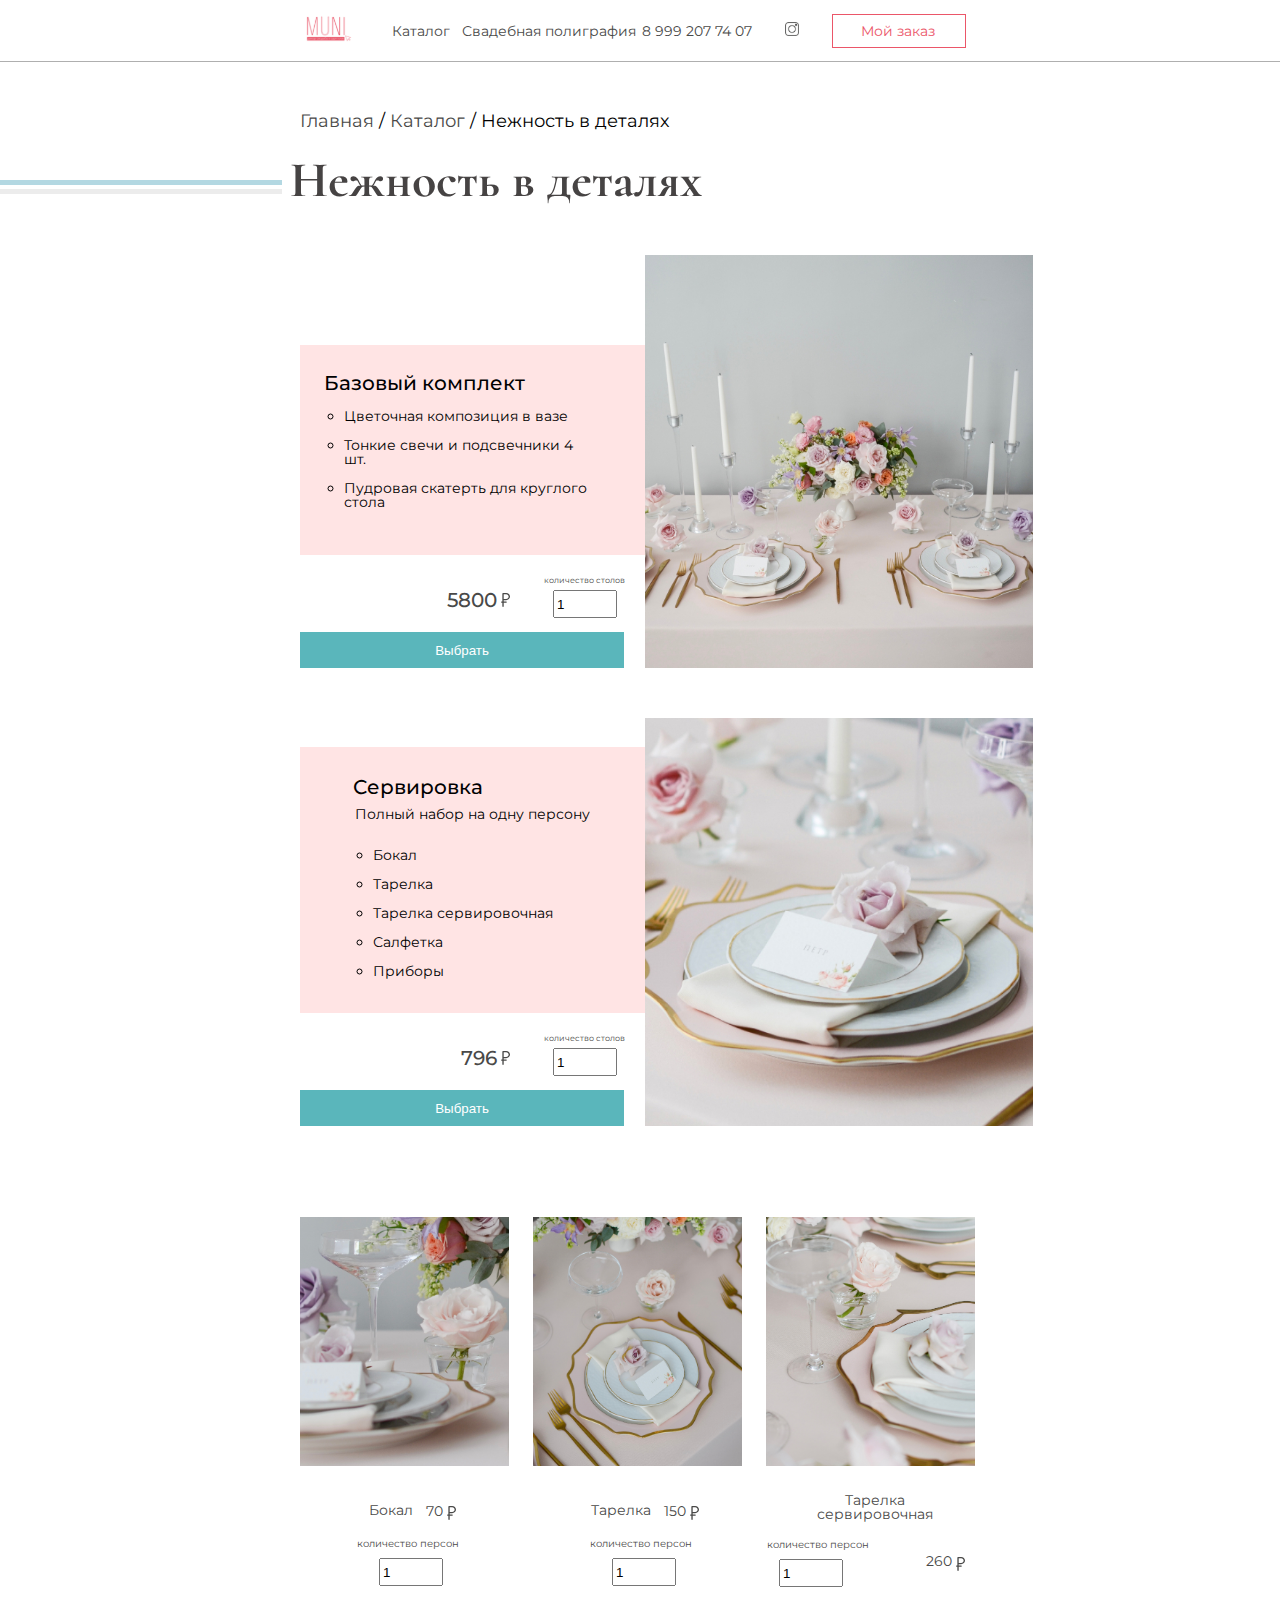
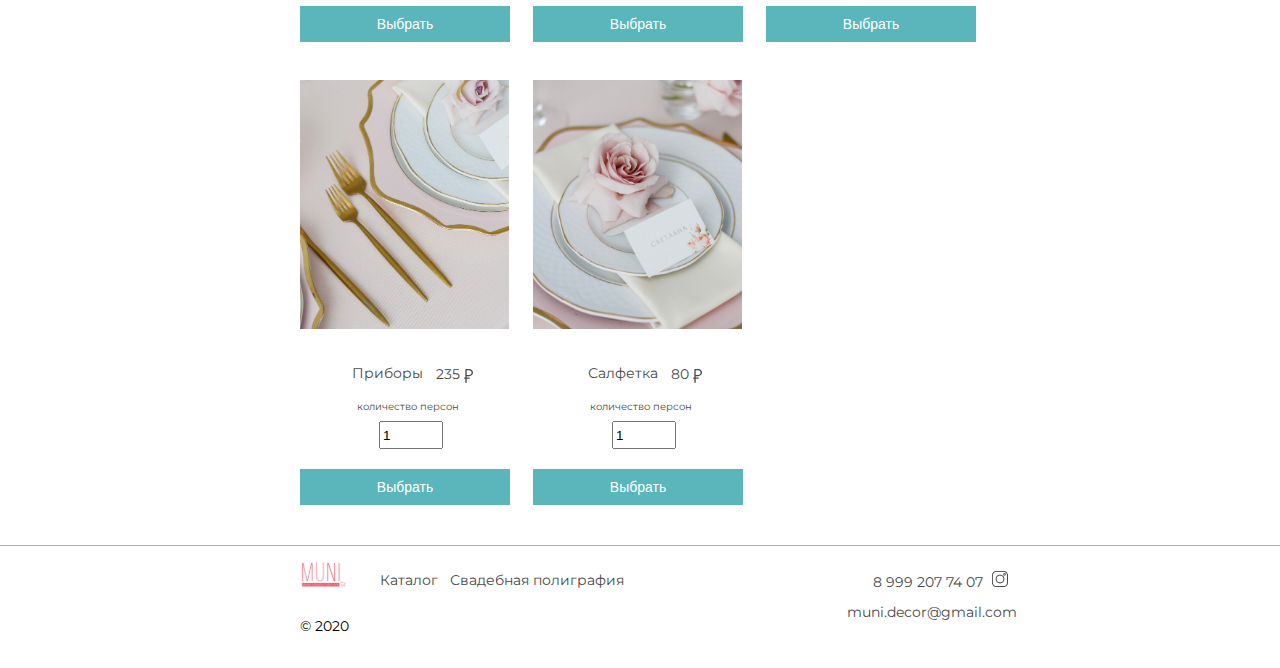
<file: softness.html>
<!DOCTYPE html>
<html lang="en">

<head>
	<meta charset="UTF-8">
	<meta http-equiv="X-UA-Compatible" content="IE=edge">
	<meta name="viewport" content="width=device-width, initial-scale=1.0">
	<link rel="preconnect" href="https://fonts.gstatic.com">
	<link rel="preconnect" href="https://fonts.gstatic.com">
	<link
		href="https://fonts.googleapis.com/css2?family=Cormorant:wght@700&family=Montserrat:wght@400;500;700&family=Roboto:wght@400;500&display=swap"
		rel="stylesheet">
	<link rel="stylesheet" href="css/reset.css">
	<link rel="stylesheet" href="css/style.css">
	<link rel="stylesheet" href="css/media.css">
	<title>Softness</title>
</head>

<body>
	<div class="wrapper">
		<header class="header">
			<div class="container">
				<div class="header__inner">
					<div class="header__inner-logo">
						<a class="logo" href="index.html"><img class="header__logo" src="images/main/logo.svg"
								alt="logo"></a>
					</div>
					<div class="header__inner-menu">
						<nav class="menu">
							<ul class="menu__list">
								<li class="menu__list-logo">
									<a class="logo" href="index.html"><img class="menu__logo"
											src="images/main/mobile-logo.svg" alt="logo"></a>
								</li>
								<li class="menu__list-item">
									<a class="menu__list-link" href="styles.html">Каталог</a>
								</li>
								<li class="menu__list-item">
									<a class="menu__list-link" href="polygraphy.html">Свадебная полиграфия</a>
								</li>
							</ul>
					</div>
					<div class="header__inner-phone">
						<a class="header__inner-phone-link" href="tel:89992077407">8 999 207 74 07 </a>
					</div>
					<div class="header__inner-insta">
						<a class="insta-link" href="https://www.instagram.com/munidecor/"><img class="header__insta"
								src="images/main/insta-logo.png" alt="instagram"></a>
					</div>
					<div class="header__inner-btn">
						<a class="header__inner-link" href="order.html">Мой заказ</a>
					</div>
					<div class="btn__hide"></div>
					<div class="menu__btn">
						<span></span>
					</div>
				</div>
			</div>
		</header>
		<section class="softness__top">
			<div class="container">
				<div class="wed__nav">
					<a href="index.html" class="wed__nav-main">Главная</a>
					<span class="wed__nav-slash">/</span>
					<a href="styles.html" class="wed__nav-styles">Каталог</a>
					<span class="wed__nav-slash">/</span>
					<span class="wed__nav-styles">Нежность в деталях</span>
				</div>
			</div>
	</div>
	<div class="styles">
		<h2 class="about__title title softness__title">Нежность в деталях</h2>
	</div>
	<section class="softness__base">
		<div class="container">
			<div class="wed__base-inner">
				<div class="wed__base-content">
					<div class="wed__base-content-items">
						<div class="wed__base-wrapper">
							<h3 class="wed__base-title">Базовый комплект</h3>
							<ul class="wed__base-description">
								<li class="wed__base-item">Цветочная композиция в вазе</li>
								<li class="wed__base-item">Тонкие свечи и подсвечники 4 шт. </li>
								<li class="wed__base-item">Пудровая скатерть для круглого стола</li>
							</ul>
						</div>
					</div>
					<div class="wed__base-inner-content">
						<h6 class="wed__base-inner-subtext">количество столов</h6>
						<div class="wed__base-price-content">
							<span class="wed__base-price">5800</span>
							<input class="wed__base-number" type="number" min="0" value="1">
						</div>
						<div class="wed__base-btn">
							<button class="wed__base-btn-link">Выбрать</button>
						</div>
					</div>
				</div>
				<img class="wed__base-image" src="images/softness/base-set.jpg" alt="image">
			</div>
		</div>
	</section>
	<section class="softness__service">
		<div class="container">
			<div class="wed__service-inner">
				<div class="wed__service-content">
					<div class="wed__service-content-items">
						<div class="wed__service-wrapper">
							<h3 class="wed__service-title">Сервировка</h3>
							<h3 class="wed__service-subtitle">Полный набор на одну персону</h3>
							<ul class="wed__service-description">
								<li class="wed__service-item">Бокал</li>
								<li class="wed__service-item">Тарелка</li>
								<li class="wed__service-item">Тарелка сервировочная</li>
								<li class="wed__service-item">Салфетка</li>
								<li class="wed__service-item">Приборы</li>
							</ul>
						</div>
					</div>
					<div class="wed__service-inner-content">
						<h6 class="wed__service-inner-subtext">количество столов</h6>
						<div class="wed__service-price-content">
							<span class="wed__service-price">796</span>
							<input class="wed__service-number" type="number" min="0" value="1">
						</div>
						<div class="wed__service-btn">
							<button class="wed__service-btn-link">Выбрать</button>
						</div>
					</div>
				</div>
				<img class="wed__base-image" src="images/softness/service.jpg" alt="image">
			</div>
		</div>
	</section>
	<section class="wed__service-goods">
		<div class="container">
			<div class="wed__item-elements">
				<div class="wed__item-element">
					<img class="wed__items-img" src="images/softness/glass.jpg" alt="image">
					<div class="wed__items-inner-content">
						<h3 class="wed__items-inner-title">Бокал</h3>
						<div class="wed__items-price-content">
							<span class="wed__items-price">70</span>
						</div>
					</div>
					<h6 class="wed__items-inner-subtext">количество персон</h6>
					<input class="wed__items-number" type="number" min="0" value="1">
					<div class="wed__items-btn">
						<button class="wed__items-btn-link">Выбрать</button>
					</div>
				</div>
				<div class="wed__items-element">
					<img class="wed__items-img" src="images/softness/plate.jpg" alt="image">
					<div class="wed__items-inner-content">
						<h3 class="wed__items-inner-title">Тарелка</h3>
						<div class="wed__items-price-content">
							<span class="wed__items-price">150</span>
						</div>
					</div>
					<h6 class="wed__items-inner-subtext">количество персон</h6>
					<input class="wed__items-number" type="number" min="0" value="1">
					<div class="wed__items-btn">
						<button class="wed__items-btn-link">Выбрать</button>
					</div>
				</div>
				<div class="wed__items-element">
					<img class="wed__items-img" src="images/softness/service-plate.jpg" alt="image">
					<div class="wed__items-inner-content inner__content">
						<h3 class="wed__items-inner-title inner__title">Тарелка сервировочная</h3>
						<div class="wed__items-price-content">
							<span class="wed__items-price item__price">260</span>
						</div>
					</div>
					<h6 class="wed__items-inner-subtext subtext__inner">количество персон</h6>
					<input class="wed__items-number item__number" type="number" min="0" value="1">
					<div class="wed__items-btn">
						<button class="wed__items-btn-link">Выбрать</button>
					</div>
				</div>
				<div class="wed__items-element">
					<img class="wed__items-img" src="images/softness/cutlery.jpg" alt="image">
					<div class="wed__items-inner-content">
						<h3 class="wed__items-inner-title">Приборы</h3>
						<div class="wed__items-price-content">
							<span class="wed__items-price">235</span>
						</div>
					</div>
					<h6 class="wed__items-inner-subtext">количество персон</h6>
					<input class="wed__items-number" type="number" min="0" value="1">
					<div class="wed__items-btn">
						<button class="wed__items-btn-link">Выбрать</button>
					</div>
				</div>
				<div class="wed__items-element">
					<img class="wed__items-img" src="images/softness/napkin.jpg" alt="image">
					<div class="wed__items-inner-content">
						<h3 class="wed__items-inner-title">Салфетка</h3>
						<div class="wed__items-price-content">
							<span class="wed__items-price">80</span>
						</div>
					</div>
					<h6 class="wed__items-inner-subtext">количество персон</h6>
					<input class="wed__items-number" type="number" min="0" value="1">
					<div class="wed__items-btn">
						<button class="wed__items-btn-link">Выбрать</button>
					</div>
				</div>
			</div>
		</div>
	</section>
	<footer class="footer">
		<div class="container">
			<div class="footer__wrapper">
				<div class="footer__logo">
					<a class="logo" href="index.html"><img class="header__logo" src="images/main/logo.svg"
							alt="logo"></a>
				</div>
				<div class="footer__menu">
					<nav class="menu">
						<ul class="menu__list">
							<li class="menu__list-item">
								<a class="menu__list-link foot" href="styles.html">Каталог</a>
							</li>
							<li class="menu__list-item">
								<a class="menu__list-link foot" href="polygraphy.html">Свадебная полиграфия</a>
							</li>
						</ul>
				</div>
				<div class="footer__contacts">
					<div class="footer__phone">
						<a class="footer__phone-link" href="tel:89992077407">8 999 207 74 07 </a>
						<a class="footer__insta-link" href="https://www.instagram.com/munidecor/">
							<img src="images/main/insta16.png" alt="instagram"></a>
					</div>
					<div class="footer__mail">
						<a class="footer__link" href="index.html">muni.decor@gmail.com</a>
					</div>
				</div>
			</div>
			<div class="footer__year">
				<p class="footer__text">© 2020</p>
			</div>
		</div>
	</footer>
	</div>
	<script src="js/jquery.fancybox.min.js"></script>
	<script src="js/script.js"></script>
</body>

</html>
</file>
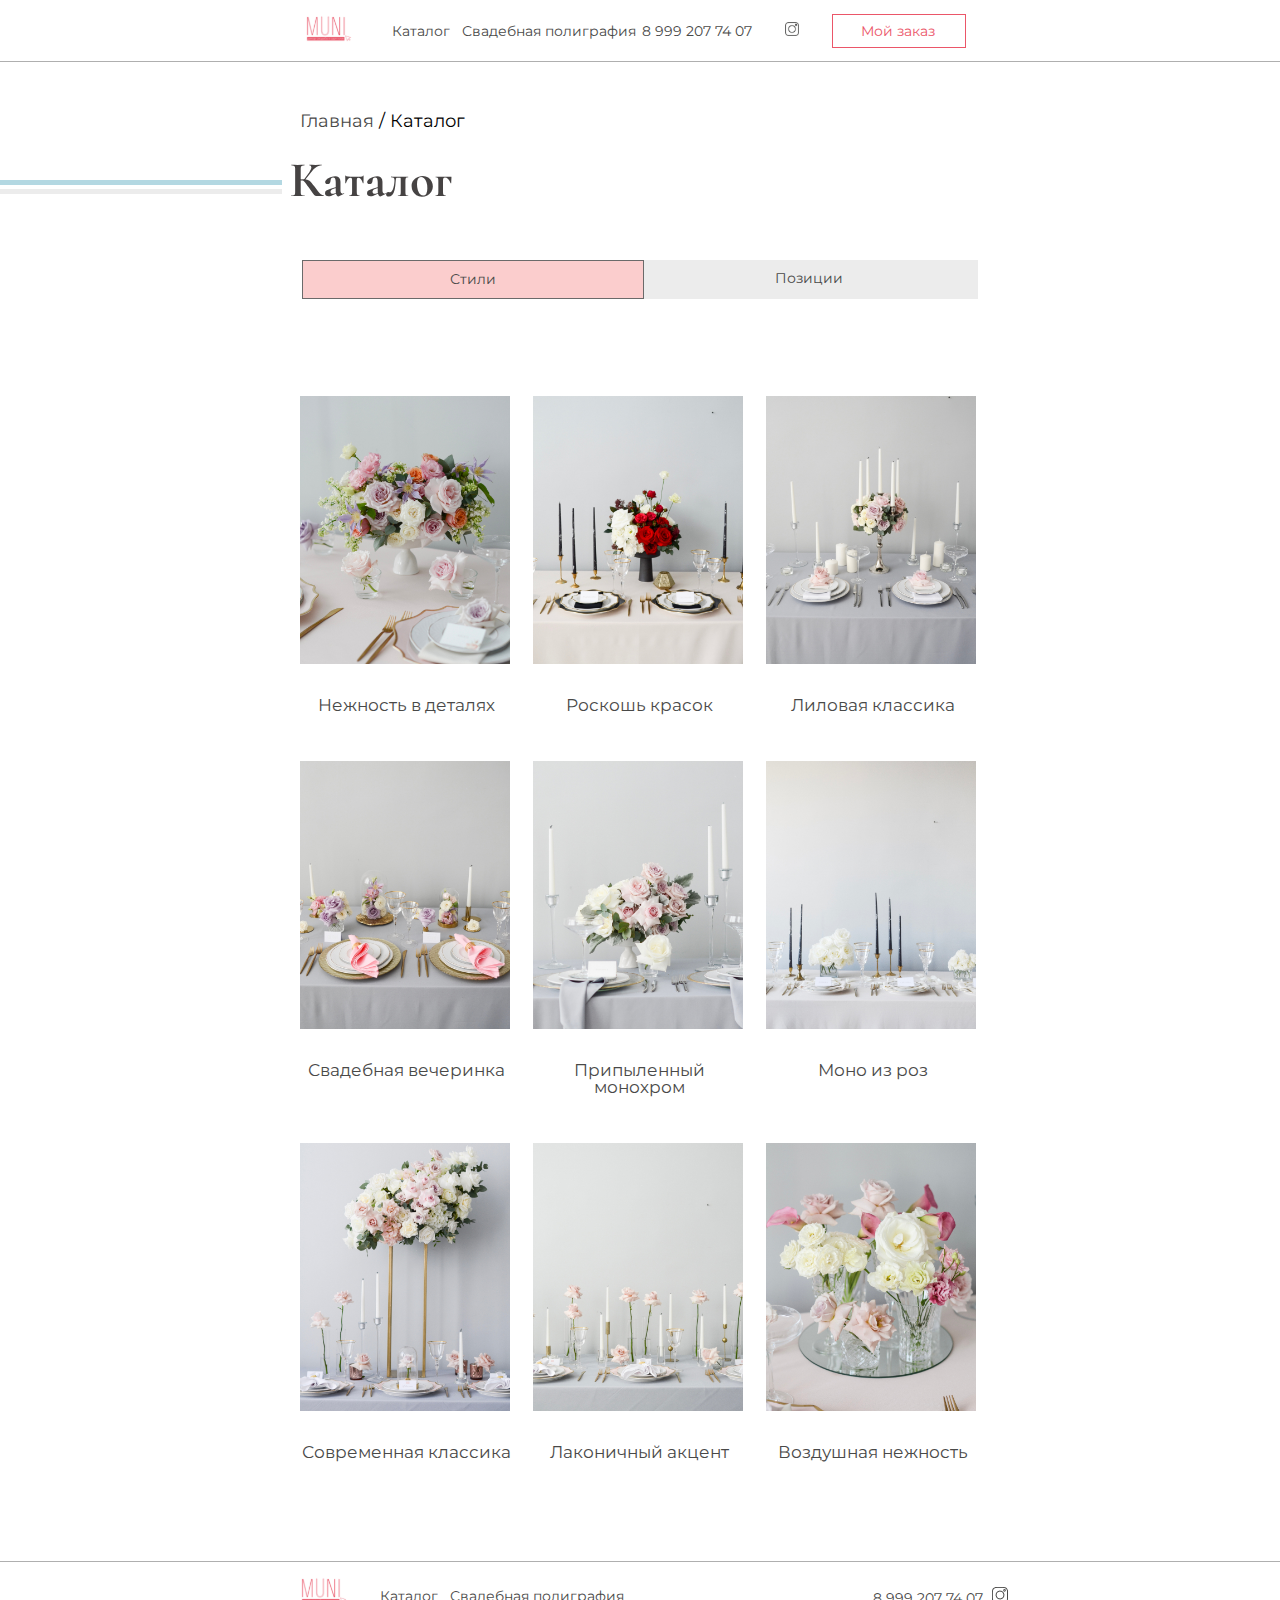
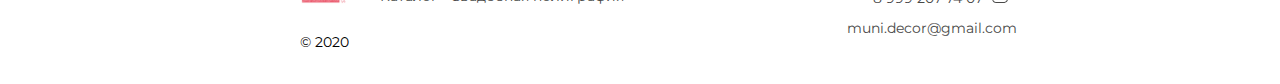
<file: styles.html>
<!DOCTYPE html>
<html lang="en">

<head>
	<meta charset="UTF-8">
	<meta http-equiv="X-UA-Compatible" content="IE=edge">
	<meta name="viewport" content="width=device-width, initial-scale=1.0">
	<link rel="preconnect" href="https://fonts.gstatic.com">
	<link rel="preconnect" href="https://fonts.gstatic.com">
	<link
		href="https://fonts.googleapis.com/css2?family=Cormorant:wght@700&family=Montserrat:wght@400;500;700&family=Roboto:wght@400;500&display=swap"
		rel="stylesheet">
	<link rel="stylesheet" href="css/reset.css">
	<link rel="stylesheet" href="css/style.css">
	<link rel="stylesheet" href="css/media.css">
	<title>Styles</title>
</head>

<body>
	<div class="wrapper">
		<header class="header">
			<div class="container">
				<div class="header__inner">
					<div class="header__inner-logo">
						<a class="logo" href="index.html"><img class="header__logo" src="images/main/logo.svg"
								alt="logo"></a>
					</div>
					<div class="header__inner-menu">
						<nav class="menu">
							<ul class="menu__list">
								<li class="menu__list-logo">
									<a class="logo" href="index.html"><img class="menu__logo"
											src="images/main/mobile-logo.svg" alt="logo"></a>
								</li>
								<li class="menu__list-item">
									<a class="menu__list-link" href="styles.html">Каталог</a>
								</li>
								<li class="menu__list-item">
									<a class="menu__list-link" href="polygraphy.html">Свадебная полиграфия</a>
								</li>
							</ul>
					</div>
					<div class="header__inner-phone">
						<a class="header__inner-phone-link" href="tel:89992077407">8 999 207 74 07 </a>
					</div>
					<div class="header__inner-insta">
						<a class="insta-link" href="https://www.instagram.com/munidecor/"><img class="header__insta"
								src="images/main/insta-logo.png" alt="instagram"></a>
					</div>
					<div class="header__inner-btn">
						<a class="header__inner-link" href="order.html">Мой заказ</a>
					</div>
					<div class="btn__hide"></div>
					<div class="menu__btn">
						<span></span>
					</div>
				</div>
			</div>
		</header>
		<section class="styles__top">
			<div class="container">
				<div class="styles__nav">
					<a href="index.html" class="styles__nav-main">Главная</a>
					<span class="styles__nav-slash">/</span>
					<span class="styles__nav-styles">Каталог</span>
				</div>
			</div>
	</div>
	<div class="styles">
		<h2 class="about__title title">Каталог</h2>
	</div>
	</section>
	<section class="styles__items">
		<div class="container">
			<div class="styles__items-content">
				<a class="styles__link active" href="#">Стили</a>
				<a class="styles__link inactive" href="positions.html">Позиции</a>
			</div>
			<div class="styles__items-catalog">
				<a class="styles__items-element" href="softness.html">
					<div class="styles__items-picture">
						<img class="styles__image" src="images/styles/tenderness in details.jpg" alt="image">
					</div>
					<div class="styles__items-title">Нежность в деталях</div>
				</a>
				<a class="styles__items-element" href="luxury.html">
					<div class="styles__items-picture">
						<img class="styles__image" src="images/styles/luxury of colors.jpg" alt="image">
					</div>
					<div class="styles__items-title">Роскошь красок</div>
				</a>
				<a class="styles__items-element" href="violet.html">
					<div class="styles__items-picture">
						<img class="styles__image" src="images/styles/purple classic.jpg" alt="image">
					</div>
					<div class="styles__items-title">Лиловая классика</div>
				</a>
				<a class="styles__items-element" href="wed.html">
					<div class="styles__items-picture">
						<img class="styles__image" src="images/styles/wedding party.jpg" alt="image">
					</div>
					<div class="styles__items-title">Свадебная вечеринка</div>
				</a>
				<a class="styles__items-element" href="dusty.html">
					<div class="styles__items-picture">
						<img class="styles__image" src="images/styles/dusty chrome.jpg" alt="image">
					</div>
					<div class="styles__items-title">Припыленный<br> монохром</div>
				</a>
				<a class="styles__items-element" href="mono.html">
					<div class="styles__items-picture">
						<img class="styles__image" src="images/styles/mono of roses.jpg" alt="image">
					</div>
					<div class="styles__items-title">Моно из роз</div>
				</a>
				<a class="styles__items-element" href="moderm.html">
					<div class="styles__items-picture">
						<img class="styles__image" src="images/styles/modern classic.jpg" alt="image">
					</div>
					<div class="styles__items-title">Современная классика</div>
				</a>
				<a class="styles__items-element" href="laconic.html">
					<div class="styles__items-picture">
						<img class="styles__image" src="images/styles/laconic accent.jpg" alt="image">
					</div>
					<div class="styles__items-title">Лаконичный акцент</div>
				</a>
				<a class="styles__items-element" href="air.html">
					<div class="styles__items-picture">
						<img class="styles__image" src="images/styles/air trederness.jpg" alt="image">
					</div>
					<div class="styles__items-title">Воздушная нежность</div>
				</a>
			</div>
		</div>
	</section>
	<footer class="footer">
		<div class="container">
			<div class="footer__wrapper">
				<div class="footer__logo">
					<a class="logo" href="index.html"><img class="header__logo" src="images/main/logo.svg"
							alt="logo"></a>
				</div>
				<div class="footer__menu">
					<nav class="menu">
						<ul class="menu__list">
							<li class="menu__list-item">
								<a class="menu__list-link foot" href="styles.html">Каталог</a>
							</li>
							<li class="menu__list-item">
								<a class="menu__list-link foot" href="polygraphy.html">Свадебная полиграфия</a>
							</li>
						</ul>
				</div>
				<div class="footer__contacts">
					<div class="footer__phone">
						<a class="footer__phone-link" href="tel:89992077407">8 999 207 74 07 </a>
						<a class="footer__insta-link" href="https://www.instagram.com/munidecor/">
							<img src="images/main/insta16.png" alt="instagram"></a>
					</div>
					<div class="footer__mail">
						<a class="footer__link" href="index.html">muni.decor@gmail.com</a>
					</div>
				</div>
			</div>
			<div class="footer__year">
				<p class="footer__text">© 2020</p>
			</div>
		</div>
	</footer>
	</div>
	<script src="js/jquery.fancybox.min.js"></script>
	<script src="js/script.js"></script>
</body>

</html>
</file>
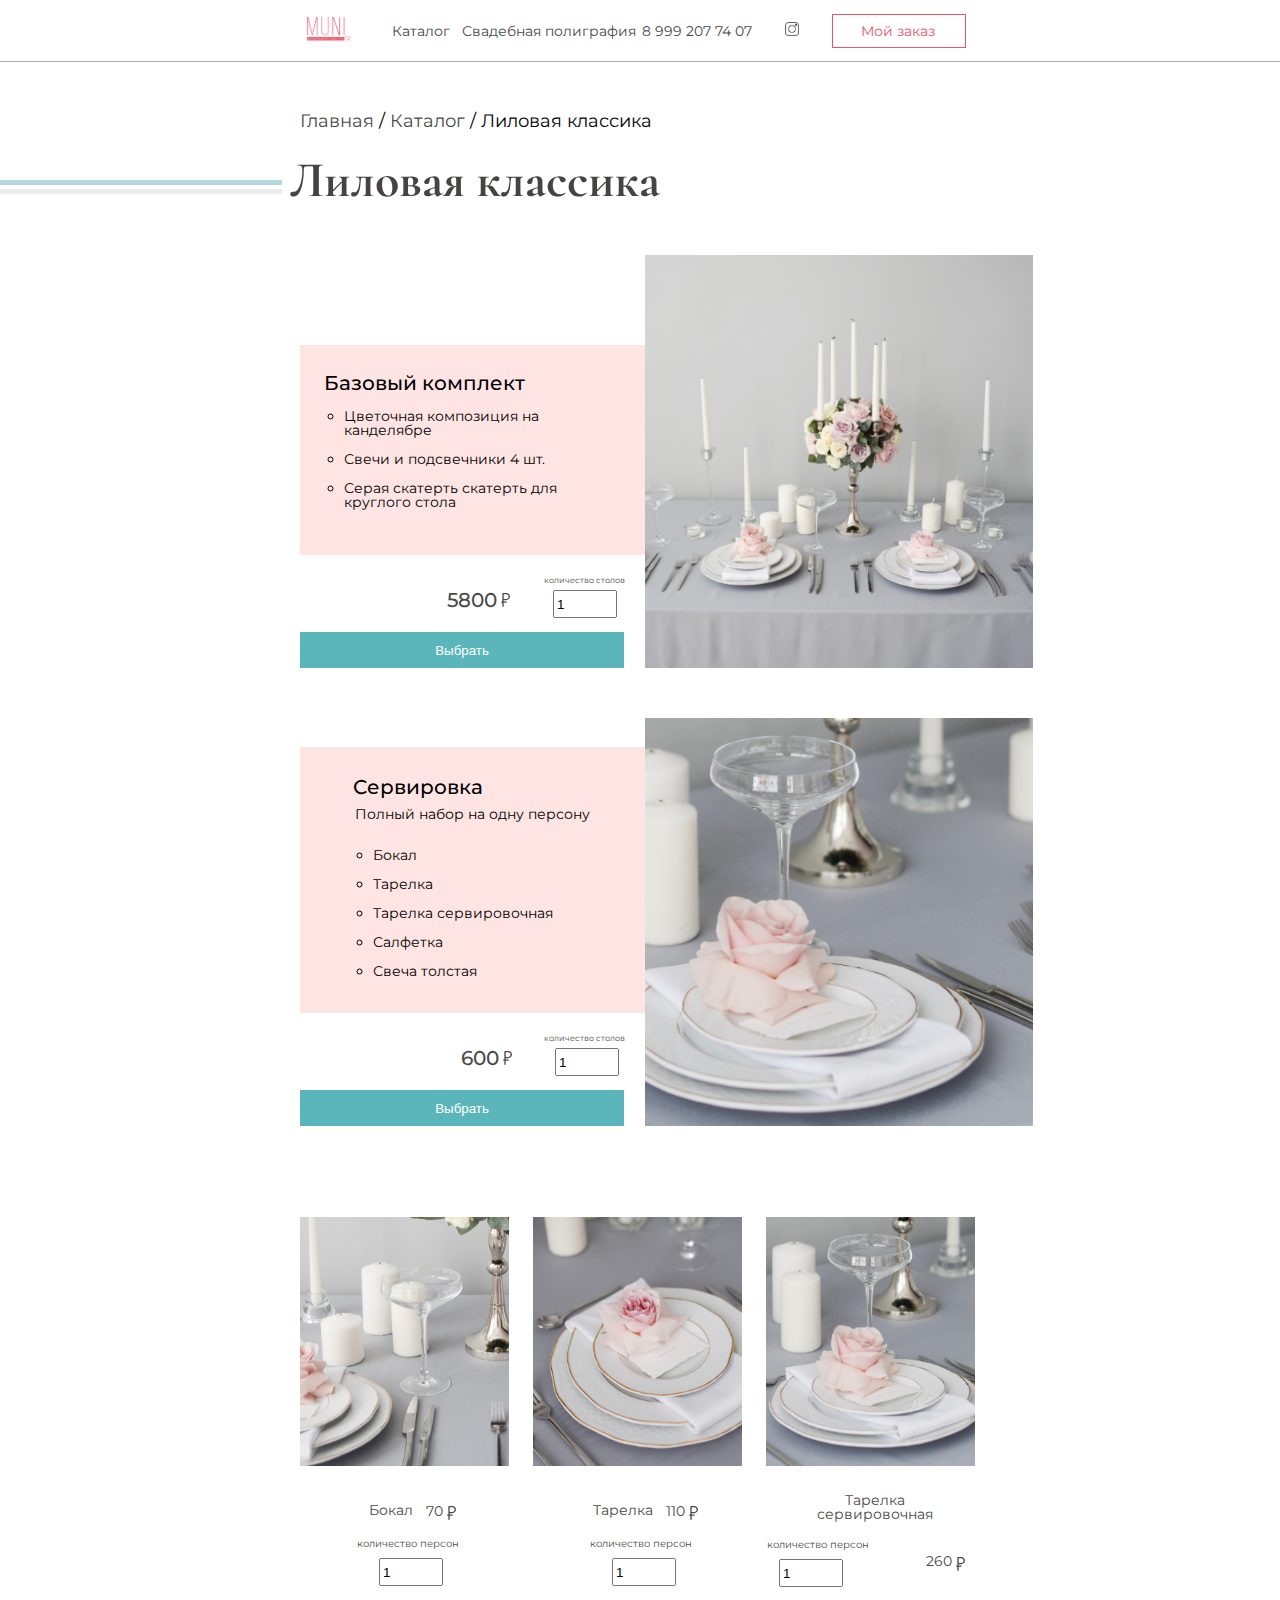
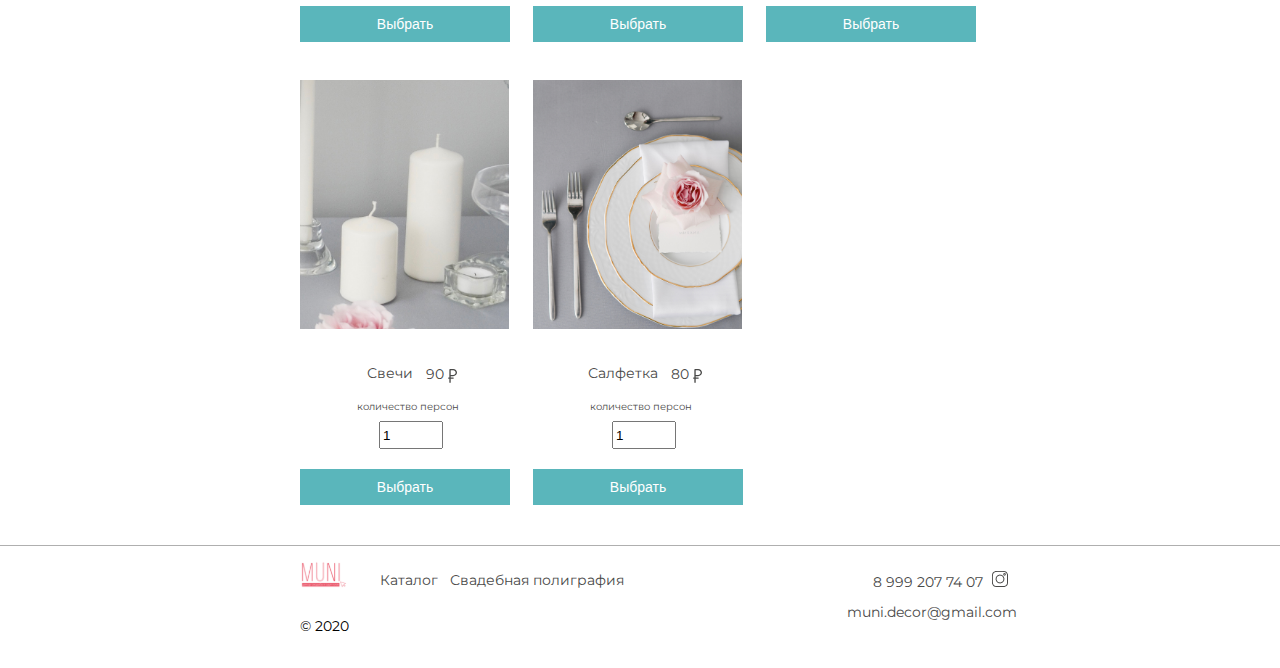
<file: violet.html>
<!DOCTYPE html>
<html lang="en">

<head>
	<meta charset="UTF-8">
	<meta http-equiv="X-UA-Compatible" content="IE=edge">
	<meta name="viewport" content="width=device-width, initial-scale=1.0">
	<link rel="preconnect" href="https://fonts.gstatic.com">
	<link rel="preconnect" href="https://fonts.gstatic.com">
	<link
		href="https://fonts.googleapis.com/css2?family=Cormorant:wght@700&family=Montserrat:wght@400;500;700&family=Roboto:wght@400;500&display=swap"
		rel="stylesheet">
	<link rel="stylesheet" href="css/reset.css">
	<link rel="stylesheet" href="css/style.css">
	<link rel="stylesheet" href="css/media.css">
	<title>Violet</title>
</head>

<body>
	<div class="wrapper">
		<header class="header">
			<div class="container">
				<div class="header__inner">
					<div class="header__inner-logo">
						<a class="logo" href="index.html"><img class="header__logo" src="images/main/logo.svg"
								alt="logo"></a>
					</div>
					<div class="header__inner-menu">
						<nav class="menu">
							<ul class="menu__list">
								<li class="menu__list-logo">
									<a class="logo" href="index.html"><img class="menu__logo"
											src="images/main/mobile-logo.svg" alt="logo"></a>
								</li>
								<li class="menu__list-item">
									<a class="menu__list-link" href="styles.html">Каталог</a>
								</li>
								<li class="menu__list-item">
									<a class="menu__list-link" href="polygraphy.html">Свадебная полиграфия</a>
								</li>
							</ul>
					</div>
					<div class="header__inner-phone">
						<a class="header__inner-phone-link" href="tel:89992077407">8 999 207 74 07 </a>
					</div>
					<div class="header__inner-insta">
						<a class="insta-link" href="https://www.instagram.com/munidecor/"><img class="header__insta"
								src="images/main/insta-logo.png" alt="instagram"></a>
					</div>
					<div class="header__inner-btn">
						<a class="header__inner-link" href="order.html">Мой заказ</a>
					</div>
					<div class="btn__hide"></div>
					<div class="menu__btn">
						<span></span>
					</div>
				</div>
			</div>
		</header>
		<section class="violet__top">
			<div class="container">
				<div class="wed__nav">
					<a href="index.html" class="wed__nav-main">Главная</a>
					<span class="wed__nav-slash">/</span>
					<a href="styles.html" class="wed__nav-styles">Каталог</a>
					<span class="wed__nav-slash">/</span>
					<span class="wed__nav-styles">Лиловая классика</span>
				</div>
			</div>
	</div>
	<div class="styles">
		<h2 class="about__title title softness__title">Лиловая классика</h2>
	</div>
	</section>
	<section class="violet__base">
		<div class="container">
			<div class="wed__base-inner">
				<div class="wed__base-content">
					<div class="wed__base-content-items">
						<div class="wed__base-wrapper">
							<h3 class="wed__base-title">Базовый комплект</h3>
							<ul class="wed__base-description">
								<li class="wed__base-item">Цветочная композиция на канделябре</li>
								<li class="wed__base-item">Свечи и подсвечники 4 шт. </li>
								<li class="wed__base-item">Серая скатерть скатерть для круглого стола</li>
							</ul>
						</div>
					</div>
					<div class="wed__base-inner-content">
						<h6 class="wed__base-inner-subtext">количество столов</h6>
						<div class="wed__base-price-content">
							<span class="wed__base-price">5800</span>
							<input class="wed__base-number" type="number" min="0" value="1">
						</div>
						<div class="wed__base-btn">
							<button class="wed__base-btn-link">Выбрать</button>
						</div>
					</div>
				</div>
				<img class="wed__base-image" src="images/violet/violet-base.jpg" alt="image">
			</div>
		</div>
	</section>
	<section class="violet__service">
		<div class="container">
			<div class="wed__service-inner">
				<div class="wed__service-content">
					<div class="wed__service-content-items">
						<div class="wed__service-wrapper">
							<h3 class="wed__service-title">Сервировка</h3>
							<h3 class="wed__service-subtitle">Полный набор на одну персону</h3>
							<ul class="wed__service-description">
								<li class="wed__service-item">Бокал</li>
								<li class="wed__service-item">Тарелка</li>
								<li class="wed__service-item">Тарелка сервировочная</li>
								<li class="wed__service-item">Салфетка</li>
								<li class="wed__service-item">Свеча толстая</li>
							</ul>
						</div>
					</div>
					<div class="wed__service-inner-content">
						<h6 class="wed__service-inner-subtext">количество столов</h6>
						<div class="wed__service-price-content">
							<span class="wed__service-price">600</span>
							<input class="wed__service-number" type="number" min="0" value="1">
						</div>
						<div class="wed__service-btn">
							<button class="wed__service-btn-link">Выбрать</button>
						</div>
					</div>
				</div>
				<img class="wed__base-image" src="images/violet/violet-service.jpg" alt="image">
			</div>
		</div>
	</section>
	<section class="violet__service-goods">
		<div class="container">
			<div class="wed__item-elements">
				<div class="wed__item-element">
					<img class="wed__items-img" src="images/violet/glass.jpg" alt="image">
					<div class="wed__items-inner-content">
						<h3 class="wed__items-inner-title">Бокал</h3>
						<div class="wed__items-price-content">
							<span class="wed__items-price">70</span>
						</div>
					</div>
					<h6 class="wed__items-inner-subtext">количество персон</h6>
					<input class="wed__items-number" type="number" min="0" value="1">
					<div class="wed__items-btn">
						<button class="wed__items-btn-link">Выбрать</button>
					</div>
				</div>
				<div class="wed__items-element">
					<img class="wed__items-img" src="images/violet/plate.jpg" alt="image">
					<div class="wed__items-inner-content">
						<h3 class="wed__items-inner-title">Тарелка</h3>
						<div class="wed__items-price-content">
							<span class="wed__items-price">110</span>
						</div>
					</div>
					<h6 class="wed__items-inner-subtext">количество персон</h6>
					<input class="wed__items-number" type="number" min="0" value="1">
					<div class="wed__items-btn">
						<button class="wed__items-btn-link">Выбрать</button>
					</div>
				</div>
				<div class="wed__items-element">
					<img class="wed__items-img" src="images/violet/service-plate.jpg" alt="image">
					<div class="wed__items-inner-content inner__content">
						<h3 class="wed__items-inner-title inner__title">Тарелка сервировочная</h3>
						<div class="wed__items-price-content">
							<span class="wed__items-price item__price">260</span>
						</div>
					</div>
					<h6 class="wed__items-inner-subtext subtext__inner">количество персон</h6>
					<input class="wed__items-number item__number" type="number" min="0" value="1">
					<div class="wed__items-btn">
						<button class="wed__items-btn-link">Выбрать</button>
					</div>
				</div>
				<div class="wed__items-element">
					<img class="wed__items-img" src="images/violet/fat-spark.jpg" alt="image">
					<div class="wed__items-inner-content">
						<h3 class="wed__items-inner-title">Свечи</h3>
						<div class="wed__items-price-content">
							<span class="wed__items-price">90</span>
						</div>
					</div>
					<h6 class="wed__items-inner-subtext">количество персон</h6>
					<input class="wed__items-number" type="number" min="0" value="1">
					<div class="wed__items-btn">
						<button class="wed__items-btn-link">Выбрать</button>
					</div>
				</div>
				<div class="wed__items-element">
					<img class="wed__items-img" src="images/violet/napkin.jpg" alt="image">
					<div class="wed__items-inner-content">
						<h3 class="wed__items-inner-title">Салфетка</h3>
						<div class="wed__items-price-content">
							<span class="wed__items-price">80</span>
						</div>
					</div>
					<h6 class="wed__items-inner-subtext">количество персон</h6>
					<input class="wed__items-number" type="number" min="0" value="1">
					<div class="wed__items-btn">
						<button class="wed__items-btn-link">Выбрать</button>
					</div>
				</div>
			</div>
		</div>
	</section>
	<footer class="footer">
		<div class="container">
			<div class="footer__wrapper">
				<div class="footer__logo">
					<a class="logo" href="index.html"><img class="header__logo" src="images/main/logo.svg"
							alt="logo"></a>
				</div>
				<div class="footer__menu">
					<nav class="menu">
						<ul class="menu__list">
							<li class="menu__list-item">
								<a class="menu__list-link foot" href="styles.html">Каталог</a>
							</li>
							<li class="menu__list-item">
								<a class="menu__list-link foot" href="polygraphy.html">Свадебная полиграфия</a>
							</li>
						</ul>
				</div>
				<div class="footer__contacts">
					<div class="footer__phone">
						<a class="footer__phone-link" href="tel:89992077407">8 999 207 74 07 </a>
						<a class="footer__insta-link" href="https://www.instagram.com/munidecor/">
							<img src="images/main/insta16.png" alt="instagram"></a>
					</div>
					<div class="footer__mail">
						<a class="footer__link" href="index.html">muni.decor@gmail.com</a>
					</div>
				</div>
			</div>
			<div class="footer__year">
				<p class="footer__text">© 2020</p>
			</div>
		</div>
	</footer>
	</div>
	<script src="js/jquery.fancybox.min.js"></script>
	<script src="js/script.js"></script>
</body>

</html>
</file>
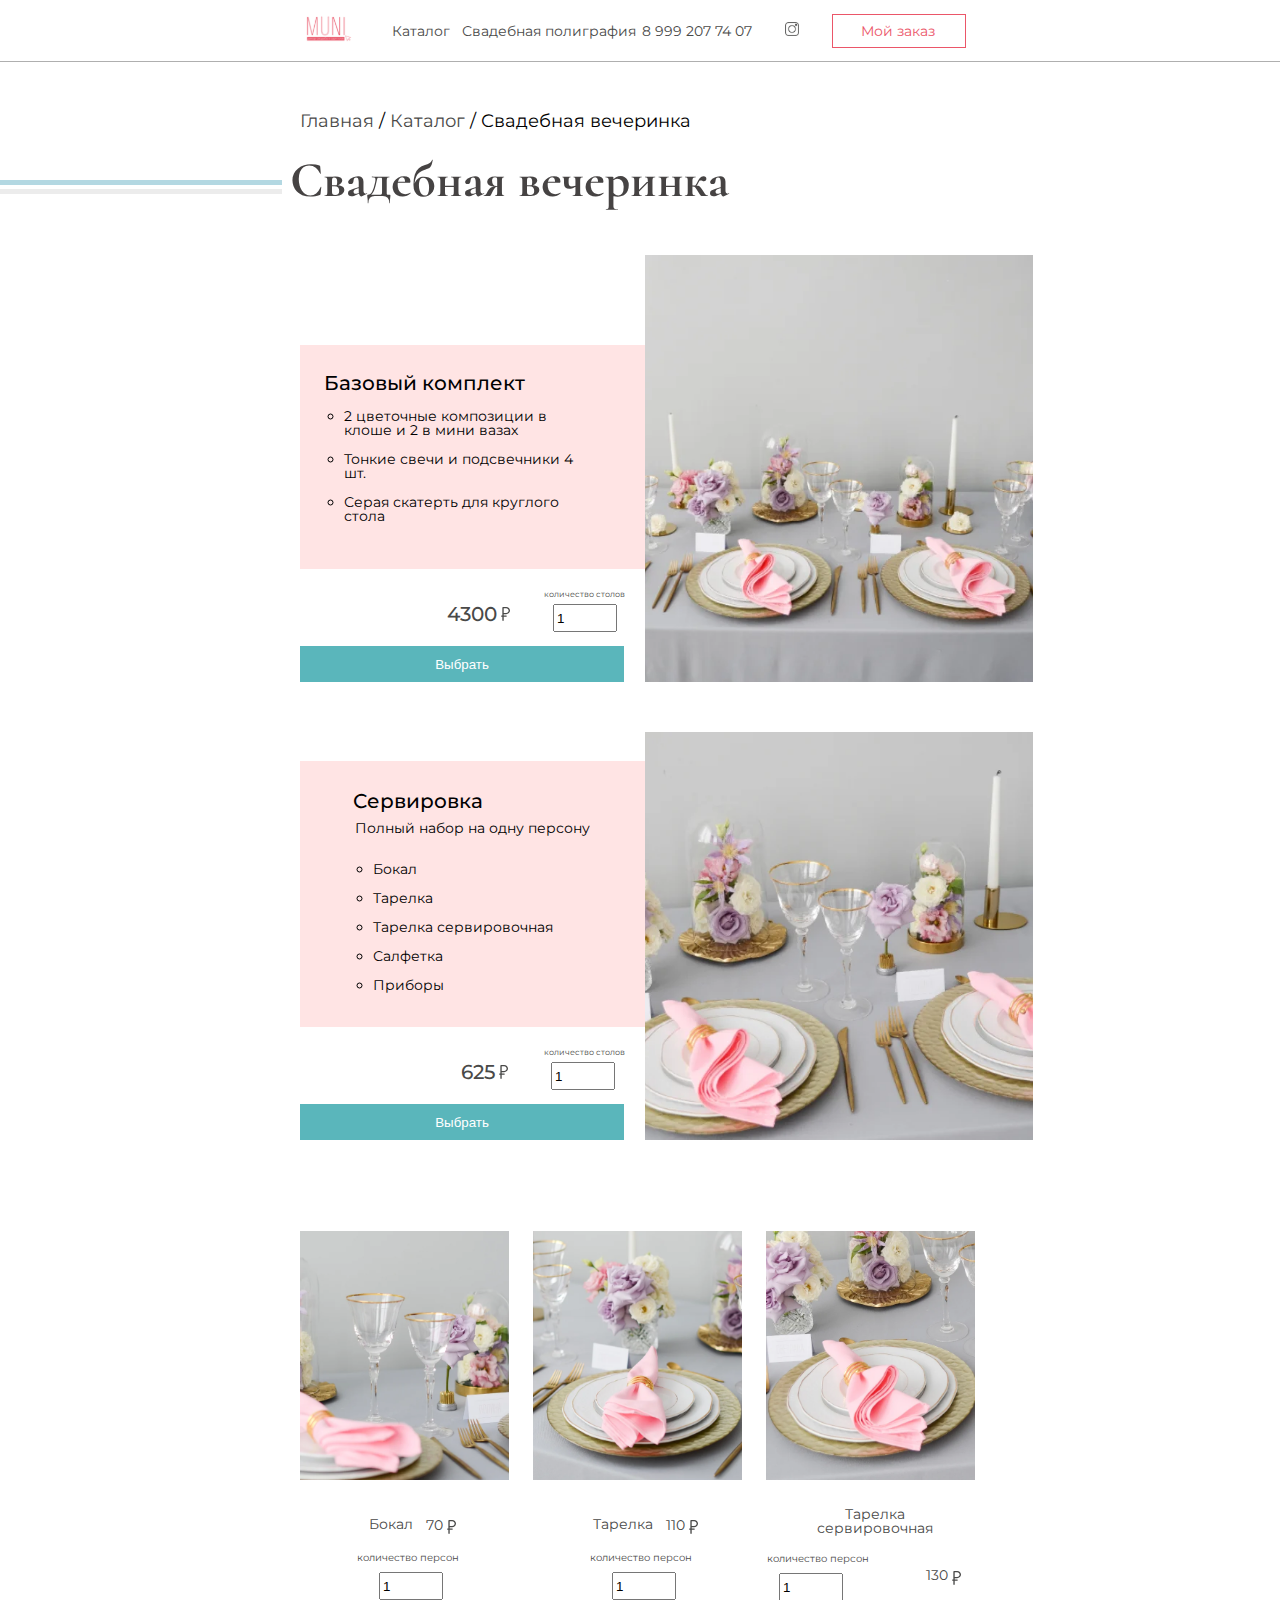
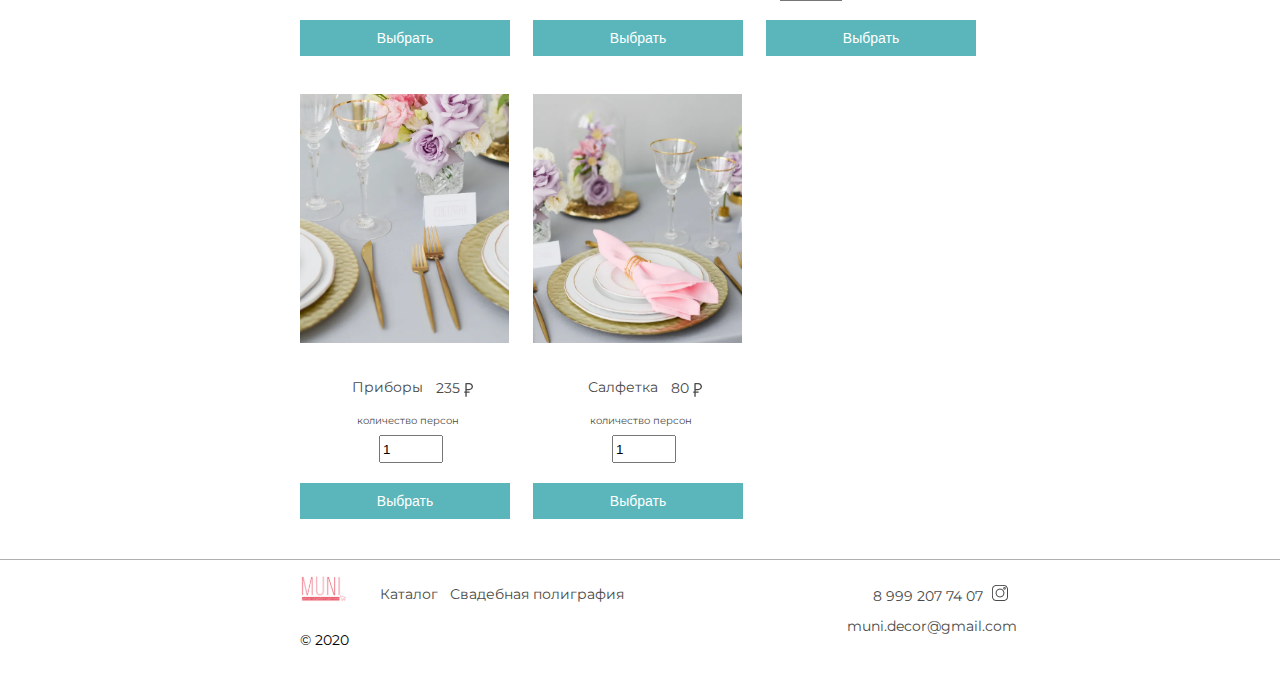
<file: wed.html>
<!DOCTYPE html>
<html lang="en">

<head>
	<meta charset="UTF-8">
	<meta http-equiv="X-UA-Compatible" content="IE=edge">
	<meta name="viewport" content="width=device-width, initial-scale=1.0">
	<link rel="preconnect" href="https://fonts.gstatic.com">
	<link rel="preconnect" href="https://fonts.gstatic.com">
	<link
		href="https://fonts.googleapis.com/css2?family=Cormorant:wght@700&family=Montserrat:wght@400;500;700&family=Roboto:wght@400;500&display=swap"
		rel="stylesheet">
	<link rel="stylesheet" href="css/reset.css">
	<link rel="stylesheet" href="css/style.css">
	<link rel="stylesheet" href="css/media.css">
	<title>Wedding</title>
</head>

<body>
	<div class="wrapper">
		<header class="header">
			<div class="container">
				<div class="header__inner">
					<div class="header__inner-logo">
						<a class="logo" href="index.html"><img class="header__logo" src="images/main/logo.svg"
								alt="logo"></a>
					</div>
					<div class="header__inner-menu">
						<nav class="menu">
							<ul class="menu__list">
								<li class="menu__list-logo">
									<a class="logo" href="index.html"><img class="menu__logo"
											src="images/main/mobile-logo.svg" alt="logo"></a>
								</li>
								<li class="menu__list-item">
									<a class="menu__list-link" href="styles.html">Каталог</a>
								</li>
								<li class="menu__list-item">
									<a class="menu__list-link" href="polygraphy.html">Свадебная полиграфия</a>
								</li>
							</ul>
					</div>
					<div class="header__inner-phone">
						<a class="header__inner-phone-link" href="tel:89992077407">8 999 207 74 07 </a>
					</div>
					<div class="header__inner-insta">
						<a class="insta-link" href="https://www.instagram.com/munidecor/"><img class="header__insta"
								src="images/main/insta-logo.png" alt="instagram"></a>
					</div>
					<div class="header__inner-btn">
						<a class="header__inner-link" href="order.html">Мой заказ</a>
					</div>
					<div class="btn__hide"></div>
					<div class="menu__btn">
						<span></span>
					</div>
				</div>
			</div>
		</header>
		<section class="wed__top">
			<div class="container">
				<div class="wed__nav">
					<a href="index.html" class="wed__nav-main">Главная</a>
					<span class="wed__nav-slash">/</span>
					<a href="styles.html" class="wed__nav-styles">Каталог</a>
					<span class="wed__nav-slash">/</span>
					<span class="wed__nav-styles">Свадебная вечеринка</span>
				</div>
			</div>
	</div>
	<div class="styles">
		<h2 class="about__title title">Свадебная вечеринка</h2>
	</div>
	<section class="wed__base">
		<div class="container">
			<div class="wed__base-inner">
				<div class="wed__base-content">
					<div class="wed__base-content-items">
						<div class="wed__base-wrapper">
							<h3 class="wed__base-title">Базовый комплект</h3>
							<ul class="wed__base-description">
								<li class="wed__base-item">2 цветочные композиции в клоше и 2 в мини вазах</li>
								<li class="wed__base-item">Тонкие свечи и подсвечники 4 шт. </li>
								<li class="wed__base-item">Серая скатерть для круглого стола</li>
							</ul>
						</div>
					</div>
					<div class="wed__base-inner-content">
						<h6 class="wed__base-inner-subtext">количество столов</h6>
						<div class="wed__base-price-content">
							<span class="wed__base-price">4300</span>
							<input class="wed__base-number" type="number" min="0" value="1">
						</div>
						<div class="wed__base-btn">
							<button class="wed__base-btn-link">Выбрать</button>
						</div>
					</div>
				</div>
				<img class="wed__base-image" src="images/wed/wed-base.webp" alt="image">
			</div>
		</div>
	</section>
	<section class="wed__service">
		<div class="container">
			<div class="wed__service-inner">
				<div class="wed__service-content">
					<div class="wed__service-content-items">
						<div class="wed__service-wrapper">
							<h3 class="wed__service-title">Сервировка</h3>
							<h3 class="wed__service-subtitle">Полный набор на одну персону</h3>
							<ul class="wed__service-description">
								<li class="wed__service-item">Бокал</li>
								<li class="wed__service-item">Тарелка</li>
								<li class="wed__service-item">Тарелка сервировочная</li>
								<li class="wed__service-item">Салфетка</li>
								<li class="wed__service-item">Приборы</li>
							</ul>
						</div>
					</div>
					<div class="wed__service-inner-content">
						<h6 class="wed__service-inner-subtext">количество столов</h6>
						<div class="wed__service-price-content">
							<span class="wed__service-price">625</span>
							<input class="wed__service-number" type="number" min="0" value="1">
						</div>
						<div class="wed__service-btn">
							<button class="wed__service-btn-link">Выбрать</button>
						</div>
					</div>
				</div>
				<img class="wed__base-image" src="images/wed/wed-service.webp" alt="image">
			</div>
		</div>
	</section>
	<section class="wed__service-goods">
		<div class="container">
			<div class="wed__item-elements">
				<div class="wed__item-element">
					<img class="wed__items-img" src="images/wed/glass.webp" alt="image">
					<div class="wed__items-inner-content">
						<h3 class="wed__items-inner-title">Бокал</h3>
						<div class="wed__items-price-content">
							<span class="wed__items-price">70</span>
						</div>
					</div>
					<h6 class="wed__items-inner-subtext">количество персон</h6>
					<input class="wed__items-number" type="number" min="0" value="1">
					<div class="wed__items-btn">
						<button class="wed__items-btn-link">Выбрать</button>
					</div>
				</div>
				<div class="wed__items-element">
					<img class="wed__items-img" src="images/wed/plate.webp" alt="image">
					<div class="wed__items-inner-content">
						<h3 class="wed__items-inner-title">Тарелка</h3>
						<div class="wed__items-price-content">
							<span class="wed__items-price">110</span>
						</div>
					</div>
					<h6 class="wed__items-inner-subtext">количество персон</h6>
					<input class="wed__items-number" type="number" min="0" value="1">
					<div class="wed__items-btn">
						<button class="wed__items-btn-link">Выбрать</button>
					</div>
				</div>
				<div class="wed__items-element">
					<img class="wed__items-img" src="images/wed/service-plate.webp" alt="image">
					<div class="wed__items-inner-content inner__content">
						<h3 class="wed__items-inner-title inner__title">Тарелка сервировочная</h3>
						<div class="wed__items-price-content ">
							<span class="wed__items-price item__price">130</span>
						</div>
					</div>
					<h6 class="wed__items-inner-subtext subtext__inner">количество персон</h6>
					<input class="wed__items-number item__number" type="number" min="0" value="1">
					<div class="wed__items-btn">
						<button class="wed__items-btn-link">Выбрать</button>
					</div>
				</div>
				<div class="wed__items-element">
					<img class="wed__items-img" src="images/wed/cutlery.webp" alt="image">
					<div class="wed__items-inner-content">
						<h3 class="wed__items-inner-title">Приборы</h3>
						<div class="wed__items-price-content">
							<span class="wed__items-price">235</span>
						</div>
					</div>
					<h6 class="wed__items-inner-subtext">количество персон</h6>
					<input class="wed__items-number" type="number" min="0" value="1">
					<div class="wed__items-btn">
						<button class="wed__items-btn-link">Выбрать</button>
					</div>
				</div>
				<div class="wed__items-element">
					<img class="wed__items-img" src="images/wed/napkin.webp" alt="image">
					<div class="wed__items-inner-content">
						<h3 class="wed__items-inner-title">Салфетка</h3>
						<div class="wed__items-price-content">
							<span class="wed__items-price">80</span>
						</div>
					</div>
					<h6 class="wed__items-inner-subtext">количество персон</h6>
					<input class="wed__items-number" type="number" min="0" value="1">
					<div class="wed__items-btn">
						<button class="wed__items-btn-link">Выбрать</button>
					</div>
				</div>
			</div>
		</div>
	</section>
	<footer class="footer">
		<div class="container">
			<div class="footer__wrapper">
				<div class="footer__logo">
					<a class="logo" href="index.html"><img class="header__logo" src="images/main/logo.svg"
							alt="logo"></a>
				</div>
				<div class="footer__menu">
					<nav class="menu">
						<ul class="menu__list">
							<li class="menu__list-item">
								<a class="menu__list-link foot" href="styles.html">Каталог</a>
							</li>
							<li class="menu__list-item">
								<a class="menu__list-link foot" href="polygraphy.html">Свадебная полиграфия</a>
							</li>
						</ul>
				</div>
				<div class="footer__contacts">
					<div class="footer__phone">
						<a class="footer__phone-link" href="tel:89992077407">8 999 207 74 07 </a>
						<a class="footer__insta-link" href="https://www.instagram.com/munidecor/">
							<img src="images/main/insta16.png" alt="instagram"></a>
					</div>
					<div class="footer__mail">
						<a class="footer__link" href="index.html">muni.decor@gmail.com</a>
					</div>
				</div>
			</div>
			<div class="footer__year">
				<p class="footer__text">© 2020</p>
			</div>
		</div>
	</footer>
	</div>
	<script src="js/jquery.fancybox.min.js"></script>
	<script src="js/script.js"></script>
</body>

</html>
</file>
<file: css/style.css>
body {
	font-family: "Montserrat", sans-serif;
}
a {
	text-decoration: none;
	color: #494948;
}
a:hover,
button:hover {
	opacity: 0.75;
	transition: 0.6s;
}
.wrapper {
	min-height: 100%;
	overflow: hidden;
}
.container {
	max-width: 1203px;
	margin: 0 auto;
	padding: 0 15px;
}
.header__inner {
	display: flex;
	align-items: center;
	white-space: nowrap;
}
.header__inner-logo {
	margin: 0 34px 0 0px;
}
.header__inner-menu {
	margin-right: 10px;
}
.menu__list {
	font-size: 18px;
	font-weight: 400;
	display: flex;
	margin-right: 305px;
}
.menu__list-item:last-child {
	margin-right: -6px;
}
.menu__list-item {
	padding-right: 50px;
}
.header__inner-phone {
	margin-right: 33px;
	font-size: 18px;
	font-weight: 400;
}
.header__inner-insta {
	padding-bottom: 3px;
	margin-right: 33px;
}
.header__inner-link {
	border: 1px solid #eb5669;
	padding: 10px 26px 10px 27px;
	color: #eb5669;
	font-size: 18px;
	font-weight: 400;
}
.header {
	border-bottom: 1px solid #afafaf;
}
.top {
	background: url("../images/main/Фон.svg");
	height: 985px;
	background-position: 0 0;
	background-repeat: no-repeat;
	background-size: cover;
	max-width: 100%;
	margin-bottom: 100px;
}
.top__inner {
	max-width: 766px;
}
.top__inner-title {
	font-family: "Cormorant", serif;
	font-size: 120px;
	font-weight: 700;
	color: #ffffff;
	padding: 157px 0 31px 0;
	line-height: 85px;
}
.top__inner-text {
	font-size: 30px;
	font-weight: 400;
	color: #ffffff;
	line-height: 40px;
	letter-spacing: -1px;
	padding-bottom: 102px;
}
.top__inner-btn {
	background-color: #eb5669;
	padding: 26px 115px 27px 116px;
	color: #ffffff;
	font-size: 20px;
	font-weight: 400;
}
.about__wrapper {
	display: flex;
	margin-bottom: 125px;
}
.about__content {
	display: flex;
	flex-direction: column;
}
.about__description {
	padding: 72px 30px 90px;
	background-color: #ffe4e4;
	margin-left: 116px;
}
.about__title,
.contact__title {
	font-family: "Cormorant", serif;
	font-size: 70px;
	font-weight: 700;
	margin-left: 410px;
	color: #464343;
	margin-bottom: 77px;
}
.about__title::before,
.contact__title::before {
	content: "";
	position: absolute;
	left: 0;
	width: 22%;
	border-bottom: 5px solid #ececec;
	margin-top: 50px;
}
.about__title::after,
.contact__title::after {
	content: "";
	position: absolute;
	left: 0;
	width: 22%;
	border-bottom: 5px solid #b3d8e2;
	margin-top: 39px;
}
.about__text {
	font-size: 18px;
	font-weight: 400;
	background-color: #ffe4e4;
	line-height: 25px;
}
.about__image {
	background: url("../images/main/flowers1400.jpg");
	height: 536px;
	width: 64%;
	background-repeat: no-repeat;
	background-size: cover;
	margin-top: 10px;
}
.contact__wrapper {
	display: flex;
	flex-direction: column;
	margin: 0 auto;
}
.contact__content {
	display: flex;
	justify-content: space-around;
	align-items: center;
	background-color: #ffe4e4;
	height: 269px;
}
.contact__phone,
.contact__mail,
.contact__instagram {
	font-size: 30px;
	font-weight: 400;
}
.contact__phone {
	margin-left: 100px;
	margin-right: 130px;
	white-space: nowrap;
}
.contact__instagram {
	margin-right: 100px;
}
.contact__mail {
	margin-right: 112px;
}
.contact__phone::before {
	content: "";
	background-repeat: no-repeat;
	background-image: url("../images/main/phone.svg");
	padding-bottom: 5px;
	padding-left: 65px;
}
.contact__instagram::before {
	content: "";
	background-image: url("../images/main/insta-big.svg");
	padding-left: 61px;
	background-repeat: no-repeat;
}
.contact__mail::before {
	content: "";
	background-image: url("../images/main/mail-logo.svg");
	padding-left: 73px;
	background-repeat: no-repeat;
}
.footer {
	border-top: 1px solid #afafaf;
}
.footer__wrapper {
	display: flex;
	align-items: center;
}
.footer__logo {
	margin: 0 27px 0 -5px;
}
.footer__menu li {
	font-size: 16px;
	font-weight: 400;
	white-space: nowrap;
	margin-top: -9px;
}
.footer__phone {
	margin-bottom: 10px;
}
.footer__phone-link {
	line-height: 19px;
	margin-right: 27px;
}
.footer__mail {
	margin-left: -26px;
}
.footer__text {
	font-size: 18px;
	font-weight: 400;
}
.footer__contacts {
	margin: 15px 0 0 200px;
	font-size: 18px;
	font-weight: 400;
	white-space: nowrap;
}
.footer__link {
	margin-right: 12px;
}
.footer__text {
	padding: 26px 0 35px 0;
}
.styles__nav,
.positions__nav,
.wed__nav {
	margin-top: 50px;
	margin-bottom: 25px;
	font-weight: 400;
	font-size: 18px;
}
.styles__items-content,
.positions__items-content,
.wed__items-content {
	display: flex;
	justify-content: center;
}
.styles__link,
.positions__link {
	font-size: 30px;
	font-weight: 400;
}
.styles__link.active {
	padding: 16px 249px 17px 249px;
	background-color: #fbcdcd;
	border: 1px solid #6b6a6a;
}
.styles__link.inactive {
	padding: 16px 214px 17px 249px;
	background-color: #ececec;
}
.styles__items-catalog,
.positions__items-catalog {
	display: flex;
	justify-content: space-between;
	flex-wrap: wrap;
}
.styles__items-content,
.positions__items-content {
	margin-bottom: 97px;
}
.styles__items-title {
	font-size: 30px;
	font-weight: 400;
	text-align: center;
	margin-top: 50px;
}
.styles__items-element {
	margin-bottom: 95px;
}
.positions__link.inactive {
	padding: 16px 249px 17px 249px;
	background-color: #ececec;
}
.positions__link.active {
	padding: 16px 214px 17px 249px;
	background-color: #fbcdcd;
	border: 1px solid #6b6a6a;
}
.positions__items-menu {
	display: flex;
	margin-bottom: 91px;
}
.positions__items-title {
	margin-right: 83px;
	font-size: 30px;
	font-weight: 400;
	white-space: nowrap;
}
.positions__items-list {
	font-size: 18px;
	font-weight: 400;
	color: #494948;
	width: 377px;
	height: 42px;
}
.positions__items-elements,
.wed__item-elements {
	display: flex;
	justify-content: space-between;
	flex-wrap: wrap;
	margin-bottom: 40px;
}
.positions__items-inner-title {
	font-size: 18px;
	font-weight: 400;
	color: #494948;
	text-align: center;
	padding: 31px 0 21px 0;
}
.positions__items-inner-text {
	font-size: 10px;
	font-weight: 400;
	color: #494948;
	text-align: center;
	margin-bottom: 25px;
}
.positions__items-inner-subtext,
.wed__items-inner-subtext {
	font-size: 10px;
	font-weight: 400;
	color: #494948;
}
.positions__items-price {
	font-size: 30px;
	font-weight: 500;
	color: #494948;
}
.positions__items-btn-link {
	background-color: #5ab6bb;
	height: 52px;
	width: 376px;
	border-style: none;
	color: white;
}
.positions__items-element {
	margin-bottom: 73px;
	width: 377px;
}
.positions__items-inner-subtext {
	margin: 25px 32px 6px 70px;
}
.positions__items-number {
	width: 63px;
	height: 25px;
	margin: 0 50px 34px 84px;
}
.positions__items-price {
	position: absolute;
	margin-top: -7px;
}
.positions__items-price::after {
	content: "";
	background-image: url("../images/positions/ruble.svg");
	background-repeat: no-repeat;
	position: absolute;
	width: 24px;
	height: 32px;
	margin-left: 4px;
	margin-top: 4px;
}
.positions__items-inner-title.title,
.positions__items-inner-title.text {
	padding: 0;
}
.positions__items-price.price,
.positions__items-price.value {
	margin-top: -10px;
	margin-left: 20px;
}
.positions__items-inner-content {
	display: flex;
	justify-content: center;
	margin: 28px 0 0 -80px;
}
.positions__items-inner-subtext.subtext,
.positions__items-inner-subtext.person {
	text-align: center;
	margin: 25px 32px 6px 30px;
}
.positions__items-number.number,
.positions__items-number.value {
	margin-left: 155px;
}
.wed__inner-title {
	margin-left: 500px;
}
.wed__inner-content {
	margin-bottom: 100px;
}
.wed__base-content {
	margin-top: 90px;
	width: 497px;
}
.wed__service-inner {
	display: flex;
	margin-bottom: 91px;
}
.modern__service-content{
	margin-top: 108px;
}
.wed__base-inner {
	display: flex;
	margin-bottom: 70px;
}
.wed__base-image{
	width: 100%;
	flex-grow:1;
	object-fit: cover;
}
.wed__items-img{
	width: 100%;
	object-fit: cover;
}
.wed__base-content-items{
	background-color: #ffe4e4;
	width: 497px;
	padding-bottom: 30px;
}
.wed__base-title,
.wed__service-title {
	font-size: 30px;
	font-weight: 500;
	line-height: 20px;
	padding: 58px 140px 26px 59px;
}
.wed__base-description {
	padding: 0 115px 59px 78px;
}
.wed__base-item,
.wed__service-item {
	list-style-type: circle;
	margin-bottom: 20px;
}
.wed__base-inner-content,
.wed__service-inner-content {
	margin-top: 57px;
}
.modern__base-inner-content {
	margin-top: 132px;
}
.wed__base-inner-subtext,
.wed__service-inner-subtext {
	font-size: 10px;
	font-weight: 400;
	color: #494948;
	margin: -15px 29px 9px 325px;
}
.wed__base-price-content,
.wed__service-price-content {
	display: flex;
}
.wed__base-price,
.wed__service-price {
	font-size: 30px;
	font-weight: 500;
	color: #494948;
	margin-left: 190px;
}
.wed__base-price::after,
.wed__service-price::after,
.wed__items-price::after {
	content: "";
	background-image: url("../images/positions/ruble.svg");
	background-repeat: no-repeat;
	position: absolute;
	width: 24px;
	height: 32px;
	margin-left: 4px;
	margin-top: 4px;
}
.wed__base-number,
.wed__service-number {
	width: 65px;
	height: 23px;
	margin: 0 0 14px 73px;
}
.wed__base-btn-link,
.wed__service-btn-link {
	background-color: #5ab6bb;
	color: #fff;
	height: 52px;
	width: 457px;
	border-style: none;
}
.wed__base-btn.btn,
.wed__service-btn.btn{
	margin-top: 100px;
}
.wed__service-content-items {
	background-color: #ffe4e4;
	width: 500px;
	margin: 29px 0 35px 0;
}
.wed__service-title {
	padding: 38px 212px 26px 95px;
}
.wed__service-subtitle {
	font-weight: 400;
	font-size: 18px;
	padding: 0 102px 27px 93px;
}
.wed__service-description{
	padding: 0 0 20px 109px;
}
.wed__service-price {
	margin-left: 240px;
}
.wed__service-inner-subtext {
	margin: -35px 29px 9px 325px;
}
.wed__service-number {
	margin: 0 0 68px 40px;
}
.wed__items-element {
	margin-bottom: 38px;
	width: 575px;
}
.wed__items-inner-content {
	display: flex;
	justify-content: center;
	align-items: center;
	margin: 26px 0 0 -3px;
}
.wed__items-inner-title {
	font-size: 18px;
	font-weight: 400;
	color: #494948;
	text-align: center;
	margin: 10px -3px 2px 0;
}
.wed__items-price {
	margin-top: -10px;
	margin-left: 20px;
	font-size: 30px;
	font-weight: 500;
	color: #494948;
}
.wed__items-inner-subtext {
	text-align: center;
	margin: 18px 24px 6px 30px;
}
.wed__items-number {
	width: 63px;
	height: 25px;
	margin: 2px 40px 38px 259px;
}
.wed__items-btn-link {
	background-color: #5ab6bb;
	height: 52px;
	width: 575px;
	border-style: none;
	color: #fff;
}
.wed__items-element:last-child {
	margin: 0 auto 40px;
}
.wed__items-element.element__item{
	margin: 0;
}
.wed__base-content-items {
	padding-bottom: 31px;
}
.modern__base-content-items,
.modern__service-content-items {
	background-color: #ffe4e4;
	box-sizing: border-box;
	width: 595px;
}
.air__inner-line {
	padding-bottom: 10px;
	width: 290px;
	overflow: hidden;
}
.air__inner-title {
	margin-left: 102px;
}
.polygraphy__service-inner {
	margin-bottom: 300px;
	display: flex;
	justify-content: flex-end;
}
.polygraphy__content {
	display: flex;
	justify-content: space-between;
	flex-wrap: wrap;
}
.polygraphy__content-image {
	width: 100%;
}
.polygraphy__content-item:last-child {
	margin: 0 auto;
	margin-bottom: 100px;
}
.polygraphy__content-item {
	margin: 0 10px 18px 10px;
}
.polygraphy__service-content {
	background-color: #ffe4e4;
	width: 444px;
	height: 284px;
	margin-top: 185px;
	font-size: 18px;
	font-weight: 400;
}
.polygraphy__design-price {
	margin-left: 7px;
	margin-top: -9px;
}
.polygraphy__design-title {
	margin: 67px auto 35px 101px;
}
.polygraphy__design-item {
	display: flex;
}
.polygraphy__design-element {
	margin-left: 79px;
	padding-bottom: 30px;
}
.polygraphy__image {
	background-image: url("../images/polygraphy/background.jpg");
	width: 61%;
	height: 669px;
	background-repeat: no-repeat;
	background-size: cover;
	margin-right: 0;
}
.polygraphy__contact-text,
.polygraphy__contact-link {
	font-size: 30px;
	font-weight: 500;
	color: #464343;
	line-height: 40px;
}
.polygraphy__contact-link {
	font-weight: 700;
	margin-bottom: 71px;
}
.polygraphy__contacts-inner {
	background-color: #ffe4e4;
	height: 266px;
}
.polygraphy__contacts-wrapper {
	width: 741px;
	margin: 0 auto;
}
.polygraphy__contact-text {
	text-align: left;
	padding-top: 74px;
}
.order__title {
	margin: 100px 0 129px 0;
}
.about__title::before,
.contact__title::before {
	content: "";
	position: absolute;
	left: 0;
	width: 22%;
	border-bottom: 5px solid #ececec;
	margin-top: 50px;
}
.about__title.title.order {
	margin-top: 100px;
	margin-bottom: 129px;
}
.order__content-image {
	margin-right: 20px;
}
.order__content-inner {
	display: flex;
	justify-content: space-between;
	margin-bottom: 60px;
}
.order__content-item {
	display: flex;
	width: 496px;
}
.order__content-title,
.order__content-subtext,
.order__content-btn,
.order__content-price-btn {
	font-size: 18px;
	font-weight: 400;
	line-height: 25px;
	color: #464343;
}
.order__content-title {
	margin-bottom: 20px;
}
.order__content-subtext {
	margin-left: 44px;
}
.order__input {
	width: 63px;
	height: 25px;
	margin: 20px 0 20px 68px;
}
.wed__items-price.order {
	display: block;
	margin: 0 0 27px 75px;
}
.order__content-btn {
	font-family: "Montserrat", sans-serif;
	height: 36px;
	width: 178px;
	background-color: transparent;
	border: solid 1px #464343;
}
.order__content-price {
	padding-top: 34px;
}
.order__content-price-title {
	font-size: 30px;
	font-weight: 500;
	font-family: "Roboto", sans-serif;
	color: #464343;
	display: inline-block;
	margin: 0 62px 40px 53px;
}
.order__content-price-btn {
	font-family: "Montserrat", sans-serif;
	background-color: #5ab6bb;
	white-space: nowrap;
	color: white;
	margin-left: 53px;
	padding: 14px 60px;
}
.order__content-price {
	box-sizing: border-box;
	width: 471px;
	height: 261px;
	border: solid #ffe4e4;
	border-width: 39px 43px;
}
.order__content-link {
	padding: 14px;
	border: solid 1px #464343;
}
.order__content-esc {
	margin-bottom: 97px;
}
.confirm__input {
	display: block;
}
.confirm__content-title,
.confirm__content-order {
	font-family: "Montserrat", sans-serif;
	font-size: 30px;
	font-weight: 500;
	color: #464343;
}
.confirm__content-price {
	border: solid #ffe4e4;
	border-width: 58px 50px;
}
.confirm__content-title {
	margin-bottom: 50px;
}
.confirm__input-name,
.confirm__input-phone,
.confirm__input-adress,
.confirm__input-date {
	width: 470px;
	height: 57px;
	font-family: "Montserrat", sans-serif;
	font-size: 18px;
	font-weight: 400;
}
.confirm__input-date {
	width: 213px;
	height: 57px;
	display: block;
}
.confirm__input-name,
.confirm__input-adress {
	margin-bottom: 31px;
}
.confirm__input-phone {
	margin-bottom: 56px;
}
.confirm__content-order {
	padding: 96px 0 37px 69px;
}
.confirm__content-items {
	display: flex;
	align-items: center;
	justify-content: space-around;
}
.confirm__content-order {
	margin-right: 60px;
}
.confirm__content-text {
	font-family: "Montserrat", sans-serif;
	font-size: 18px;
	font-weight: 400;
	line-height: 25px;
	padding-left: 36px;
	width: 40%;
}
.confirm__content-quantity,
.confirm__content-subtotal {
	padding-bottom: 20px;
}
.confirm__content-subtotal::after {
	content: "";
	background-image: url("../images/ruble-min.svg");
	background-repeat: no-repeat;
	position: absolute;
	width: 10px;
	height: 13px;
	margin-left: 3px;
	margin-top: 2px;
}
.confirm__content-price-title,
.confirm__content-subtotal,
.order__content-price-total,
.confirm__content-price-total {
	font-family: "Roboto", sans-serif;
}
.confirm__content-items {
	margin-bottom: 32px;
}
.confirm__content-total {
	display: flex;
}
.confirm__content-price-title {
	font-family: "Montserrat", sans-serif;
	font-size: 30px;
	font-weight: 500;
	color: #464343;
	padding-left: 72px;
	padding-right: 72px;
	white-space: nowrap;
}
.confirm__content-inner {
	display: flex;
	justify-content: space-between;
	margin-bottom: 50px;
}
.confirm__content-price-total {
	padding-right: 141px;
}
.confirm__content-price-total {
	margin-top: 0px;
	margin-left: 2px;
}
.confirm__content-price-btn {
	background-color: #5ab6bb;
	height: 51px;
	width: 477px;
	color: #ececec;
	border-style: none;
	font-family: "Roboto", sans-serif;
	font-size: 16px;
	font-weight: 400;
}
.confirm__content-esc {
	margin-bottom: 100px;
}
.menu__btn {
	position: relative;
	width: 18px;
	height: 12px;
	display: none;
	margin-left: 10px;
}
.menu__btn span,
.menu__btn:before,
.menu__btn:after {
	height: 1px;
	width: 100%;
	position: absolute;
	background-color: #464343;
	margin: 0 auto;
}
.menu__btn span {
	top: 6px;
}
.menu__btn:after,
.menu__btn:before {
	content: "";
}
.menu__btn:after {
	bottom: 13px;
}
.menu__btn:before {
	top: 14px;
}
.menu__list-logo {
	display: none;
}
.menu__btn.btn__hiden {
	display: none;
}

.btn__hide.btn__visible {
	width: 16px;
	height: 16px;
	border: 0;
	outline: 0;
	position: absolute;
	right: 7px;
	top: 7px;
	background-image: url(../images/main/close-menu.svg);
	z-index: 3;
}
.popup{
	position: fixed;
	width: 100%;
	height: 100%;
	background-color: rgba(211, 211, 211, 0.9);
	top: 0;
	left: 0;
	visibility: hidden;
	opacity: 0;
	transition: all 0.8s ease 0s;
	z-index: 2;
	overflow-y: auto;
}
.popup:target{
	opacity: 1;
	visibility: visible;
}
.popup:target .popup__content{
	transform: translate(0px, 0px);
	opacity: 1;
}
.popup__area{
	position: absolute;
	width: 100%;
	height: 100%;
	top: 0;
	left: 0;
}
.popup__close{
	position: absolute;
	right: 10px;
	top: 10px;
}
.popup__wrapper{
	display: flex;
	height: 936px;
}
.popup__content{
	background: #FFE4E4;
	width: 747px;
	height: 283px;
	align-self: center;
	transition: all 0.8s ease 0s;
	opacity: 0;
	transform: translate(0px, -100%);
}
.popup__title{
	font-family: Cormorant;
	font-size: 70px;
	font-weight: 700;
	text-align: center;
	padding: 60px 102px 30px  107px;
	white-space: nowrap;
}
.popup__text{
	font-family: Montserrat;
	font-size: 30px;
	font-weight: 500;
	line-height: 37px;
	padding: 0 121px 50px 118px;
}
.popup__img{
	width: 100%;
	padding-top: 35px;
}
.popup__image{
	width: 100%;
	height: 936px;
	object-fit: cover;
}
.popup__close{
	position: absolute;
	right: 10px;
	top: 15px;
}
</file>
<file: css/media.css>
@media screen and (min-width: 1700px) {
	.about__title::after,
	.about__title::before,
	.contact__title::after,
	.contact__title::before {
		width: 25%;
	}
	.contact__title,
	.about__title {
		margin: 0 auto;
		text-align: center;
		padding-bottom: 50px;
		padding-left: 540px;
	}
	.about__title.title {
		text-align: center;
		padding-left: 0;
	}
}
@media screen and (max-width: 1280px) {
	.page{
		display: flex;
		flex-direction: column;
		min-height: 100vh;
	}
	.container {
		width: 680px;
	}
	.menu__list {
		margin-right: -10px;
		font-size: 14px;
	}
	.menu__list-item {
		padding-right: 12px;
	}
	.header__inner-link {
		font-size: 14px;
		padding: 7px 30px 7px 28px;
	}
	.header__logo {
		width: 58px;
		height: 58px;
	}
	.header__inner-phone {
		font-size: 14px;
	}
	.header__insta {
		height: 14px;
		width: 14px;
	}
	.header__inner-insta {
		padding-bottom: 0;
	}
	.top {
		background: url("../images/main/bg768px.jpg");
		background-repeat: no-repeat;
		background-size: 100%;
		height: 555px;
	}
	.top__inner-title {
		font-size: 75px;
		font-weight: 700;
		line-height: 70px;
		margin-bottom: 35px;
		padding: 85px 0 0;
	}
	.top__inner-text,
	.top__inner-btn {
		font-size: 20px;
		font-weight: 400;
	}
	.top__inner-text {
		margin-bottom: 75px;
		line-height: 25px;
	}
	.top__inner-btn {
		padding: 22px 80px;
	}
	.about__description {
		padding: 51px 40px 52px;
	}
	.about__image {
		background: url("../images/main/Flowers768.jpg");
		background-repeat: no-repeat;
		background-size: cover;
		height: 421px;
		width: 90%;
	}
	.about__text {
		font-size: 14px;
		line-height: 20px;
	}
	.about__title,
	.contact__title {
		font-size: 50px;
		font-weight: 700;
		margin-left: 290px;
		margin-bottom: 35px;
	}
	.contact__content {
		flex-direction: column;
		height: 223px;
		align-items: flex-start;
	}
	.contact__phone,
	.contact__mail,
	.contact__instagram {
		font-size: 20px;
		font-weight: 400;
		margin-left: 223px;
	}
	.contact__title {
		margin: 0 auto 84px;
	}
	.about__title::before,
	.contact__title::before {
		margin-top: 34px;
	}
	.about__title::after,
	.contact__title::after {
		margin-top: 25px;
	}
	.contact__phone::before {
		content: "";
		background-repeat: no-repeat;
		background-image: url("../images/main/phone21.svg");
		padding-bottom: 5px;
		padding-left: 65px;
	}
	.contact__instagram::before {
		content: "";
		background-image: url("../images/main/insta21.svg");
		padding-left: 61px;
		padding-bottom: 5px;
		background-repeat: no-repeat;
	}
	.contact__mail::before {
		content: "";
		background-image: url("../images/main/mail21.svg");
		padding-left: 73px;
		padding-bottom: 5px;
		background-repeat: no-repeat;
	}
	.footer{
		margin-top: auto;
	}
	.menu__list-link.foot,
	.footer__text,
	.footer__phone-link,
	.footer__link,
	.footer__insta-link {
		font-size: 14px;
	}
	.footer__phone-link {
		margin-right: 5px;
	}
	.footer__menu {
		margin-top: 16px;
	}
	.footer__contacts {
		margin: 12px 0 -25px 253px;
	}
	.footer__text {
		padding: 12px 0 35px 0;
	}
	.styles__link.active,
	.positions__link.inactive {
		padding: 11px 147px 12px;
	}
	.styles__link.inactive,
	.positions__link.active {
		padding: 11px 135px 11px 131px;
	}
	.styles__link,
	.positions__link,
	.positions__nav {
		font-size: 14px;
	}
	.styles__items-title {
		font-size: 17px;
		margin-right: 20px;
		margin-top: 30px;
	}
	.styles__image {
		width: 90%;
	}
	.styles__items-catalog,
	.positions__items-elements {
		display: grid;
		grid-template-columns: 233px 233px 233px;
	}
	.styles__items-element {
		margin-bottom: 47px;
	}
	.styles__items-element:last-child {
		margin-bottom: 100px;
	}
	.positions__items-title {
		margin-right: 83px;
		font-size: 20px;
		white-space: nowrap;
	}
	.positions__items-list {
		font-size: 14px;
		width: 267px;
		height: 31px;
	}
	.styles__items-catalog {
		display: grid;
		grid-template-columns: 233px 233px 233px;
	}
	.positions__image {
		width: 100%;
	}
	.positions__items-inner-text {
		font-size: 8px;
		margin-bottom: 17px;
	}
	.positions__items-element {
		width: 209px;
		margin-bottom: 50px;
	}
	.positions__items-price {
		font-size: 20px;
		margin-top: -9px;
	}
	.positions__items-inner-title {
		font-size: 14px;
		padding: 20px 0 10px 0;
	}
	.wed__base-price::after,
	.wed__service-price::after,
	.positions__items-price::after,
	.wed__items-price::after {
		content: "";
		background-image: url("../images/positions/rub_tablet.svg");
		background-repeat: no-repeat;
		position: absolute;
		width: 14px;
		height: 31px;
		margin-left: 4px;
		margin-top: 3px;
	}
	.positions__items-btn-link {
		height: 36px;
		width: 209px;
	}
	.positions__items-number {
		width: 56px;
		height: 22px;
		margin: 0 66px 34px 13px;
	}
	.positions__items-inner-subtext {
		margin: 0px 32px 10px 1px;
	}
	.positions__items-content,
	.styles__items-content {
		margin-top: 55px;
	}
	.positions__items-menu {
		margin-bottom: 53px;
	}
	.positions__items-number.number {
		margin: 10px 76px 20px 77px;
	}
	.positions__items-inner-content {
		margin: 30px 1px -1px 1px;
	}
	.positions__items-price.value {
		margin: 84px -11px 0px;
	}
	.positions__items-price.price {
		margin-top: 11px;
		margin-left: 20px;
	}
	.positions__items-inner-title.text {
		max-width: 120px;
		line-height: 20px;
		margin: -7px -10px -2px 0;
	}
	.positions__items-inner-subtext.person {
		margin: 17px 104px -10px 0px;
	}
	.positions__items-number.value {
		margin: 18px 0px 19px 20px;
	}
	.positions__items-elements {
		margin-bottom: 0;
	}
	.positions__items-inner-title.title {
		margin: 15px -6px 9px -52px;
	}
	.positions__items-inner-subtext.subtext {
		text-align: center;
		margin: 25px 32px -3px 30px;
	}
	.positions__items-inner-subtext.person {
		margin: 26px 32px -3px -75px;
	}
	.order__content-title,
	.order__content-subtext,
	.order__content-btn,
	.order__content-price-btn {
		font-size: 14px;
		line-height: 20px;
	}
	.order__content-btn {
		width: 152px;
		height: 36px;
	}
	.order__content-price-title,
	.wed__items-price {
		font-size: 20px;
	}
	.order__content-price-title {
		margin: 0 35px 36px 17px;
	}
	.order__content-price {
		box-sizing: border-box;
		width: 267px;
		height: 193px;
		border: solid #ffe4e4;
		border-width: 28px 22px;
	}
	.wed__items-price.order__content-price-total {
		font-size: 20px;
		font-weight: 400;
	}
	.order__content-price-btn {
		padding: 13px 32px 11px 35px;
		margin: 0 16px 22px 17px;
	}
	.wed__items-price {
		margin-left: 4px;
	}
	.order__input {
		width: 56px;
		height: 22px;
		margin: 2px 0 20px 38px;
	}
	.order__content-btn {
		width: 152px;
		height: 36px;
		padding: 8px 44px;
	}
	.order__content-subtext {
		font-size: 8px;
	}
	.wed__items-price.order {
		display: block;
		margin: 3px 0 10px 51px;
		font-size: 20px;
		font-weight: 400;
	}
	.order__content-title {
		margin-bottom: 10px;
	}
	.order__content-item {
		margin-right: 20px;
	}
	.order__content-image {
		width: 152px;
		height: 190px;
		overflow: hidden;
	}
	.order__content-img {
		width: 100%;
		height: 100%;
		object-fit: cover;
	}
	.order__content-link {
		padding: 7px 35px;
		border: solid 1px #464343;
		font-size: 14px;
	}
	.order__content-inner {
		margin-bottom: 55px;
	}
	.about__title.title.order {
		margin-bottom: 50px;
	}
	.order__content-esc {
		margin-bottom: 50px;
	}
	.polygraphy__content,
	.wed__item-elements {
		display: grid;
		grid-template-columns: 233px 233px 233px;
	}
	.polygraphy__content-image {
		overflow: hidden;
		width: 100%;
	}
	.polygraphy__service-inner {
		margin-bottom: 50px;
	}
	.polygraphy__content-item:last-child {
		grid-column-end: 3;
		margin: 0 10px 50px 10px;
	}
	.polygraphy__contacts-inner {
		background-color: #ffe4e4;
		height: 140px;
	}
	.polygraphy__contact-text,
	.polygraphy__contact-link {
		font-size: 14px;
		font-weight: 700;
		line-height: 20px;
	}
	.polygraphy__design-wrap {
		display: none;
	}
	.polygraphy__contact-text {
		text-align: center;
		padding-top: 45px;
	}
	.polygraphy__contact-link {
		padding-left: 323px;
	}
	.wed__items-img {
		width: 209px;
		height: 249px;
	}
	.wed__items-btn-link {
		background-color: #5ab6bb;
		height: 36px;
		width: 210px;
		font-size: 14px;
		color: #fff;
	}
	.wed__item-elements {
		margin: 0 auto;
	}
	.wed__items-element {
		margin-bottom: 38px;
		width: 100%;
	}
	.wed__base-title,
	.wed__service-title {
		font-size: 20px;
		padding: 31px 119px 16px 22px;
	}
	.wed__base-btn-link,
	.wed__service-btn-link {
		height: 36px;
		width: 324px;
	}
	.wed__base-image {
		width: 57%;
	}
	.wed__base-title,
	.wed__service-title {
		font-size: 20px;
		padding: 28px 119px 16px 24px;
	}
	.softness__base-description,
	.wed__base-description {
		padding: 0px 50px 0px 44px;
	}
	.wed__base-item,
	.wed__service-item {
		margin-bottom: 15px;
		font-size: 14px;
	}
	.wed__base-inner {
		margin-bottom: 50px;
	}
	.wed__base-number,
	.wed__service-number {
		width: 56px;
		height: 22px;
		margin: 0 0 14px 56px;
	}
	.wed__base-price,
	.wed__service-price {
		font-size: 20px;
		margin-left: 147px;
	}
	.wed__service-price.polygraphy__design-price {
		margin-left: 20px;
		margin-top: -2px;
	}
	.polygraphy__design-price {
		margin-top: -2px;
	}
	.wed__base-inner-subtext,
	.wed__service-inner-subtext {
		font-size: 8px;
		margin: -36px 8px 6px 244px;
	}
	.wed__base-content-items,
	.dusty__base-content-items,
	.wed__service-content-items {
		width: 345px;
	}
	.about__title.title {
		margin-bottom: 50px;
	}
	.wed__service-title {
		padding: 30px 162px 10px 53px;
	}
	.wed__service-subtitle {
		font-size: 14px;
		padding: 0 0 27px 55px;
	}
	.wed__service-description,
	.dusty__service-description {
		padding: 0 0 20px 73px;
	}
	.wed__service-price {
		margin-left: 161px;
	}
	.wed__items-number {
		width: 56px;
		height: 22px;
		margin: -3px 26px 20px 79px;
	}
	.wed__items-inner-content {
		margin: 24px 0 0 -22px;
		align-items: flex-end;
	}
	.wed__items-inner-title {
		font-size: 14px;
	}
	.wed__items-price {
		margin-left: 16px;
		font-size: 14px;
		font-weight: 400;
	}
	.wed__items-inner-subtext {
		margin: 20px 24px 12px 7px;
	}
	.wed__items-inner-content.inner__content {
		display: block;
		position: relative;
	}
	.wed__items-price.item__price {
		position: absolute;
		top: 71px;
		left: 166px;
	}
	.wed__items-inner-title.inner__title {
		padding: 0px 66px 0px 70px;
	}
	.wed__items-number.item__number {
		margin: 0px 20px 19px 13px;
	}
	.wed__items-inner-subtext.subtext__inner {
		margin: 19px 129px 9px 0px;
	}
	.about__title.dusty__title {
		margin-right: -50px;
	}
	.wed__item-element {
		margin-bottom: 35px;
	}
	.wed__items-element.element__item {
		position: relative;
		left: 100%;
		margin-bottom: 50px;
	}
	.confirm__content-title,
	.confirm__content-order {
		font-size: 14px;
	}
	.confirm__input-name,
	.confirm__input-phone,
	.confirm__input-adress,
	.confirm__input-date {
		width: 372px;
		height: 29px;
		font-size: 14px;
		font-weight: 400;
	}
	.confirm__input-date {
		width: 199px;
		height: 29px;
	}
	.confirm__content-price {
		height: 177px;
		width: 33%;
		border-width: 22px 24px;
	}
	.confirm__content-text {
		font-family: "Montserrat", sans-serif;
		font-size: 14px;
		line-height: 20px;
		padding-left: 16px;
		padding-right: 38px;
	}
	.confirm__content-items {
		display: flex;
		justify-content: flex-start;
		align-items: center;
	}
	.confirm__content-title,
	.confirm__input-name,
	.confirm__input-adress {
		margin-bottom: 22px;
	}
	.confirm__input-phone {
		margin-bottom: 22px;
	}
	.confirm__content-item {
		margin-right: 20px;
	}
	.confirm__content-order {
		padding: 16px 0px 29px 14px;
		font-weight: 500;
	}
	.confirm__content-price-title {
		padding: 0px 0px 10px 16px;
		font-size: 14px;
	}
	.confirm__content-quantity {
		padding-right: 21px;
	}
	.confirm__content-subtotal {
		width: 80%;
	}
	.confirm__content-quantity,
	.confirm__content-subtotal {
		font-size: 14px;
	}
	.confirm__content-items {
		margin-bottom: 10px;
	}
	.confirm__content-subtotal::after,
	.confirm__content-price-total::after {
		content: "";
		background-image: url("../images/ruble-min.svg");
		background-repeat: no-repeat;
		position: absolute;
		width: 10px;
		height: 13px;
		margin-left: 2px;
		margin-top: 1px;
	}
	.confirm__content-price-btn {
		height: 36px;
		width: 381px;
		font-size: 14px;
	}
	.confirm__content-esc {
		margin-bottom: 26px;
	}
	.popup__title {
		font-size: 50px;
		font-weight: 700;
		padding: 32px 33px 30px 49px;
	}
	.popup__text {
		font-size: 20px;
		line-height: 24px;
		padding: 0 40px 31px 76px;
	}
	.popup__img {
		margin-top: 100px;
	}
	.popup__image {
		height: 80%;
	}
	.popup__content {
		margin-bottom: 30px;
	}
}

@media screen and (max-width: 767px) {
	.page{
		display: flex;
		flex-direction: column;
		min-height: 100vh;
	}
	.container {
		max-width: 100%;
		padding: 0;
		overflow: hidden;
	}
	.header__inner {
		justify-content: center;
	}
	.header__inner-link,
	.header__inner-phone,
	.menu__list {
		font-size: 12px;
	}
	.header__inner-link {
		padding: 5px 9px 5px 8px;
		margin-top: 20px;
	}
	.menu {
		position: absolute;
		left: 0;
		right: 0;
		background-color: #fff;
		text-align: center;
		transform: translateY(-300%);
		transition: all 0.3s;
		font-size: 16px;
	}
	.menu.menu--active {
		transform: translateY(0%);
		margin-top: -30px;
		width: 100vw;
		height: 100%;
		z-index: 2;
	}
	.menu__btn {
		display: block;
	}
	.menu__list {
		display: block;
	}
	.header__logo,
	.footer__logo {
		width: 40px;
		height: 40px;
	}
	.footer__logo {
		margin-left: 10px;
	}
	.header__inner-logo {
		margin: 0;
	}
	.header__inner-phone {
		margin-right: 10px;
	}
	.header__inner-insta {
		margin-right: 10px;
	}
	.menu__list-logo {
		margin-top: 36px;
	}
	.menu__list-item {
		margin-bottom: 17px;
	}
	.menu__list-logo.menu--logo {
		display: block;
	}
	.menu__list {
		display: inline;
	}
	.top {
		background: url("../images/main/bg320px.jpg");
		background-repeat: no-repeat;
		background-size: 100%;
		margin-bottom: 50px;
	}
	.top__inner {
		text-align: center;
	}
	.top__inner-title {
		font-family: "Cormorant", serif;
		font-size: 40px;
		line-height: 35px;
		margin-bottom: 31px;
		text-align: center;
	}
	.top__inner-text {
		margin-bottom: 51px;
		line-height: 15px;
		font-size: 12px;
		text-align: centr;
		padding: 0;
	}
	.top__inner-btn {
		padding: 19px 81px;
		display: inline-block;
		white-space: nowrap;
		font-size: 15px;
	}
	.about__image {
		display: none;
	}
	.about__description {
		margin-left: 0;
	}
	.about__text {
		font-size: 12px;
		font-weight: 400;
		line-height: 15px;
	}
	.about__title,
	.contact__title {
		font-size: 30px;
		font-weight: 700;
		margin: 0 auto;
		padding-bottom: 10px;
	}
	.about__title::before,
	.about__title::after,
	.contact__title::before,
	.contact__title::after {
		display: none;
	}
	.about__description {
		margin: 41px 0px 15px;
	}
	.contact__phone::before {
		content: "";
		background-repeat: no-repeat;
		background-image: url("../images/main/phone15.svg");
		padding-bottom: 5px;
		padding-left: 25px;
	}
	.contact__instagram::before {
		content: "";
		background-image: url("../images/main/insta15.svg");
		padding-left: 20px;
		padding-bottom: 5px;
		background-repeat: no-repeat;
	}
	.contact__mail::before {
		content: "";
		background-image: url("../images/main/mail15.svg");
		padding-left: 25px;
		background-repeat: no-repeat;
	}
	.contact__mail {
		padding-bottom: 3px;
	}
	.contact__phone,
	.contact__mail,
	.contact__instagram {
		font-weight: 400;
		margin-left: 25%;
		font-size: 12px;
		line-height: 14px;
	}
	.contact__title {
		padding-bottom: 30px;
	}
	.contact__phone {
		margin-top: 34px;
	}
	.contact__mail {
		margin-top: 20px;
	}
	.contact__instagram {
		margin-top: 20px;
	}
	.contact__content {
		height: 150px;
		justify-content: flex-start;
	}
	.footer__menu,
	.footer__year {
		display: none;
	}
	.footer__phone-link,
	.footer__insta-link {
		font-size: 12px;
	}
	.footer__contacts {
		margin: -31px 0px -68px 90px;
	}
	.footer__mail {
		margin-left: -35px;
		margin-bottom: 20px;
		margin-top: 10px;
	}
	.footer__phone {
		margin-bottom: -10px;
	}
	.styles__items-title {
		font-size: 12px;
		margin: 15px 0 36px;
	}
	.styles__image {
		width: 105%;
		overflow: hidden;
	}
	.styles__items-catalog,
	.positions__items-elements {
		display: block;
		margin: 0 auto;
	}
	.styles__items-element {
		margin-bottom: 36px;
		margin-left: -5px;
	}
	.styles__items-element:last-child {
		margin-bottom: 51px;
	}
	.about__title.title {
		margin: 60px 0 50px;
		text-align: center;
	}
	.styles__top,
	.positions__nav {
		display: none;
	}
	.styles__link.active,
	.styles__link.inactive,
	.positions__link.active,
	.positions__link.inactive {
		padding: 13px 50px;
		font-size: 12px;
	}
	.positions__items-catalog {
		flex-direction: column;
	}
	.styles__items-content {
		margin-bottom: 50px;
	}
	.positions__items-title {
		font-size: 18px;
		margin-bottom: 16px;
	}
	.positions__items-menu {
		flex-direction: column;
		align-items: center;
	}
	.positions__items-list {
		font-size: 18px;
		width: 290px;
		height: 43px;
		font-family: "Montserrat", sans-serif;
		letter-spacing: -1px;
	}
	.positions__image {
		width: 154%;
		margin-left: -56px;
	}
	.positions__items-inner-title {
		font-size: 18px;
		padding: auto;
		margin: 30px -14px 21px;
		line-height: 25px;
	}
	.positions__items-inner-text {
		font-size: 10px;
		width: 320px;
		text-align: center;
		margin-left: -53px;
	}
	.positions__items-price {
		font-size: 30px;
		margin-top: -12px;
	}
	.positions__items-price::after {
		content: "";
		background-image: url("../images/positions/ruble.svg");
		background-repeat: no-repeat;
		position: absolute;
		width: 14px;
		height: 31px;
		margin-left: 4px;
		margin-top: 4px;
	}
	.positions__items-btn-link {
		width: 290px;
		height: 52px;
		margin: -7px 0px 0 -38px;
	}
	.positions__items-price.price {
		margin-top: 10px;
		margin-left: 40px;
	}
	.positions__items-inner-content {
		margin: 30px 1px -15px -67px;
	}
	.positions__items-price.value {
		margin: 61px 18px 10px;
	}
	.positions__items-inner-subtext.person {
		margin: 60px 106px 0px -100px;
	}
	.positions__items-number.value {
		margin: 9px 0px 30px -31px;
	}
	.positions__items-inner-title.text {
		margin: 0px 41px -8px 0;
		white-space: nowrap;
	}
	.positions__items-inner-title.title {
		margin: 15px -6px 9px 0;
	}
	.positions__items-number.number {
		margin: 10px 76px 37px 77px;
	}
	.order__content-wrapper {
		margin: 0 auto;
	}
	.order__content-item {
		justify-content: center;
		margin-bottom: 30px;
		width: auto;
	}
	.order__content-inner {
		display: block;
		margin-bottom: 15px;
		text-align: center;
	}
	.order__content-price {
		box-sizing: border-box;
		border: none;
	}
	.wed__items-price.order__content-price-total {
		margin-right: 180px;
	}
	.about__title.title.order {
		margin-top: 38px;
		margin-bottom: 21px;
	}
	.order__content-title,
	.order__content-btn,
	.order__content-price-btn,
	.order__content-esc,
	.order__content-link,
	.order__content-price-title {
		font-size: 12px;
	}
	.order__content-title {
		margin: -3px 0 4px 0;
		line-height: 15px;
	}
	.order__content-subtext {
		font-size: 10px;
	}
	.order__content-btn {
		padding: 4px 40px;
		width: 124px;
		height: 27px;
	}
	.order__input {
		width: 63px;
		height: 25px;
		margin: 0px 27px 12px 30px;
	}
	.wed__items-price.order {
		display: block;
		margin: 5px 0 12px -14px;
	}
	.order__content-price {
		padding-top: 0;
		margin-top: 30px;
	}
	.order__content-price-title {
		margin: 0px -12px 28px 0px;
	}
	.order__content-link {
		padding: 17px 81px;
	}
	.order__content-price {
		height: 117px;
		margin: 0 auto 35px;
		width: 21em;
		text-align: center;
	}
	.order__content-price-btn {
		margin: 0px 0px 0px 22px;
		padding: 20px 0px 17px 0px;
		display: block;
		width: 289px;
	}
	.order__content-subtext {
		margin-left: 0px;
	}
	.order__content-esc {
		display: block;
		text-align: center;
		margin: 0 auto 35px;
		white-space: nowrap;
	}
	.order__content-image {
		height: 168px;
		max-width: 100%;
	}
	.footer {
		height: 70px;
		text-align: center;
		margin-top: auto;
	}
	.footer__wrapper {
		justify-content: center;
	}
	.wed__nav {
		display: none;
	}
	.polygraphy__service-inner {
		margin-bottom: 22px;
		display: flex;
		flex-flow: column-reverse wrap-reverse;
		overflow: hidden;
	}
	.polygraphy__image {
		background-image: url("../images/polygraphy/background320.jpg");
		width: 100%;
		height: 289px;
		background-repeat: no-repeat;
		background-size: cover;
	}
	.about__title.title {
		margin: 38px 0 22px;
	}
	.polygraphy__service-content {
		margin: 0 auto;
		width: 100%;
		height: 190px;
	}
	.polygraphy__content {
		display: flex;
		flex-wrap: wrap;
		align-items: center;
		justify-content: center;
	}
	.polygraphy__contact-text,
	.polygraphy__contact-link {
		font-size: 12px;
	}
	.polygraphy__design-title {
		margin: 50px auto 18px 79px;
		font-size: 12px;
		line-height: 15px;
		font-style: 400;
	}
	.polygraphy__design-element {
		font-size: 12px;
	}
	.wed__base-price,
	.wed__service-price {
		font-size: 20px;
	}
	.order__content-title {
		width: 100%;
	}
	.polygraphy__design-price {
		margin-top: -10px;
	}
	.polygraphy__design-element {
		margin-left: 79px;
		padding-bottom: 15px;
	}
	.polygraphy__contacts-wrapper {
		width: 320px;
	}
	.polygraphy__contact-text {
		font-weight: 400;
	}
	.polygraphy__contact-link {
		padding-left: 28px;
	}
	.polygraphy__contacts-inner {
		height: 166px;
	}
	.about__title.title.polygraphy__title {
		text-align: center;
	}
	.polygraphy__content-item {
		margin: 0;
	}
	.polygraphy__content-image {
		margin-bottom: 30px;
		max-width: 100%;
	}
	.polygraphy__content-item:last-child {
		margin: 0;
	}
	.wed__base-inner,
	.wed__service-inner {
		flex-direction: column-reverse;
	}
	.wed__base-content {
		margin-top: 0px;
		width: 100%;
	}
	.wed__base-image {
		width: 112%;
		height: 422px;
		object-fit: cover;
		overflow: hidden;
		margin: 0 -41px;
	}
	.wed__base-content-items,
	.dusty__base-content-items,
	.wed__service-content-items {
		width: 112%;
		position: relative;
		margin: 0 -41px;
	}
	.wed__base-wrapper,
	.wed__service-wrapper {
		margin-left: 45px;
	}
	.wed__base-title,
	.wed__service-title {
		font-size: 18px;
		padding: 28px 80px 16px 24px;
	}
	.wed__base-item,
	.wed__service-item {
		font-size: 12px;
	}
	.wed__base-price,
	.wed__service-price {
		font-size: 30px;
		margin-left: -27px;
		margin-right: 30px;
	}
	.wed__base-btn,
	.wed__service-btn {
		margin: 0 auto;
	}
	.wed__base-btn-link,
	.wed__service-btn-link,
	.wed__items-btn-link {
		height: 52px;
		width: 290px;
		position: relative;
		left: 50%;
		transform: translate(-50%, 0);
	}
	.wed__base-price-content,
	.wed__service-price-content {
		justify-content: center;
	}
	.wed__base-inner-content,
	.wed__service-inner-content {
		max-width: 320px;
		margin: 57px auto;
	}
	.wed__base-inner-subtext,
	.wed__service-inner-subtext {
		margin-left: 210px;
	}
	.wed__base-price::after,
	.wed__service-price::after,
	.positions__items-price::after,
	.wed__items-price::after {
		content: "";
		background-image: url("../images/positions/ruble.svg");
		background-repeat: no-repeat;
		position: absolute;
		width: 14px;
		height: 31px;
		margin-left: 4px;
		margin-top: 4px;
		z-index: 1;
	}
	.wed__items-price.order__content-price-total::after,
	.wed__items-price.order::after {
		content: "";
		background-image: url("../images/positions/rub_tablet.svg");
		background-repeat: no-repeat;
		position: absolute;
		width: 14px;
		height: 31px;
		margin-left: 4px;
		margin-top: 3px;
		z-index: 1;
	}
	.wed__base-number,
	.wed__service-number {
		width: 63px;
		height: 25px;
		margin: 0 0 26px 100px;
	}
	.wed__base-inner {
		margin-bottom: -7px;
	}
	.wed__service-title {
		padding-left: 54px;
	}
	.wed__service-number {
		margin-left: 123px;
	}
	.wed__item-elements {
		display: flex;
		flex-wrap: nowrap;
		flex-direction: column;
		margin-bottom: 45px;
	}
	.wed__items-img {
		height: 417px;
		width: 112%;
		object-fit: cover;
		overflow: hidden;
		margin: 0 -41px;
	}
	.wed__items-number {
		width: 63px;
		height: 25px;
		margin: -3px 26px 28px -7px;
		position: relative;
		left: 50%;
		transform: translate(-50%, 0);
	}
	.wed__items-btn-link {
		margin-bottom: 15px;
	}
	.wed__items-price {
		font-size: 30px;
	}
	.wed__items-inner-content.inner__content {
		display: flex;
	}
	.wed__items-price.item__price {
		position: inherit;
	}
	.wed__items-inner-subtext.subtext__inner {
		margin: 19px -22px 9px 0px;
	}
	.wed__items-inner-title.inner__title {
		padding: 0;
		width: 172px;
		text-align: left;
	}
	.wed__base {
		margin: 0 auto;
	}
	.footer > .container {
		overflow: visible;
	}
	.wed__items-element.element__item {
		position: static;
	}
	.wed__service-inner {
		margin-bottom: -7px;
	}
	.confirm__content-price {
		display: none;
	}
	.confirm__content-inner {
		margin-left: auto;
		margin-right: auto;
		width: 17em;
	}
	.confirm__content-title,
	.confirm__content-order {
		font-size: 12px;
	}
	.confirm__content-price-btn {
		font-size: 12px;
		height: 51px;
		width: 289px;
		position: relative;
		left: 51%;
		transform: translate(-50%, 0);
		z-index: 1;
	}
	.confirm__input-name,
	.confirm__input-phone,
	.confirm__input-adress {
		width: 275px;
		height: 27px;
	}
	.confirm__input-date {
		width: 180px;
		height: 27px;
	}
	.confirm__content-title {
		margin-top: 20px;
	}
	.confirm__input-name,
	.confirm__input-adress {
		margin-bottom: 13px;
	}
	.confirm__input-phone {
		margin-bottom: -2px;
	}
	.confirm__content-esc {
		margin-bottom: 38px;
	}
	.confirm__content-inner {
		margin-bottom: 19px;
	}
	.popup__wrapper {
		display: block;
		height: 117px;
		margin-top: 30px;
	}
	.popup__content {
		height: 117px;
		width: auto;
	}
	.popup__img {
		display: none;
	}
	.popup__title {
		font-size: 20px;
		font-weight: 500;
		padding: 29px 65px 5px 60px;
	}
	.popup__text {
		font-size: 12px;
		line-height: 14px;
		width: 210px;
		margin-left: auto;
		margin-right: auto;
		padding: 0;
	}
	.popup__close {
		z-index: 1;
		top: 5px;
	}
}
</file>
